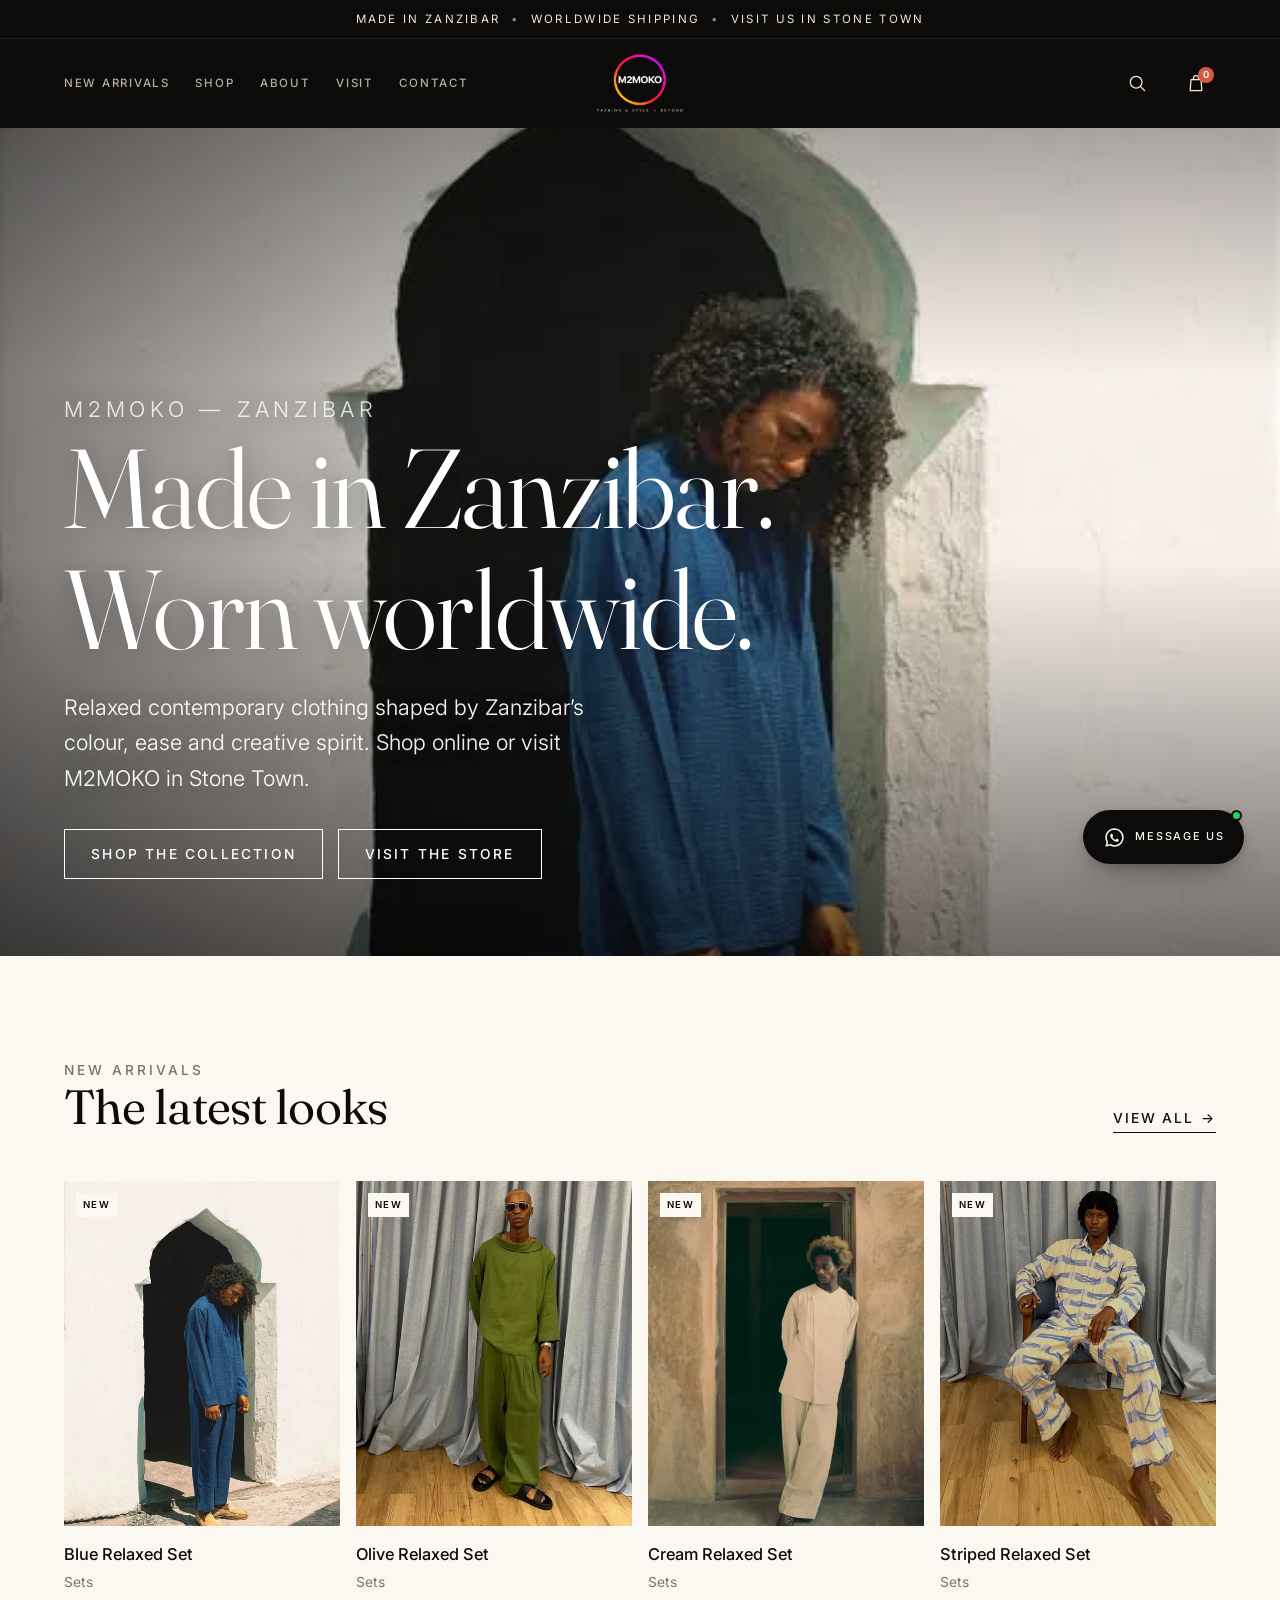
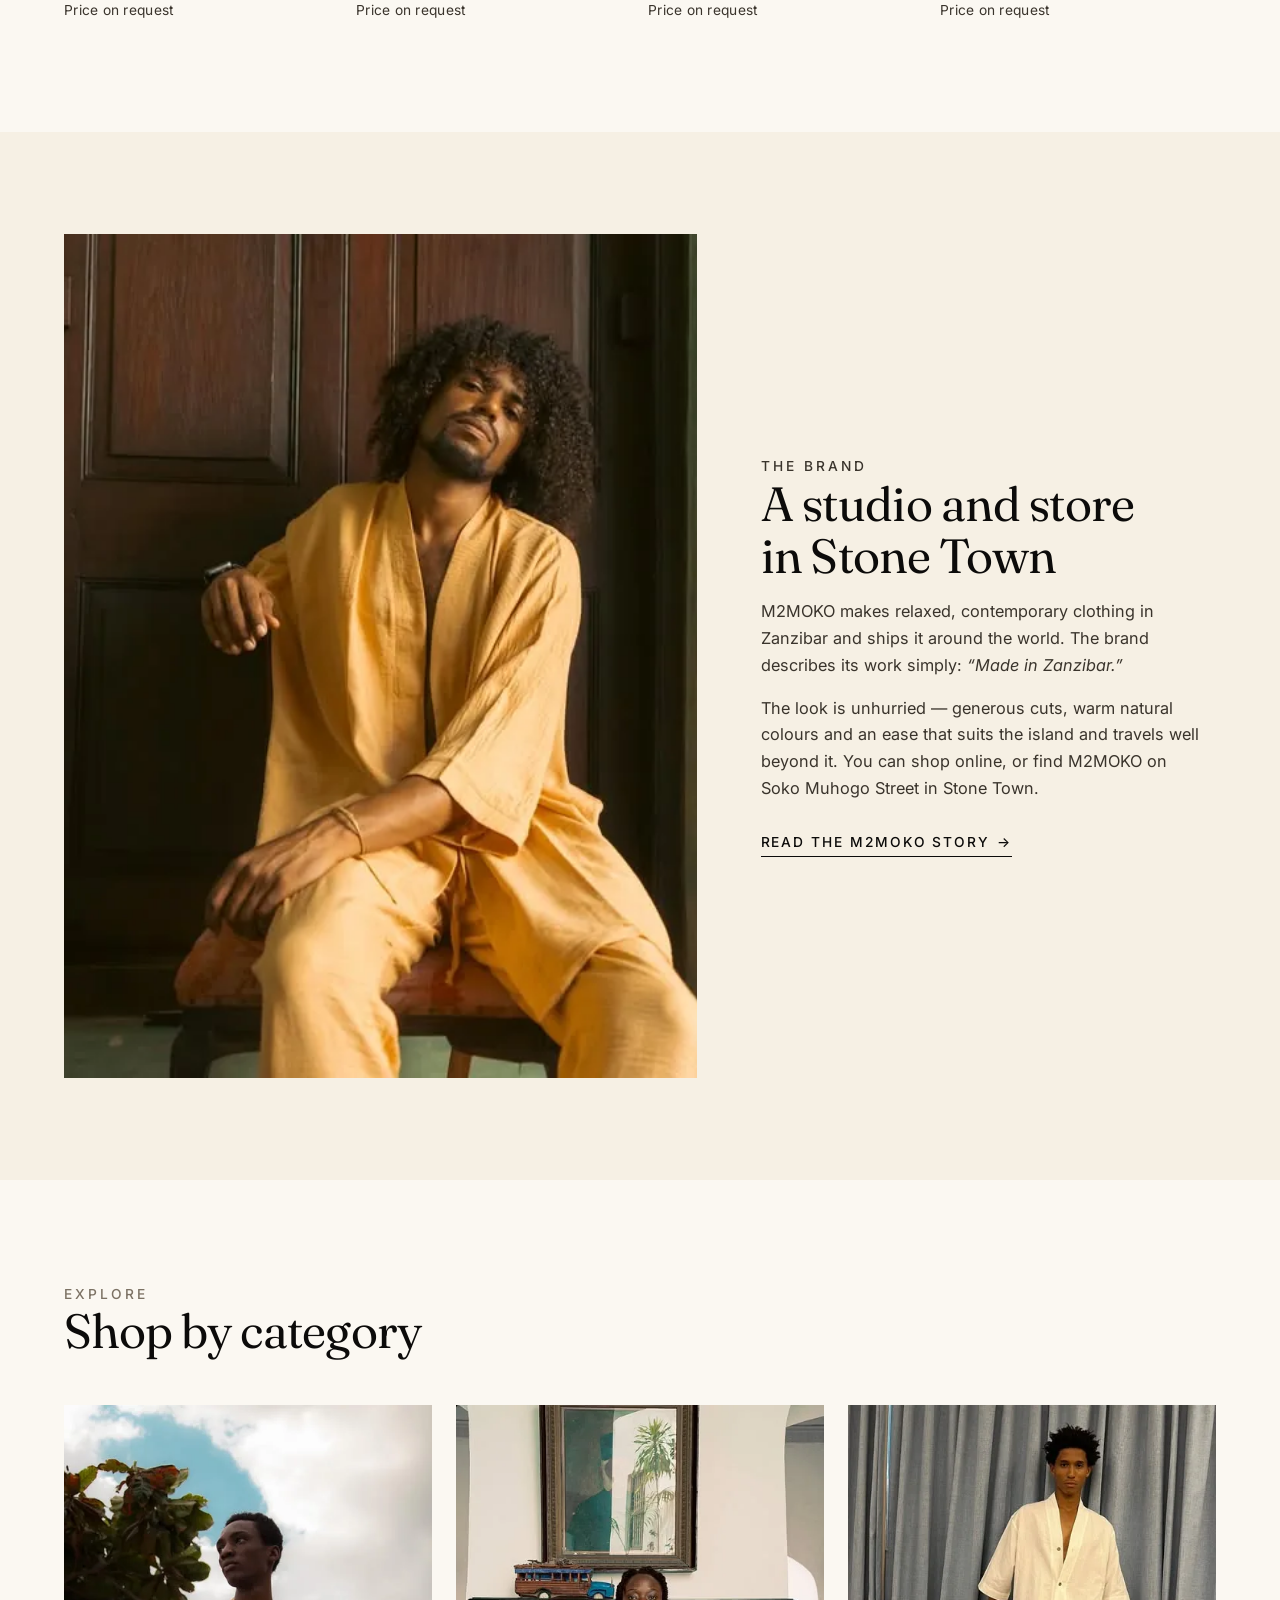
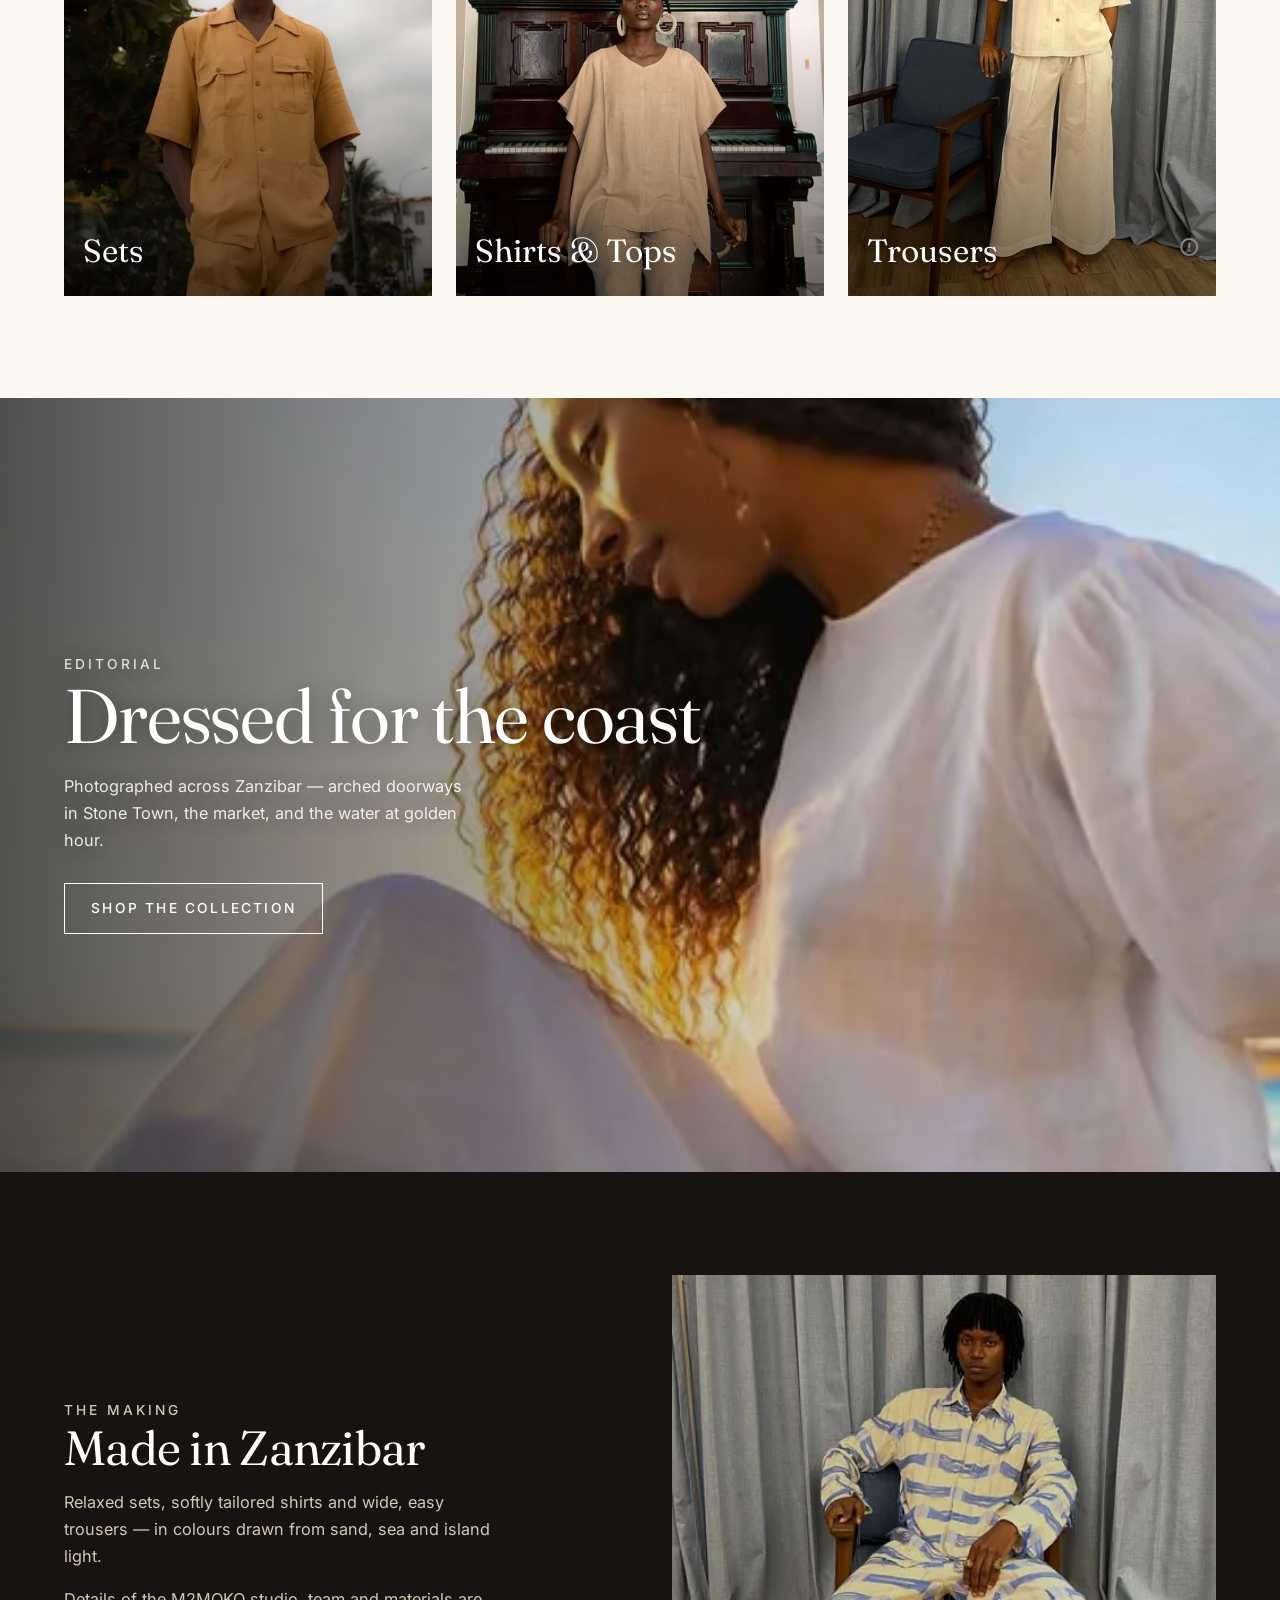
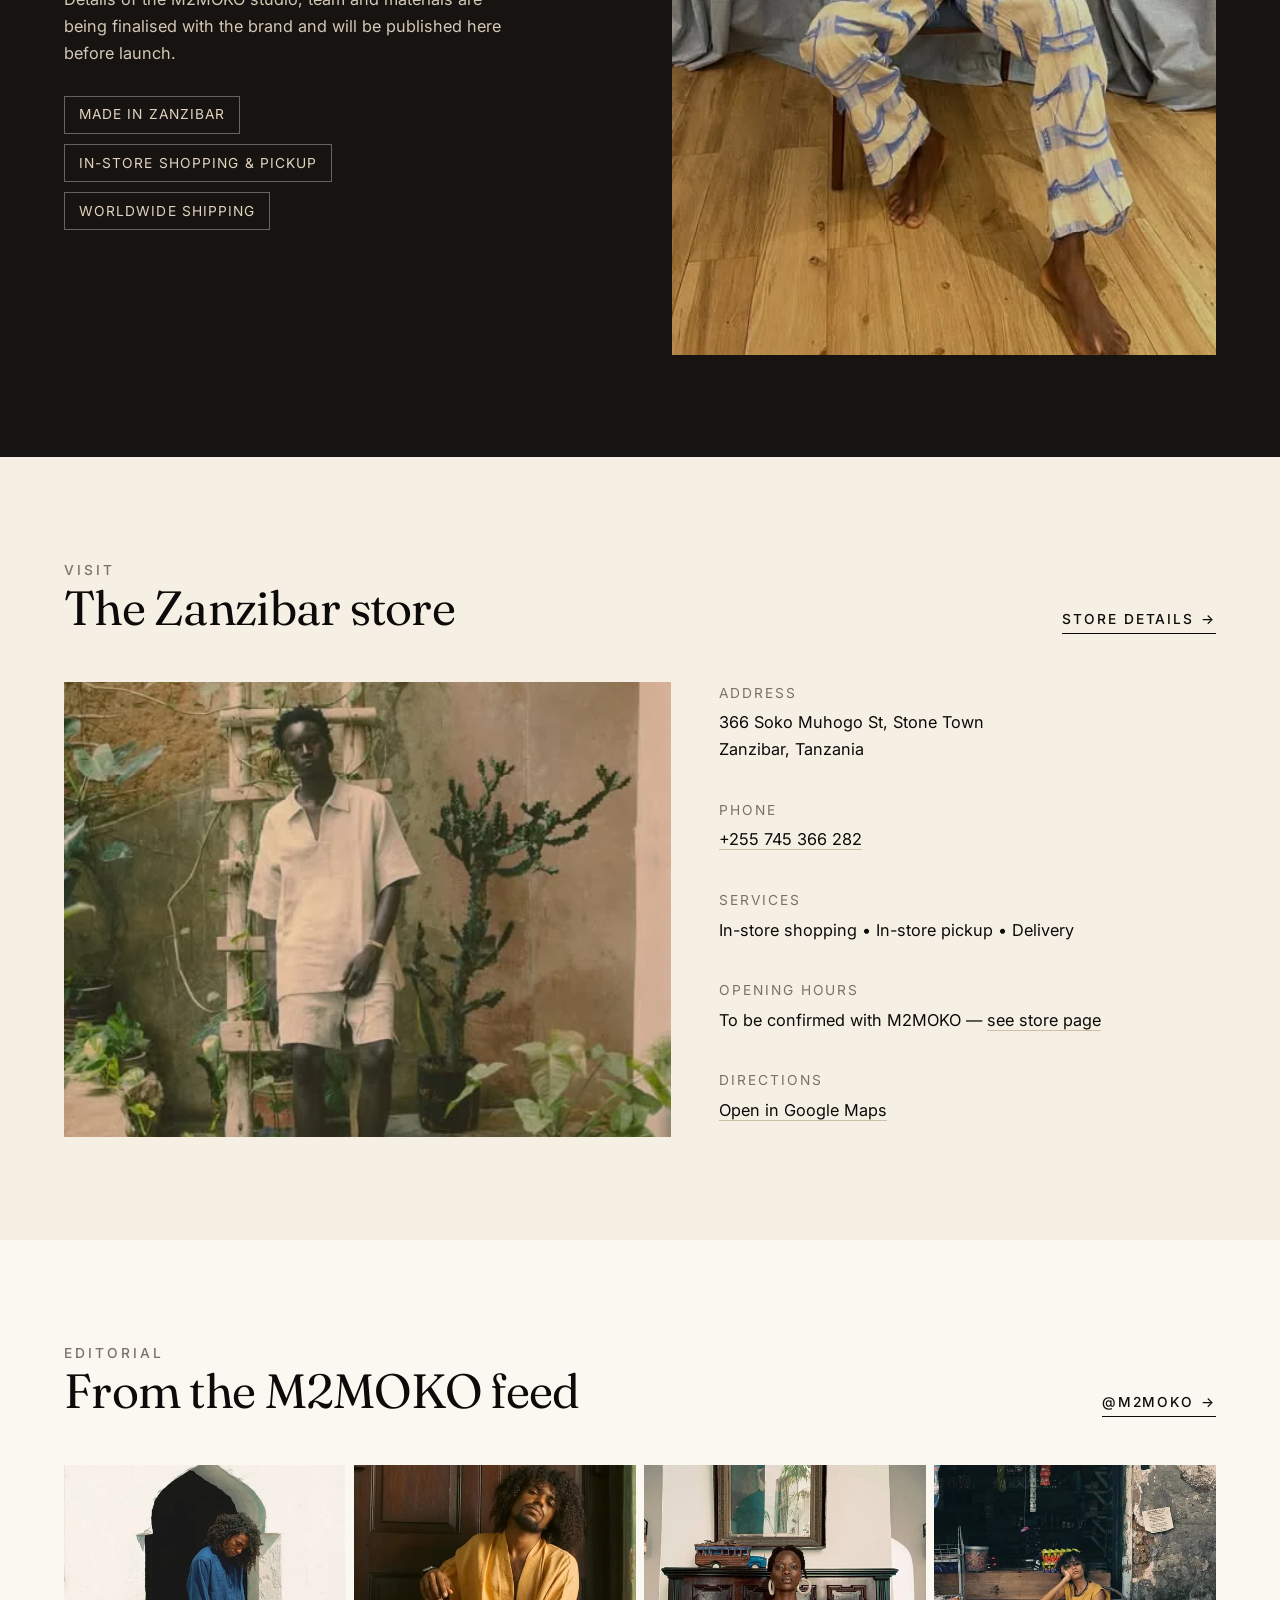
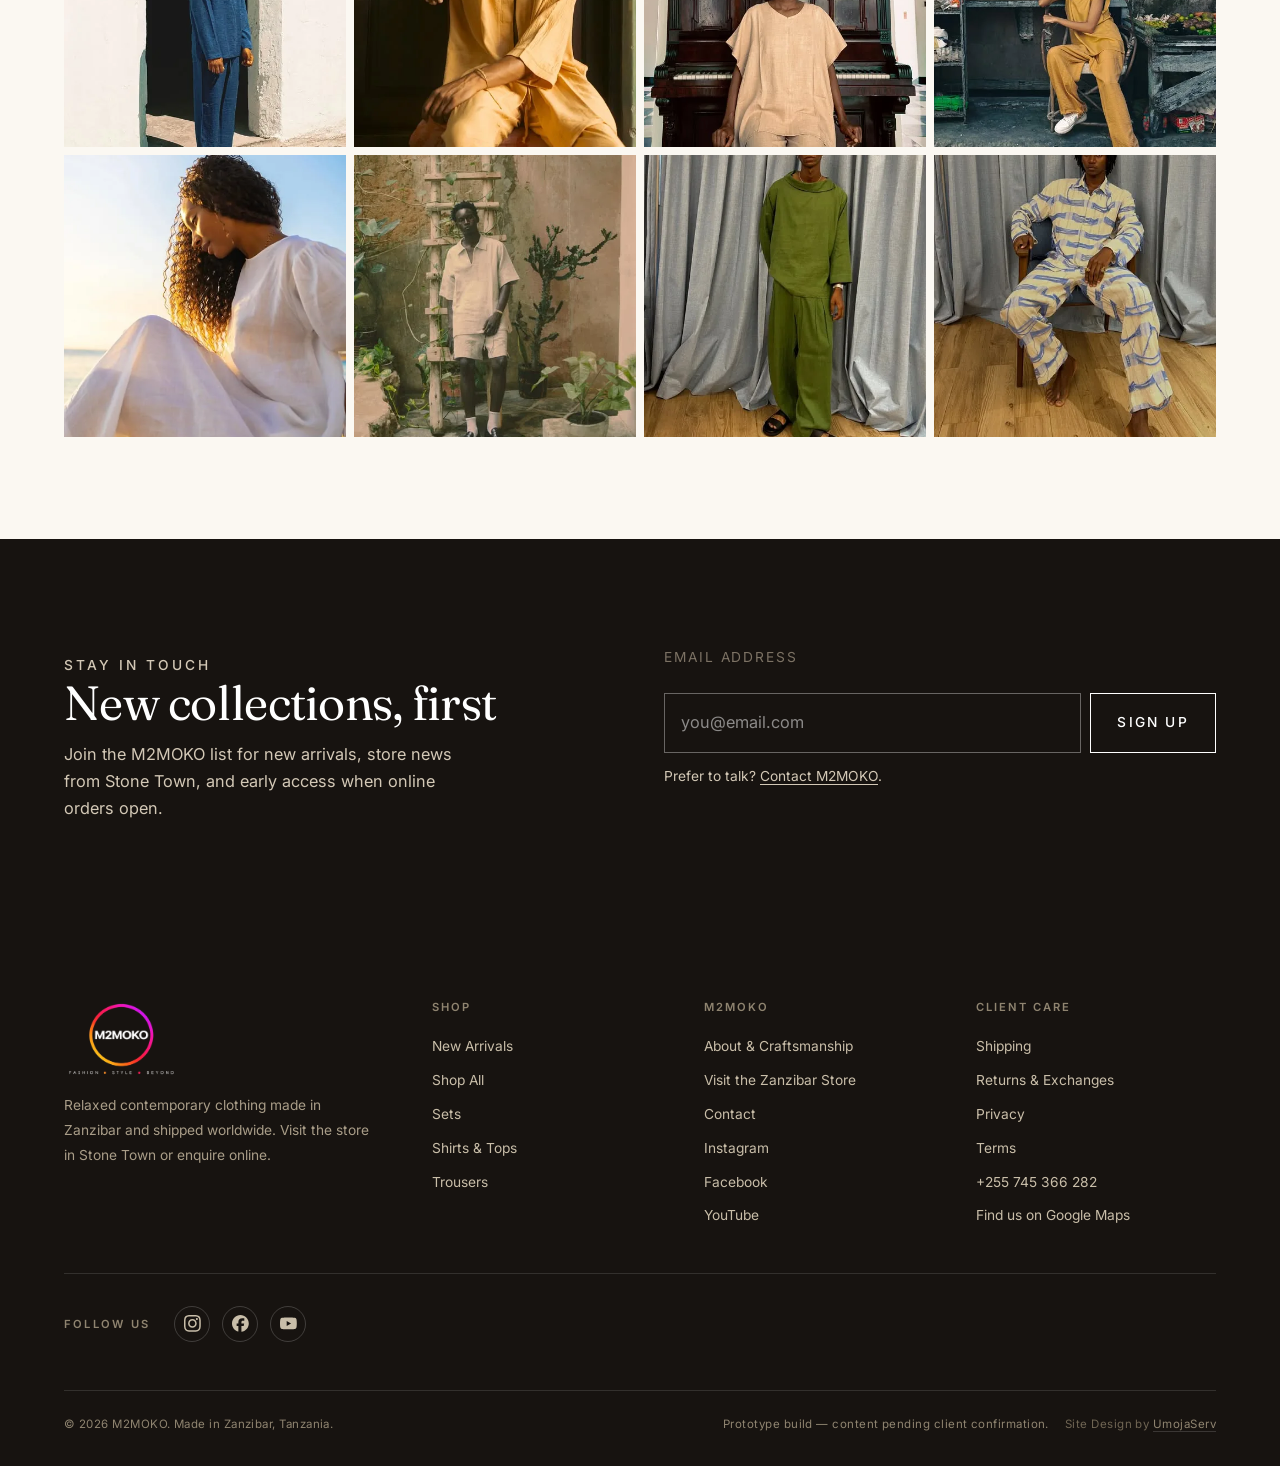
<file: index.html>
<!doctype html>
<html lang="en">
<head>
<meta charset="utf-8">
<meta name="viewport" content="width=device-width, initial-scale=1">
<title>M2MOKO — Made in Zanzibar. Worn worldwide.</title>
<meta name="description" content="M2MOKO is a clothing studio and store in Stone Town, Zanzibar. Relaxed contemporary sets, shirts and trousers — shop online or visit the store. Prototype site.">
<meta name="robots" content="noindex">
<meta property="og:title" content="M2MOKO — Made in Zanzibar. Worn worldwide.">
<meta property="og:description" content="Relaxed contemporary clothing made in Zanzibar and shipped worldwide.">
<meta property="og:type" content="website">
<meta property="og:image" content="assets/image/hero-blue-set.webp">
<link rel="preconnect" href="https://fonts.googleapis.com">
<link rel="preconnect" href="https://fonts.gstatic.com" crossorigin>
<link href="https://fonts.googleapis.com/css2?family=Fraunces:opsz,wght@9..144,300;9..144,400;9..144,500&family=Inter:wght@400;500;600&display=swap" rel="stylesheet">
<link rel="stylesheet" href="assets/css/site.css?v=4">
</head>
<body data-page="home">
<a class="skip-link" href="#main">Skip to content</a>
<div id="site-header"></div>

<main id="main">

  <!-- Hero -->
  <section class="hero">
    <img src="assets/image/hero-blue-set.webp" alt="M2MOKO model in a blue relaxed set standing in an arched white doorway in Stone Town, Zanzibar" width="512" height="640" fetchpriority="high">
    <div class="hero-inner">
      <p class="eyebrow" style="color:rgba(255,255,255,.8)">M2MOKO — Zanzibar</p>
      <h1>Made in Zanzibar.<br>Worn worldwide.</h1>
      <p>Relaxed contemporary clothing shaped by Zanzibar&rsquo;s colour, ease and creative spirit. Shop online or visit M2MOKO in Stone Town.</p>
      <div class="hero-actions">
        <a class="btn btn--light" href="pages/shop.html">Shop the collection</a>
        <a class="btn btn--light" href="pages/visit.html">Visit the store</a>
      </div>
    </div>
  </section>

  <!-- New arrivals -->
  <section class="section" id="new">
    <div class="wrap">
      <div class="section-head" data-reveal>
        <div>
          <p class="eyebrow">New Arrivals</p>
          <h2>The latest looks</h2>
        </div>
        <a class="link-underline" href="pages/shop.html#new">View all <span class="arw" aria-hidden="true">&rarr;</span></a>
      </div>

      <div class="scroller">
        <a class="card" href="pages/product.html" data-reveal>
          <span class="card-media">
            <img src="assets/shopping/blue-relaxed-set.webp" alt="Model wearing the M2MOKO blue relaxed long-sleeve set in a Stone Town doorway" loading="lazy" width="512" height="640">
            <span class="card-tag">New</span>
            <span class="card-quick">View piece</span>
          </span>
          <span class="card-body">
            <span class="card-name">Blue Relaxed Set</span>
            <span class="card-cat">Sets</span>
            <span class="card-price">Price on request</span>
          </span>
        </a>
        <a class="card" href="pages/product.html" data-reveal>
          <span class="card-media">
            <img src="assets/shopping/olive-relaxed-set.webp" alt="Model wearing the M2MOKO olive green relaxed set with wide trousers" loading="lazy" width="480" height="640">
            <span class="card-tag">New</span>
            <span class="card-quick">View piece</span>
          </span>
          <span class="card-body">
            <span class="card-name">Olive Relaxed Set</span>
            <span class="card-cat">Sets</span>
            <span class="card-price">Price on request</span>
          </span>
        </a>
        <a class="card" href="pages/product.html" data-reveal>
          <span class="card-media">
            <img src="assets/shopping/cream-relaxed-set.webp" alt="Model wearing the M2MOKO cream relaxed set in a weathered Zanzibar doorway" loading="lazy" width="480" height="640">
            <span class="card-tag">New</span>
            <span class="card-quick">View piece</span>
          </span>
          <span class="card-body">
            <span class="card-name">Cream Relaxed Set</span>
            <span class="card-cat">Sets</span>
            <span class="card-price">Price on request</span>
          </span>
        </a>
        <a class="card" href="pages/product.html" data-reveal>
          <span class="card-media">
            <img src="assets/shopping/striped-relaxed-set.webp" alt="Model seated wearing the M2MOKO blue and cream brushstroke-striped set" loading="lazy" width="480" height="640">
            <span class="card-tag">New</span>
            <span class="card-quick">View piece</span>
          </span>
          <span class="card-body">
            <span class="card-name">Striped Relaxed Set</span>
            <span class="card-cat">Sets</span>
            <span class="card-price">Price on request</span>
          </span>
        </a>
      </div>
    </div>
  </section>

  <!-- Brand intro -->
  <section class="section section--cream">
    <div class="wrap">
      <div class="split split--wide-media">
        <div class="split-media split-media--tall" data-reveal>
          <img src="assets/shopping/mustard-relaxed-set.webp" alt="Model seated against a dark carved wooden door wearing a mustard yellow M2MOKO set" loading="lazy" width="512" height="640">
        </div>
        <div class="split-body" data-reveal>
          <p class="eyebrow">The brand</p>
          <h2>A studio and store in Stone Town</h2>
          <p>M2MOKO makes relaxed, contemporary clothing in Zanzibar and ships it around the world. The brand describes its work simply: <em>&ldquo;Made in Zanzibar.&rdquo;</em></p>
          <p>The look is unhurried &mdash; generous cuts, warm natural colours and an ease that suits the island and travels well beyond it. You can shop online, or find M2MOKO on Soko Muhogo Street in Stone Town.</p>
          <a class="link-underline" href="pages/about.html">Read the M2MOKO story <span class="arw" aria-hidden="true">&rarr;</span></a>
        </div>
      </div>
    </div>
  </section>

  <!-- Category tiles -->
  <section class="section">
    <div class="wrap">
      <div class="section-head" data-reveal>
        <div>
          <p class="eyebrow">Explore</p>
          <h2>Shop by category</h2>
        </div>
      </div>
      <div class="cat-tiles">
        <a class="cat-tile" href="pages/shop.html?c=sets" data-reveal>
          <img src="assets/shopping/tan-short-sleeve-set.webp" alt="Model outdoors in Stone Town wearing a tan short-sleeve M2MOKO set" loading="lazy" width="512" height="640">
          <span>Sets</span>
        </a>
        <a class="cat-tile" href="pages/shop.html?c=tops" data-reveal>
          <img src="assets/shopping/cream-piano-look.webp" alt="Model in front of an upright piano wearing a cream M2MOKO tunic top" loading="lazy" width="512" height="640">
          <span>Shirts &amp; Tops</span>
        </a>
        <a class="cat-tile" href="pages/shop.html?c=trousers" data-reveal>
          <img src="assets/shopping/white-tailored-set.webp" alt="Model wearing wide white M2MOKO trousers with a matching short-sleeve shirt" loading="lazy" width="480" height="640">
          <span>Trousers</span>
        </a>
      </div>
    </div>
  </section>

  <!-- Campaign -->
  <section class="campaign">
    <img src="assets/shopping/white-editorial-look.webp" alt="Model in a flowing white M2MOKO piece sitting by the sea at sunset in Zanzibar" loading="lazy" width="512" height="640">
    <div class="campaign-inner" data-reveal>
      <p class="eyebrow" style="color:rgba(255,255,255,.8)">Editorial</p>
      <h2>Dressed for the coast</h2>
      <p>Photographed across Zanzibar &mdash; arched doorways in Stone Town, the market, and the water at golden hour.</p>
      <a class="btn btn--light" href="pages/shop.html">Shop the collection</a>
    </div>
  </section>

  <!-- The look / making -->
  <section class="section section--dark">
    <div class="wrap">
      <div class="split split--reverse">
        <div class="split-media" data-reveal>
          <img src="assets/shopping/striped-relaxed-set.webp" alt="Model wearing the M2MOKO brushstroke-striped shirt and trouser set" loading="lazy" width="480" height="640">
        </div>
        <div class="split-body" data-reveal>
          <p class="eyebrow">The making</p>
          <h2>Made in Zanzibar</h2>
          <p>Relaxed sets, softly tailored shirts and wide, easy trousers &mdash; in colours drawn from sand, sea and island light.</p>
          <p>Details of the M2MOKO studio, team and materials are being finalised with the brand and will be published here before launch.</p>
          <div class="pill-row" style="margin-top:1.8rem">
            <span class="pill">Made in Zanzibar</span>
            <span class="pill">In-store shopping &amp; pickup</span>
            <span class="pill">Worldwide shipping</span>
          </div>
        </div>
      </div>
    </div>
  </section>

  <!-- Visit -->
  <section class="section section--cream">
    <div class="wrap">
      <div class="section-head" data-reveal>
        <div>
          <p class="eyebrow">Visit</p>
          <h2>The Zanzibar store</h2>
        </div>
        <a class="link-underline" href="pages/visit.html">Store details <span class="arw" aria-hidden="true">&rarr;</span></a>
      </div>
      <div class="info-grid">
        <div data-reveal>
          <img src="assets/shopping/pink-short-sleeve-look.webp" alt="Model in a plant-filled Zanzibar courtyard wearing a pale short-sleeve M2MOKO set" loading="lazy" width="488" height="640" style="width:100%;aspect-ratio:4/3;object-fit:cover;background:var(--paper-2)">
        </div>
        <dl class="info-list" data-reveal>
          <div>
            <dt>Address</dt>
            <dd>366 Soko Muhogo St, Stone Town<br>Zanzibar, Tanzania</dd>
          </div>
          <div>
            <dt>Phone</dt>
            <dd><a href="tel:+255745366282">+255 745 366 282</a></dd>
          </div>
          <div>
            <dt>Services</dt>
            <dd>In-store shopping &bull; In-store pickup &bull; Delivery</dd>
          </div>
          <div>
            <dt>Opening hours</dt>
            <dd>To be confirmed with M2MOKO &mdash; <a href="pages/visit.html">see store page</a></dd>
          </div>
          <div>
            <dt>Directions</dt>
            <dd><a href="https://maps.app.goo.gl/atzRvAVsEML9krUZ9" target="_blank" rel="noopener">Open in Google Maps</a></dd>
          </div>
        </dl>
      </div>
    </div>
  </section>

  <!-- Gallery -->
  <section class="section">
    <div class="wrap">
      <div class="section-head" data-reveal>
        <div>
          <p class="eyebrow">Editorial</p>
          <h2>From the M2MOKO feed</h2>
        </div>
        <a class="link-underline" href="https://www.instagram.com/m2moko/" target="_blank" rel="noopener">@m2moko <span class="arw" aria-hidden="true">&rarr;</span></a>
      </div>
      <div class="gallery" data-reveal>
        <a href="https://www.instagram.com/m2moko/" target="_blank" rel="noopener"><img src="assets/gallery/c0c5854d5dc2de68.webp" alt="M2MOKO blue set in a Stone Town doorway" loading="lazy" width="512" height="640"></a>
        <a href="https://www.instagram.com/m2moko/" target="_blank" rel="noopener"><img src="assets/gallery/5ec6c55eff82c57d.webp" alt="M2MOKO mustard set against a carved wooden door" loading="lazy" width="512" height="640"></a>
        <a href="https://www.instagram.com/m2moko/" target="_blank" rel="noopener"><img src="assets/gallery/a09516210360cf50.webp" alt="M2MOKO cream tunic in front of a piano" loading="lazy" width="512" height="640"></a>
        <a href="https://www.instagram.com/m2moko/" target="_blank" rel="noopener"><img src="assets/gallery/650da2661c80d369.webp" alt="M2MOKO mustard look at a Zanzibar market stall" loading="lazy" width="512" height="640"></a>
        <a href="https://www.instagram.com/m2moko/" target="_blank" rel="noopener"><img src="assets/gallery/dcb5152af025d1f6.webp" alt="M2MOKO white editorial look by the sea" loading="lazy" width="512" height="640"></a>
        <a href="https://www.instagram.com/m2moko/" target="_blank" rel="noopener"><img src="assets/gallery/bca20491d9785168.webp" alt="M2MOKO pale set in a plant-filled courtyard" loading="lazy" width="488" height="640"></a>
        <a href="https://www.instagram.com/m2moko/" target="_blank" rel="noopener"><img src="assets/gallery/4f47346787d14be4.webp" alt="M2MOKO olive set with wide trousers" loading="lazy" width="480" height="640"></a>
        <a href="https://www.instagram.com/m2moko/" target="_blank" rel="noopener"><img src="assets/gallery/2140f780d733bbd8.webp" alt="M2MOKO brushstroke-striped set" loading="lazy" width="480" height="640"></a>
      </div>
    </div>
  </section>

  <!-- Newsletter -->
  <section class="section section--dark">
    <div class="wrap">
      <div class="callout">
        <div data-reveal>
          <p class="eyebrow">Stay in touch</p>
          <h2>New collections, first</h2>
          <p>Join the M2MOKO list for new arrivals, store news from Stone Town, and early access when online orders open.</p>
        </div>
        <form data-proto data-reveal aria-label="Newsletter sign-up">
          <label class="field-label" for="nl-email">Email address</label>
          <div class="form-row">
            <input class="input" type="email" id="nl-email" name="email" placeholder="you@email.com" required>
            <button class="btn btn--light" type="submit">Sign up</button>
          </div>
          <p class="form-note">Prefer to talk? <a href="pages/contact.html" style="border-bottom:1px solid currentColor">Contact M2MOKO</a>.</p>
          <p class="form-status" role="status" aria-live="polite"></p>
        </form>
      </div>
    </div>
  </section>

</main>

<div id="site-footer"></div>
<script src="assets/js/site.js?v=4"></script>
</body>
</html>
</file>
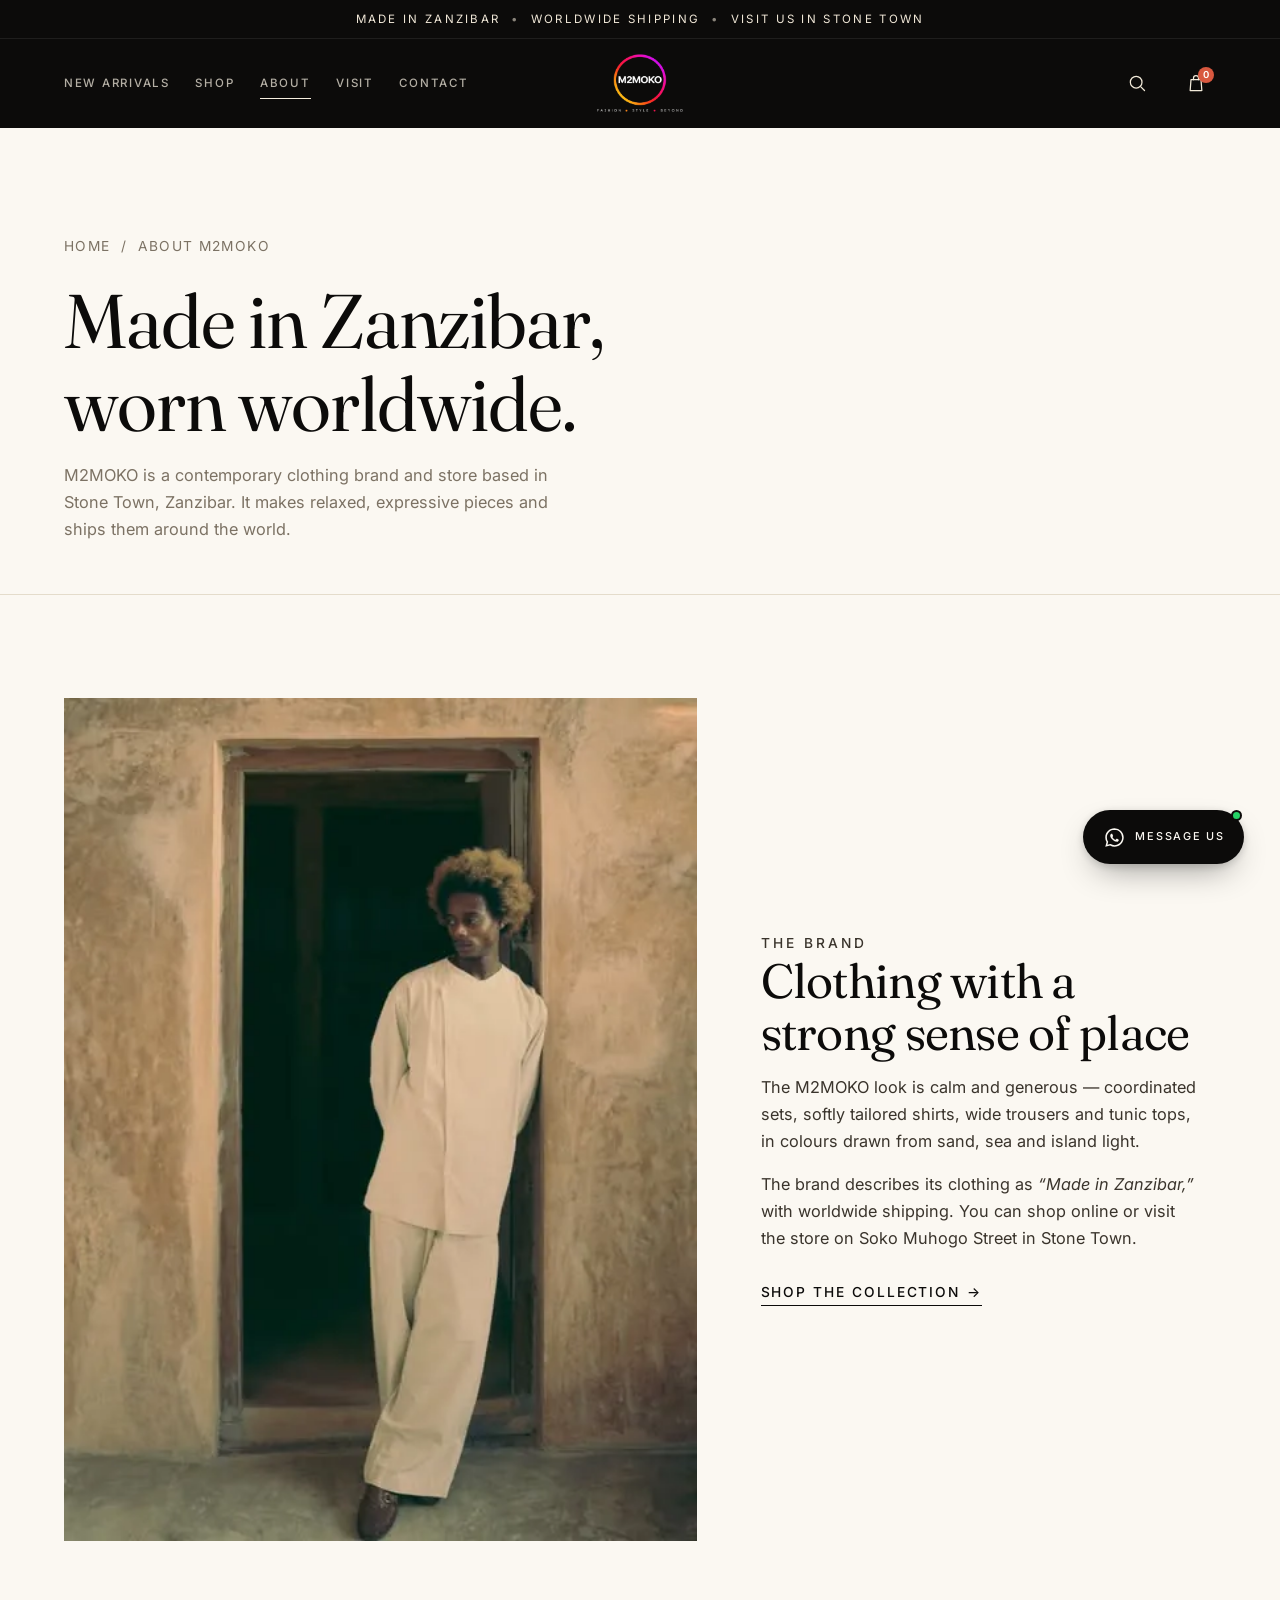
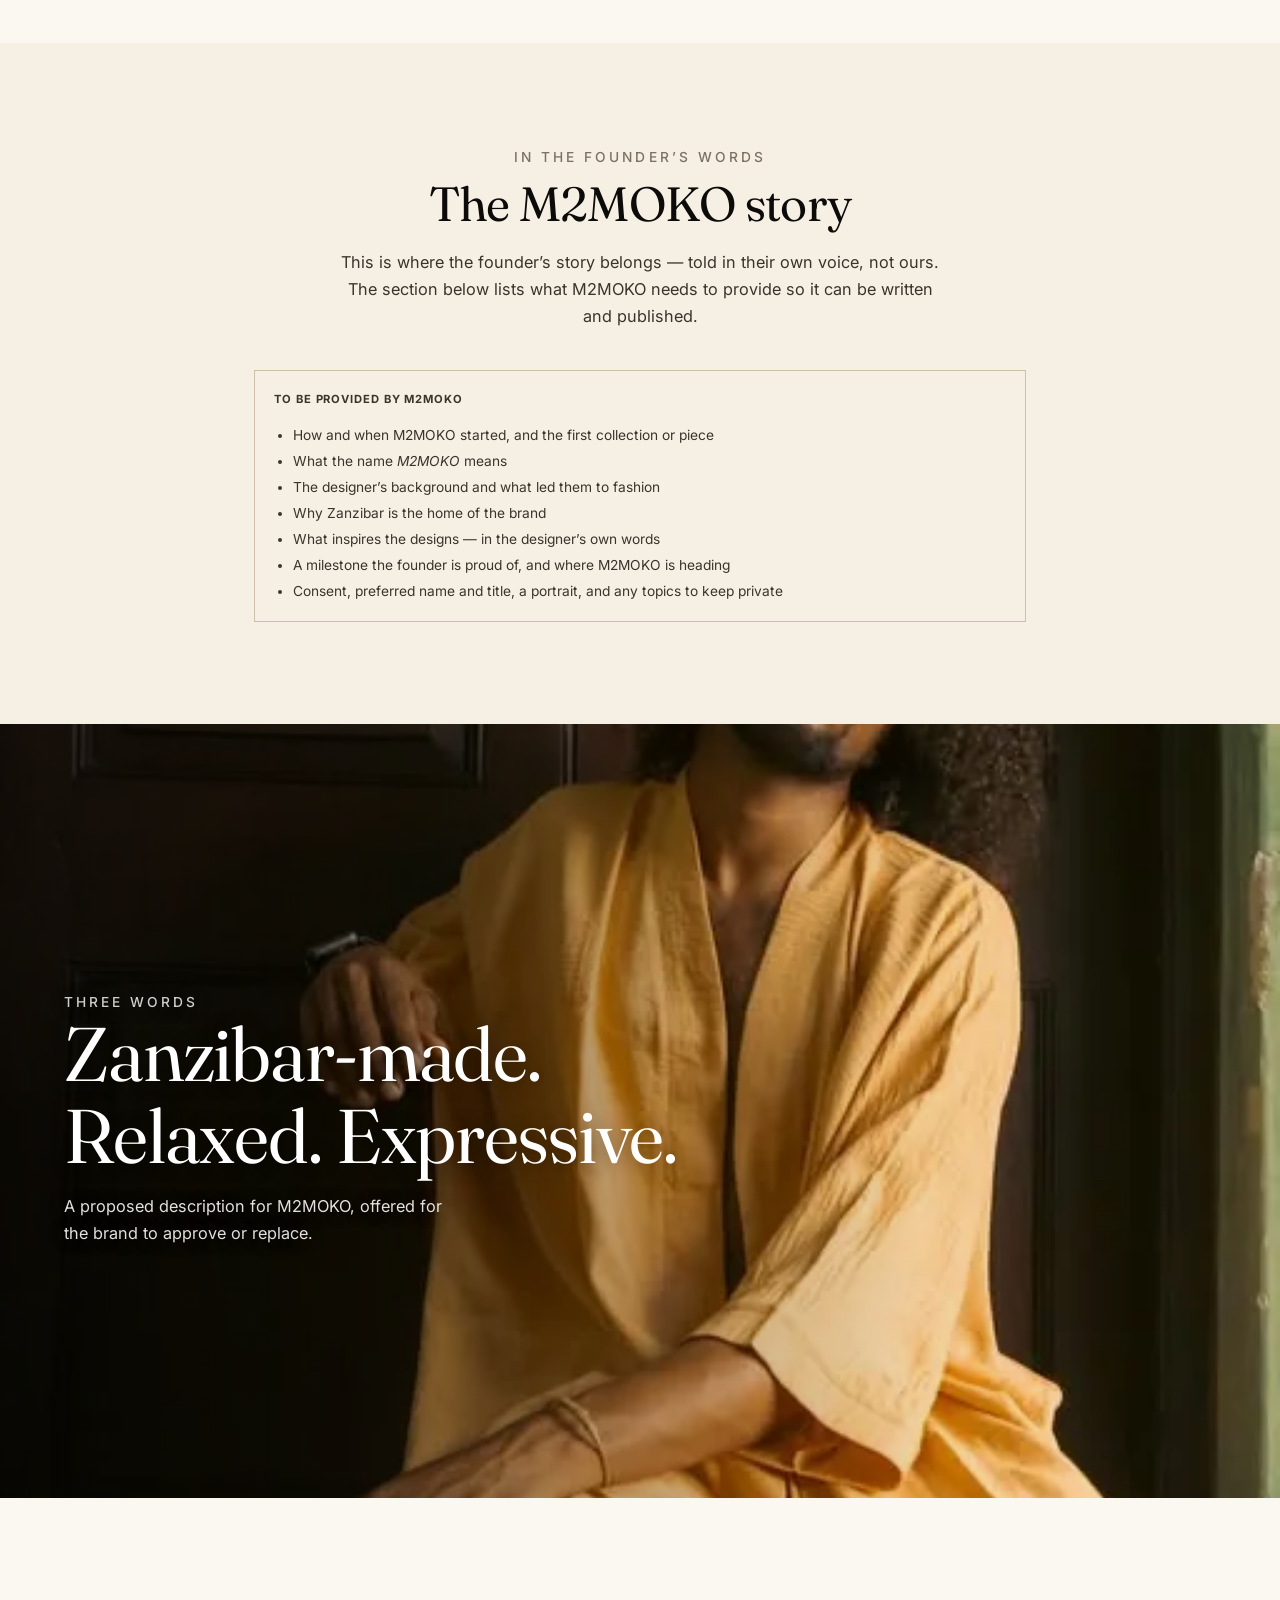
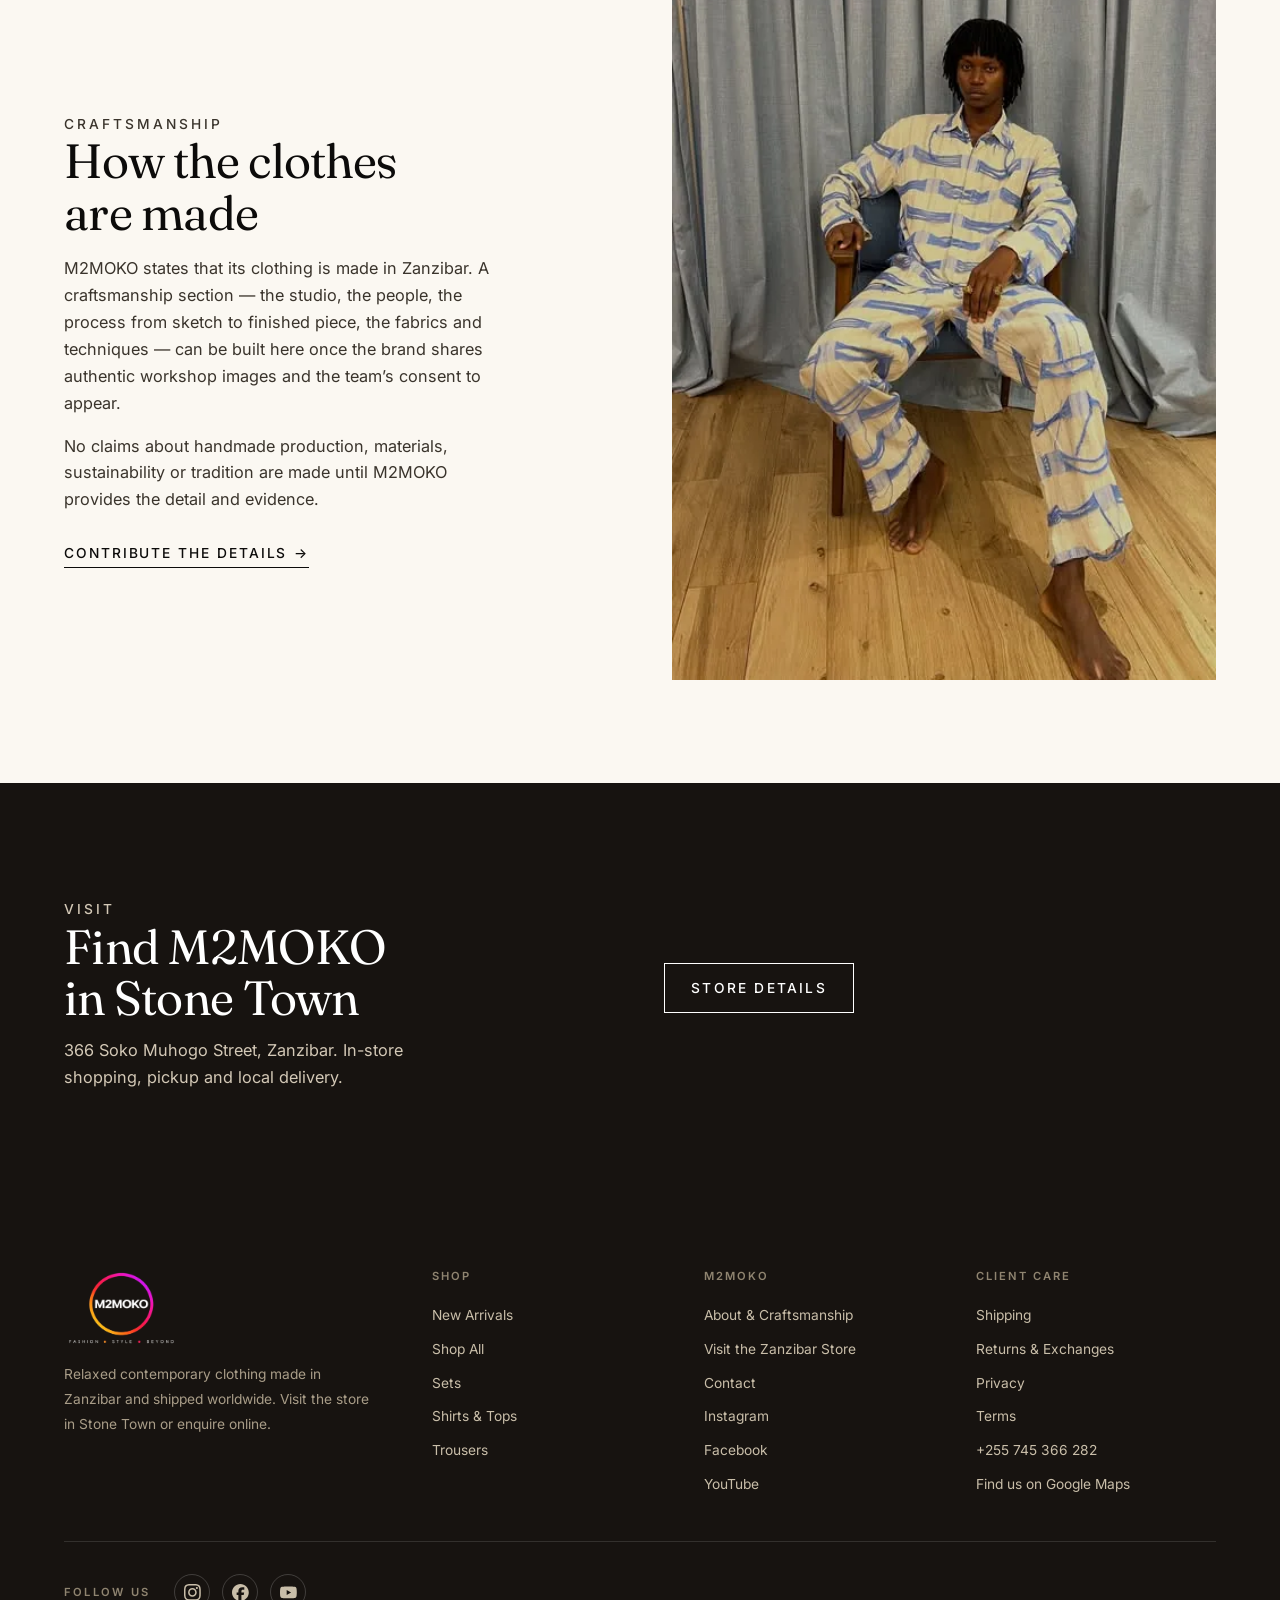
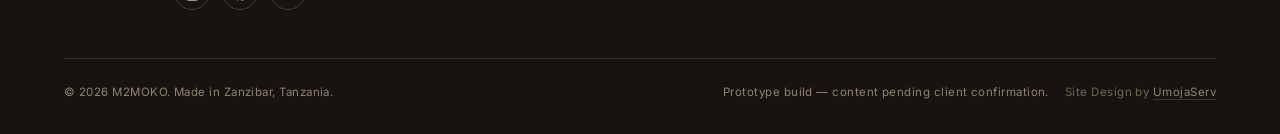
<file: pages/about.html>
<!doctype html>
<html lang="en">
<head>
<meta charset="utf-8">
<meta name="viewport" content="width=device-width, initial-scale=1">
<title>About M2MOKO — Made in Zanzibar</title>
<meta name="description" content="M2MOKO is a contemporary clothing brand and store in Stone Town, Zanzibar. The founder's story and craftsmanship details are being finalised with the brand.">
<meta name="robots" content="noindex">
<link rel="preconnect" href="https://fonts.googleapis.com">
<link rel="preconnect" href="https://fonts.gstatic.com" crossorigin>
<link href="https://fonts.googleapis.com/css2?family=Fraunces:opsz,wght@9..144,300;9..144,400;9..144,500&family=Inter:wght@400;500;600&display=swap" rel="stylesheet">
<link rel="stylesheet" href="../assets/css/site.css?v=4">
</head>
<body data-page="about">
<a class="skip-link" href="#main">Skip to content</a>
<div id="site-header"></div>

<main id="main">

  <section class="page-hero">
    <div class="wrap">
      <p class="crumbs"><a href="../index.html">Home</a> &nbsp;/&nbsp; About M2MOKO</p>
      <h1>Made in Zanzibar,<br>worn worldwide.</h1>
      <p>M2MOKO is a contemporary clothing brand and store based in Stone Town, Zanzibar. It makes relaxed, expressive pieces and ships them around the world.</p>
    </div>
  </section>

  <section class="section">
    <div class="wrap">
      <div class="split split--wide-media">
        <div class="split-media split-media--tall" data-reveal>
          <img src="../assets/shopping/cream-relaxed-set.webp" alt="M2MOKO cream relaxed set worn in a weathered doorway in Zanzibar" loading="lazy" width="480" height="640">
        </div>
        <div class="split-body" data-reveal>
          <p class="eyebrow">The brand</p>
          <h2>Clothing with a strong sense of place</h2>
          <p>The M2MOKO look is calm and generous &mdash; coordinated sets, softly tailored shirts, wide trousers and tunic tops, in colours drawn from sand, sea and island light.</p>
          <p>The brand describes its clothing as <em>&ldquo;Made in Zanzibar,&rdquo;</em> with worldwide shipping. You can shop online or visit the store on Soko Muhogo Street in Stone Town.</p>
          <a class="link-underline" href="shop.html">Shop the collection <span class="arw" aria-hidden="true">&rarr;</span></a>
        </div>
      </div>
    </div>
  </section>

  <section class="section section--cream">
    <div class="wrap wrap--narrow">
      <div data-reveal>
        <p class="eyebrow center">In the founder&rsquo;s words</p>
        <h2 class="center" style="font-size:var(--step-3);margin-top:.6rem">The M2MOKO story</h2>
        <p class="center measure" style="margin:1.2rem auto 0;color:var(--ink-soft)">
          This is where the founder&rsquo;s story belongs &mdash; told in their own voice, not ours. The section below lists what M2MOKO needs to provide so it can be written and published.
        </p>
      </div>

      <div class="note-box" data-reveal style="margin-top:2.5rem">
        <strong>To be provided by M2MOKO</strong>
        <ul style="margin:.8rem 0 0;padding-left:1.2rem;line-height:1.9">
          <li>How and when M2MOKO started, and the first collection or piece</li>
          <li>What the name <em>M2MOKO</em> means</li>
          <li>The designer&rsquo;s background and what led them to fashion</li>
          <li>Why Zanzibar is the home of the brand</li>
          <li>What inspires the designs &mdash; in the designer&rsquo;s own words</li>
          <li>A milestone the founder is proud of, and where M2MOKO is heading</li>
          <li>Consent, preferred name and title, a portrait, and any topics to keep private</li>
        </ul>
      </div>
    </div>
  </section>

  <section class="campaign">
    <img src="../assets/shopping/mustard-relaxed-set.webp" alt="M2MOKO mustard set photographed against a carved wooden door in Zanzibar" loading="lazy" width="512" height="640">
    <div class="campaign-inner" data-reveal>
      <p class="eyebrow" style="color:rgba(255,255,255,.8)">Three words</p>
      <h2>Zanzibar-made.<br>Relaxed. Expressive.</h2>
      <p>A proposed description for M2MOKO, offered for the brand to approve or replace.</p>
    </div>
  </section>

  <section class="section">
    <div class="wrap">
      <div class="split split--reverse">
        <div class="split-media" data-reveal>
          <img src="../assets/shopping/striped-relaxed-set.webp" alt="M2MOKO brushstroke-striped set" loading="lazy" width="480" height="640">
        </div>
        <div class="split-body" data-reveal>
          <p class="eyebrow">Craftsmanship</p>
          <h2>How the clothes are made</h2>
          <p>M2MOKO states that its clothing is made in Zanzibar. A craftsmanship section &mdash; the studio, the people, the process from sketch to finished piece, the fabrics and techniques &mdash; can be built here once the brand shares authentic workshop images and the team&rsquo;s consent to appear.</p>
          <p>No claims about handmade production, materials, sustainability or tradition are made until M2MOKO provides the detail and evidence.</p>
          <a class="link-underline" href="contact.html">Contribute the details <span class="arw" aria-hidden="true">&rarr;</span></a>
        </div>
      </div>
    </div>
  </section>

  <section class="section section--dark">
    <div class="wrap">
      <div class="callout">
        <div data-reveal>
          <p class="eyebrow">Visit</p>
          <h2>Find M2MOKO in Stone Town</h2>
          <p>366 Soko Muhogo Street, Zanzibar. In-store shopping, pickup and local delivery.</p>
        </div>
        <div data-reveal>
          <a class="btn btn--light" href="visit.html">Store details</a>
        </div>
      </div>
    </div>
  </section>

</main>

<div id="site-footer"></div>
<script src="../assets/js/site.js?v=4"></script>
</body>
</html>
</file>
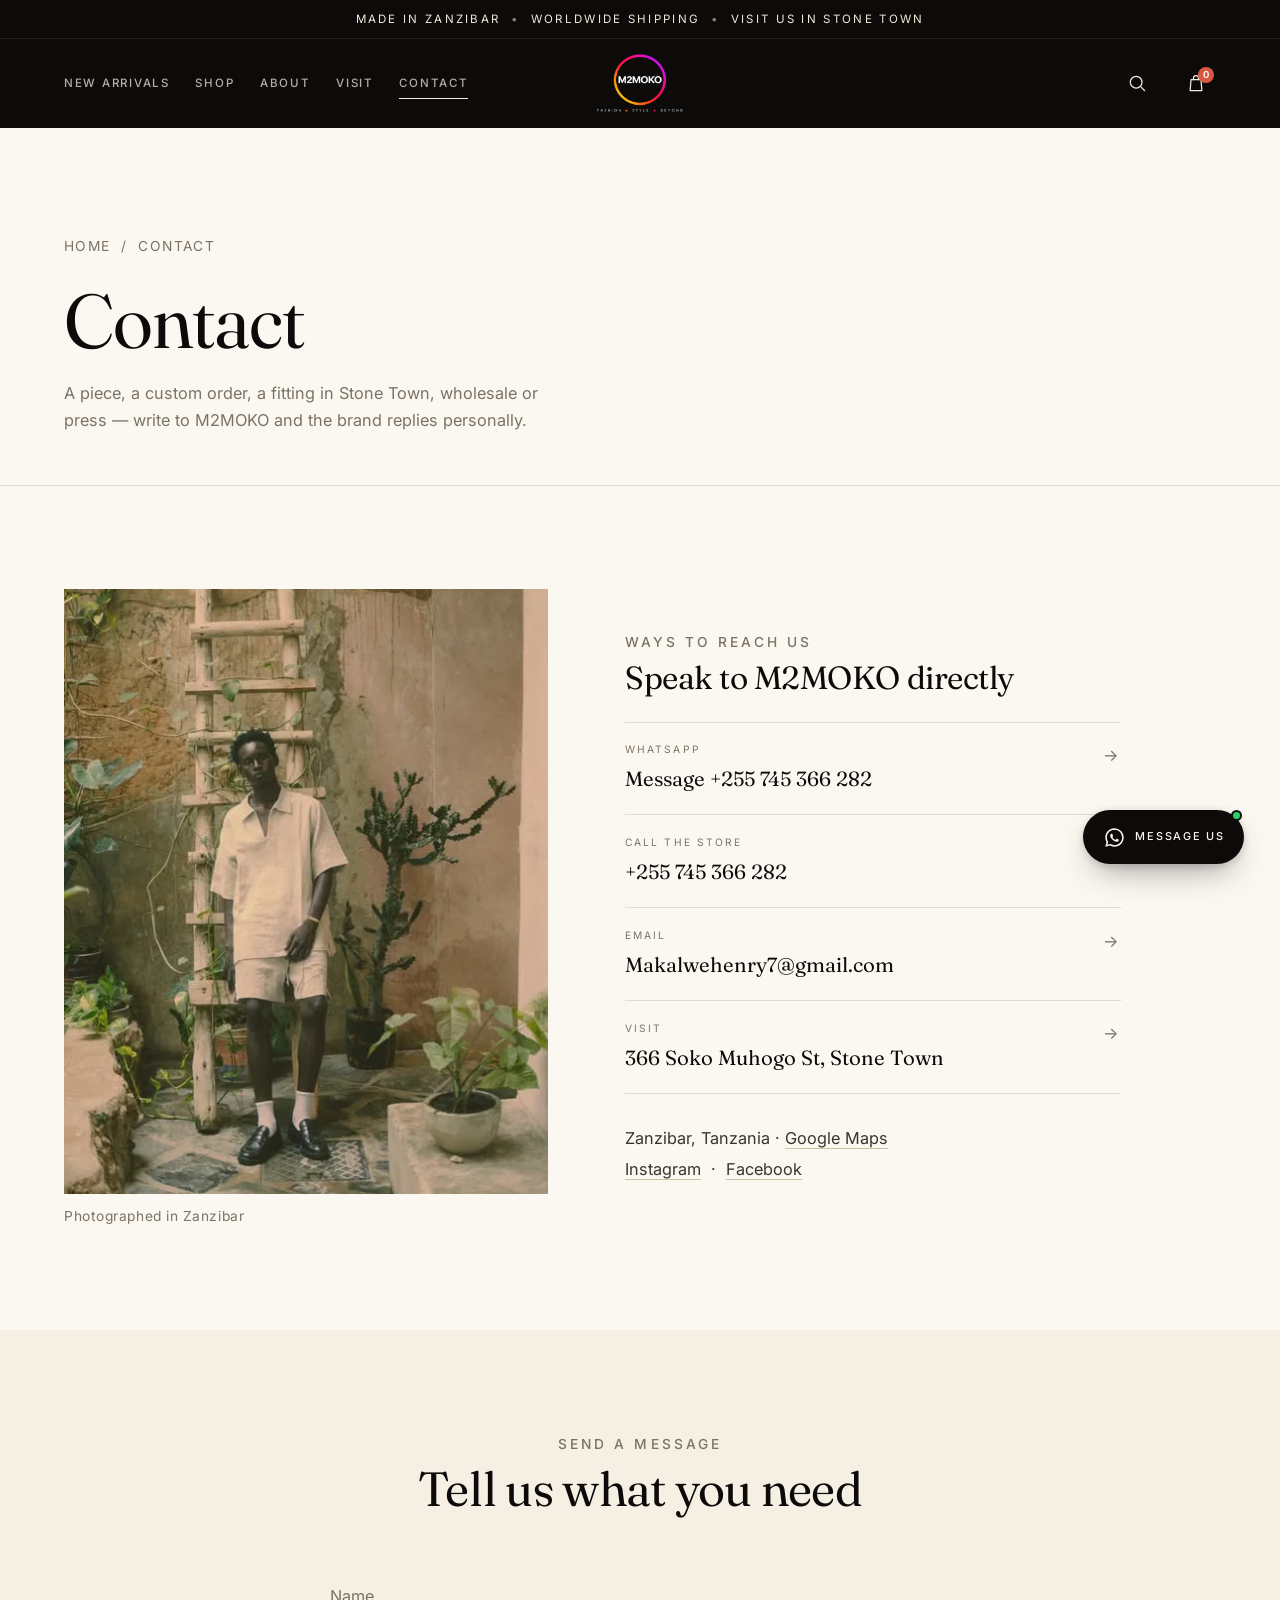
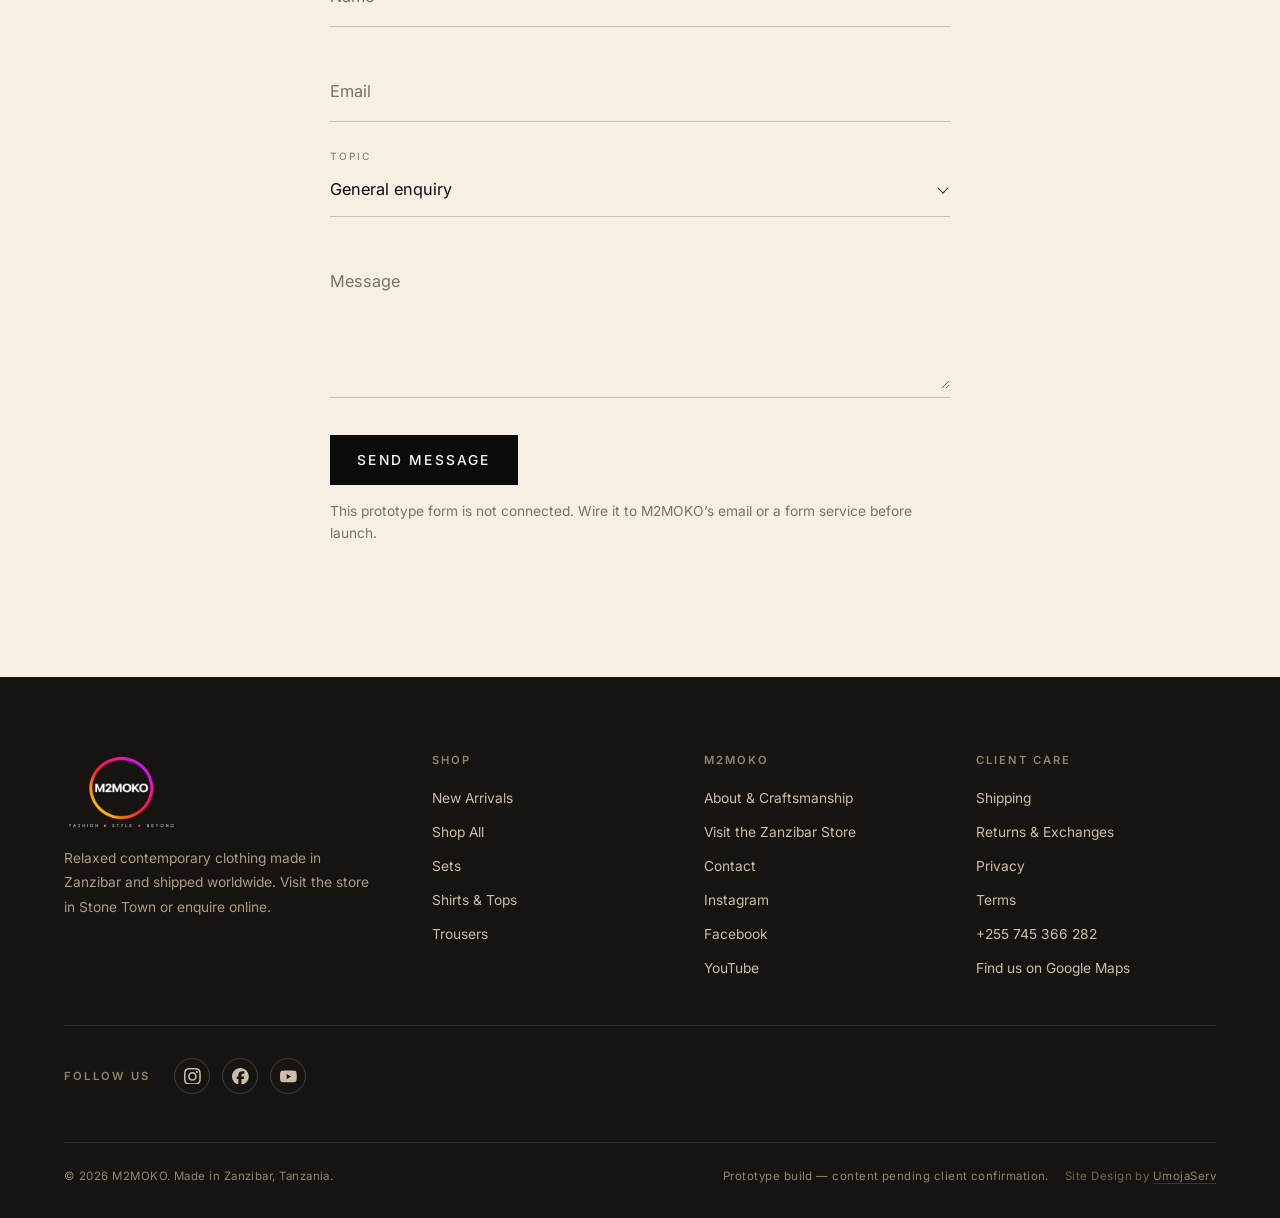
<file: pages/contact.html>
<!doctype html>
<html lang="en">
<head>
<meta charset="utf-8">
<meta name="viewport" content="width=device-width, initial-scale=1">
<title>Contact — M2MOKO</title>
<meta name="description" content="Contact M2MOKO about a piece, a custom order, a fitting or wholesale. Zanzibar store on Soko Muhogo Street. Prototype contact form.">
<meta name="robots" content="noindex">
<link rel="preconnect" href="https://fonts.googleapis.com">
<link rel="preconnect" href="https://fonts.gstatic.com" crossorigin>
<link href="https://fonts.googleapis.com/css2?family=Fraunces:ital,opsz,wght@0,9..144,300;0,9..144,400;0,9..144,500;1,9..144,300;1,9..144,400&family=Inter:wght@400;500;600&display=swap" rel="stylesheet">
<link rel="stylesheet" href="../assets/css/site.css?v=4">
</head>
<body data-page="contact">
<a class="skip-link" href="#main">Skip to content</a>
<div id="site-header"></div>

<main id="main">

  <section class="page-hero">
    <div class="wrap">
      <p class="crumbs"><a href="../index.html">Home</a> &nbsp;/&nbsp; Contact</p>
      <h1>Contact</h1>
      <p>A piece, a custom order, a fitting in Stone Town, wholesale or press &mdash; write to M2MOKO and the brand replies personally.</p>
    </div>
  </section>

  <section class="section">
    <div class="wrap">
      <div class="contact-split">

        <figure class="contact-figure" data-reveal>
          <img src="../assets/shopping/pink-short-sleeve-look.webp" alt="A calm plant-filled Zanzibar courtyard with a model in a pale M2MOKO set" width="488" height="640" loading="lazy">
          <figcaption>Photographed in Zanzibar</figcaption>
        </figure>

        <div class="contact-direct" data-reveal>
          <p class="eyebrow">Ways to reach us</p>
          <h2>Speak to M2MOKO directly</h2>

          <div class="channel-list">
            <a class="channel" href="https://wa.me/255745366282?text=Hello%20M2MOKO%2C%0A%0A%E2%80%94%20sent%20from%20the%20M2MOKO%20website" target="_blank" rel="noopener">
              <span class="channel-k">WhatsApp</span>
              <span class="channel-v">Message +255&nbsp;745&nbsp;366&nbsp;282</span>
              <span class="channel-arw" aria-hidden="true">&rarr;</span>
            </a>
            <a class="channel" href="tel:+255745366282">
              <span class="channel-k">Call the store</span>
              <span class="channel-v">+255&nbsp;745&nbsp;366&nbsp;282</span>
              <span class="channel-arw" aria-hidden="true">&rarr;</span>
            </a>
            <a class="channel" href="mailto:Makalwehenry7@gmail.com">
              <span class="channel-k">Email</span>
              <span class="channel-v">Makalwehenry7@gmail.com</span>
              <span class="channel-arw" aria-hidden="true">&rarr;</span>
            </a>
            <a class="channel" href="visit.html">
              <span class="channel-k">Visit</span>
              <span class="channel-v">366 Soko Muhogo St, Stone Town</span>
              <span class="channel-arw" aria-hidden="true">&rarr;</span>
            </a>
          </div>

          <p class="contact-addr">
            Zanzibar, Tanzania &middot;
            <a href="https://maps.app.goo.gl/atzRvAVsEML9krUZ9" target="_blank" rel="noopener">Google&nbsp;Maps</a><br>
            <a href="https://www.instagram.com/m2moko/" target="_blank" rel="noopener">Instagram</a> &nbsp;&middot;&nbsp;
            <a href="https://www.facebook.com/people/M2moko/100067398135092/" target="_blank" rel="noopener">Facebook</a>
          </p>
        </div>

      </div>
    </div>
  </section>

  <section class="section section--cream">
    <div class="wrap">
      <form class="contact-form" data-proto data-reveal aria-labelledby="cf-heading">
        <p class="eyebrow center">Send a message</p>
        <h2 id="cf-heading" class="contact-form-title">Tell us what you need</h2>

        <div class="field">
          <input type="text" id="cf-name" name="name" autocomplete="name" placeholder=" " required>
          <label for="cf-name">Name</label>
        </div>

        <div class="field">
          <input type="email" id="cf-email" name="email" autocomplete="email" placeholder=" " required>
          <label for="cf-email">Email</label>
        </div>

        <div class="field field--always select-field">
          <select id="cf-topic" name="topic">
            <option>General enquiry</option>
            <option>A specific piece</option>
            <option>Custom order</option>
            <option>Fitting in Zanzibar</option>
            <option>Wholesale</option>
            <option>Press</option>
          </select>
          <label for="cf-topic">Topic</label>
        </div>

        <div class="field">
          <textarea id="cf-msg" name="message" rows="4" placeholder=" " required></textarea>
          <label for="cf-msg">Message</label>
        </div>

        <div class="form-actions">
          <button class="btn btn--solid" type="submit">Send message</button>
          <p class="form-note">This prototype form is not connected. Wire it to M2MOKO&rsquo;s email or a form service before launch.</p>
          <p class="form-status" role="status" aria-live="polite"></p>
        </div>
      </form>
    </div>
  </section>

</main>

<div id="site-footer"></div>
<script src="../assets/js/site.js?v=4"></script>
</body>
</html>
</file>
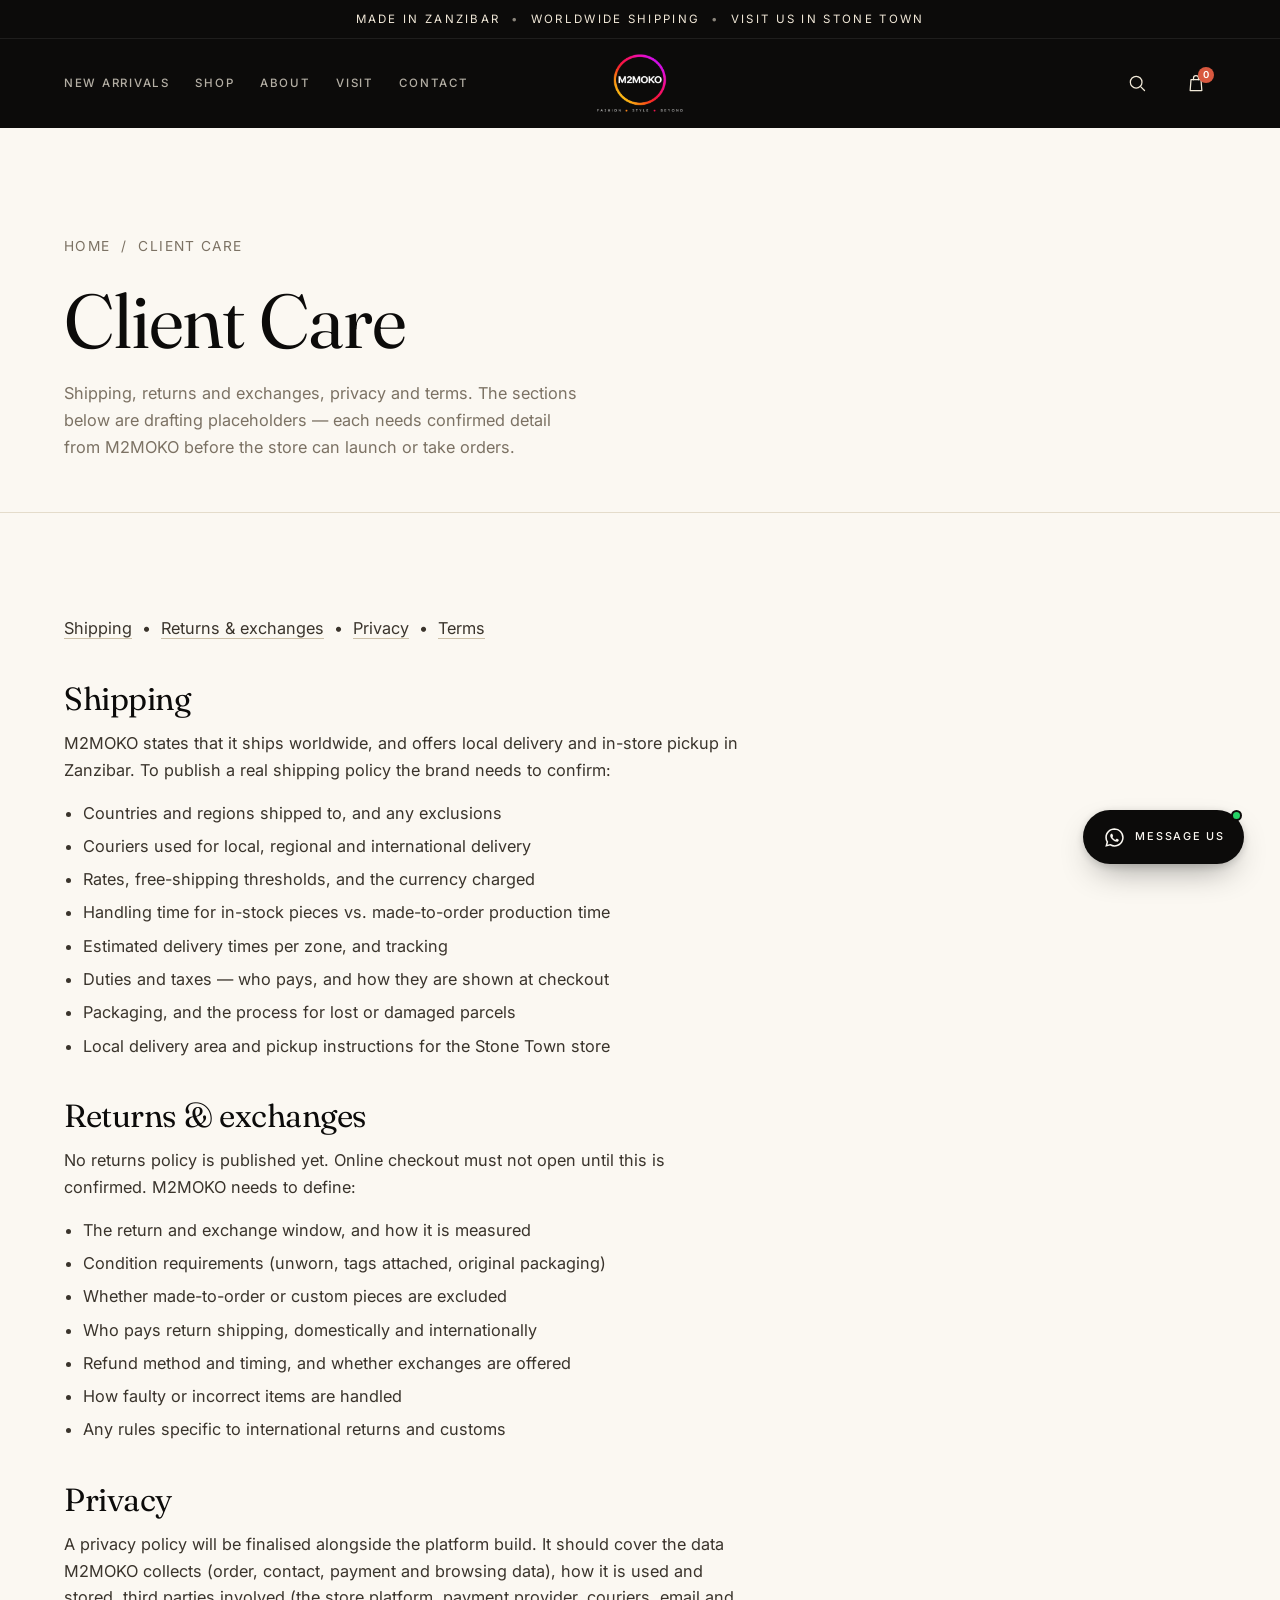
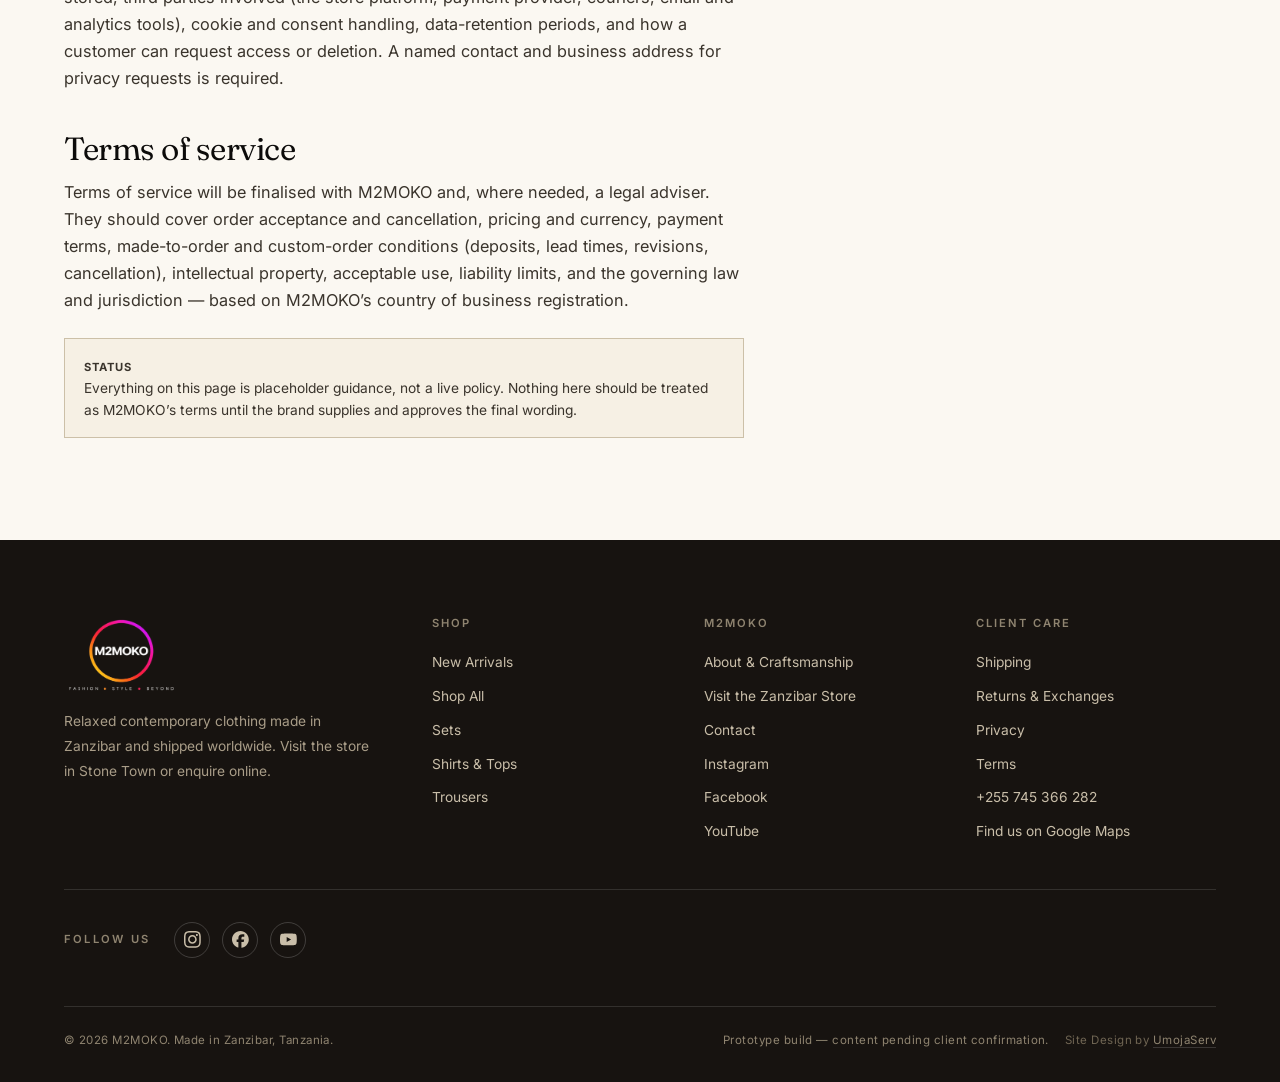
<file: pages/policies.html>
<!doctype html>
<html lang="en">
<head>
<meta charset="utf-8">
<meta name="viewport" content="width=device-width, initial-scale=1">
<title>Client Care — Shipping, Returns, Privacy &amp; Terms — M2MOKO</title>
<meta name="description" content="M2MOKO client care: shipping, returns and exchanges, privacy and terms. Draft placeholders pending confirmation from the brand.">
<meta name="robots" content="noindex">
<link rel="preconnect" href="https://fonts.googleapis.com">
<link rel="preconnect" href="https://fonts.gstatic.com" crossorigin>
<link href="https://fonts.googleapis.com/css2?family=Fraunces:opsz,wght@9..144,300;9..144,400;9..144,500&family=Inter:wght@400;500;600&display=swap" rel="stylesheet">
<link rel="stylesheet" href="../assets/css/site.css?v=4">
</head>
<body data-page="policies">
<a class="skip-link" href="#main">Skip to content</a>
<div id="site-header"></div>

<main id="main">

  <section class="page-hero">
    <div class="wrap">
      <p class="crumbs"><a href="../index.html">Home</a> &nbsp;/&nbsp; Client Care</p>
      <h1>Client Care</h1>
      <p>Shipping, returns and exchanges, privacy and terms. The sections below are drafting placeholders &mdash; each needs confirmed detail from M2MOKO before the store can launch or take orders.</p>
    </div>
  </section>

  <section class="section">
    <div class="wrap">
      <div class="prose">

        <p><a href="#shipping">Shipping</a> &nbsp;&bull;&nbsp; <a href="#returns">Returns &amp; exchanges</a> &nbsp;&bull;&nbsp; <a href="#privacy">Privacy</a> &nbsp;&bull;&nbsp; <a href="#terms">Terms</a></p>

        <h2 id="shipping">Shipping</h2>
        <p>M2MOKO states that it ships worldwide, and offers local delivery and in-store pickup in Zanzibar. To publish a real shipping policy the brand needs to confirm:</p>
        <ul>
          <li>Countries and regions shipped to, and any exclusions</li>
          <li>Couriers used for local, regional and international delivery</li>
          <li>Rates, free-shipping thresholds, and the currency charged</li>
          <li>Handling time for in-stock pieces vs. made-to-order production time</li>
          <li>Estimated delivery times per zone, and tracking</li>
          <li>Duties and taxes &mdash; who pays, and how they are shown at checkout</li>
          <li>Packaging, and the process for lost or damaged parcels</li>
          <li>Local delivery area and pickup instructions for the Stone Town store</li>
        </ul>

        <h2 id="returns">Returns &amp; exchanges</h2>
        <p>No returns policy is published yet. Online checkout must not open until this is confirmed. M2MOKO needs to define:</p>
        <ul>
          <li>The return and exchange window, and how it is measured</li>
          <li>Condition requirements (unworn, tags attached, original packaging)</li>
          <li>Whether made-to-order or custom pieces are excluded</li>
          <li>Who pays return shipping, domestically and internationally</li>
          <li>Refund method and timing, and whether exchanges are offered</li>
          <li>How faulty or incorrect items are handled</li>
          <li>Any rules specific to international returns and customs</li>
        </ul>

        <h2 id="privacy">Privacy</h2>
        <p>A privacy policy will be finalised alongside the platform build. It should cover the data M2MOKO collects (order, contact, payment and browsing data), how it is used and stored, third parties involved (the store platform, payment provider, couriers, email and analytics tools), cookie and consent handling, data-retention periods, and how a customer can request access or deletion. A named contact and business address for privacy requests is required.</p>

        <h2 id="terms">Terms of service</h2>
        <p>Terms of service will be finalised with M2MOKO and, where needed, a legal adviser. They should cover order acceptance and cancellation, pricing and currency, payment terms, made-to-order and custom-order conditions (deposits, lead times, revisions, cancellation), intellectual property, acceptable use, liability limits, and the governing law and jurisdiction &mdash; based on M2MOKO&rsquo;s country of business registration.</p>

        <div class="note-box">
          <strong>Status</strong><br>
          Everything on this page is placeholder guidance, not a live policy. Nothing here should be treated as M2MOKO&rsquo;s terms until the brand supplies and approves the final wording.
        </div>

      </div>
    </div>
  </section>

</main>

<div id="site-footer"></div>
<script src="../assets/js/site.js?v=4"></script>
</body>
</html>
</file>
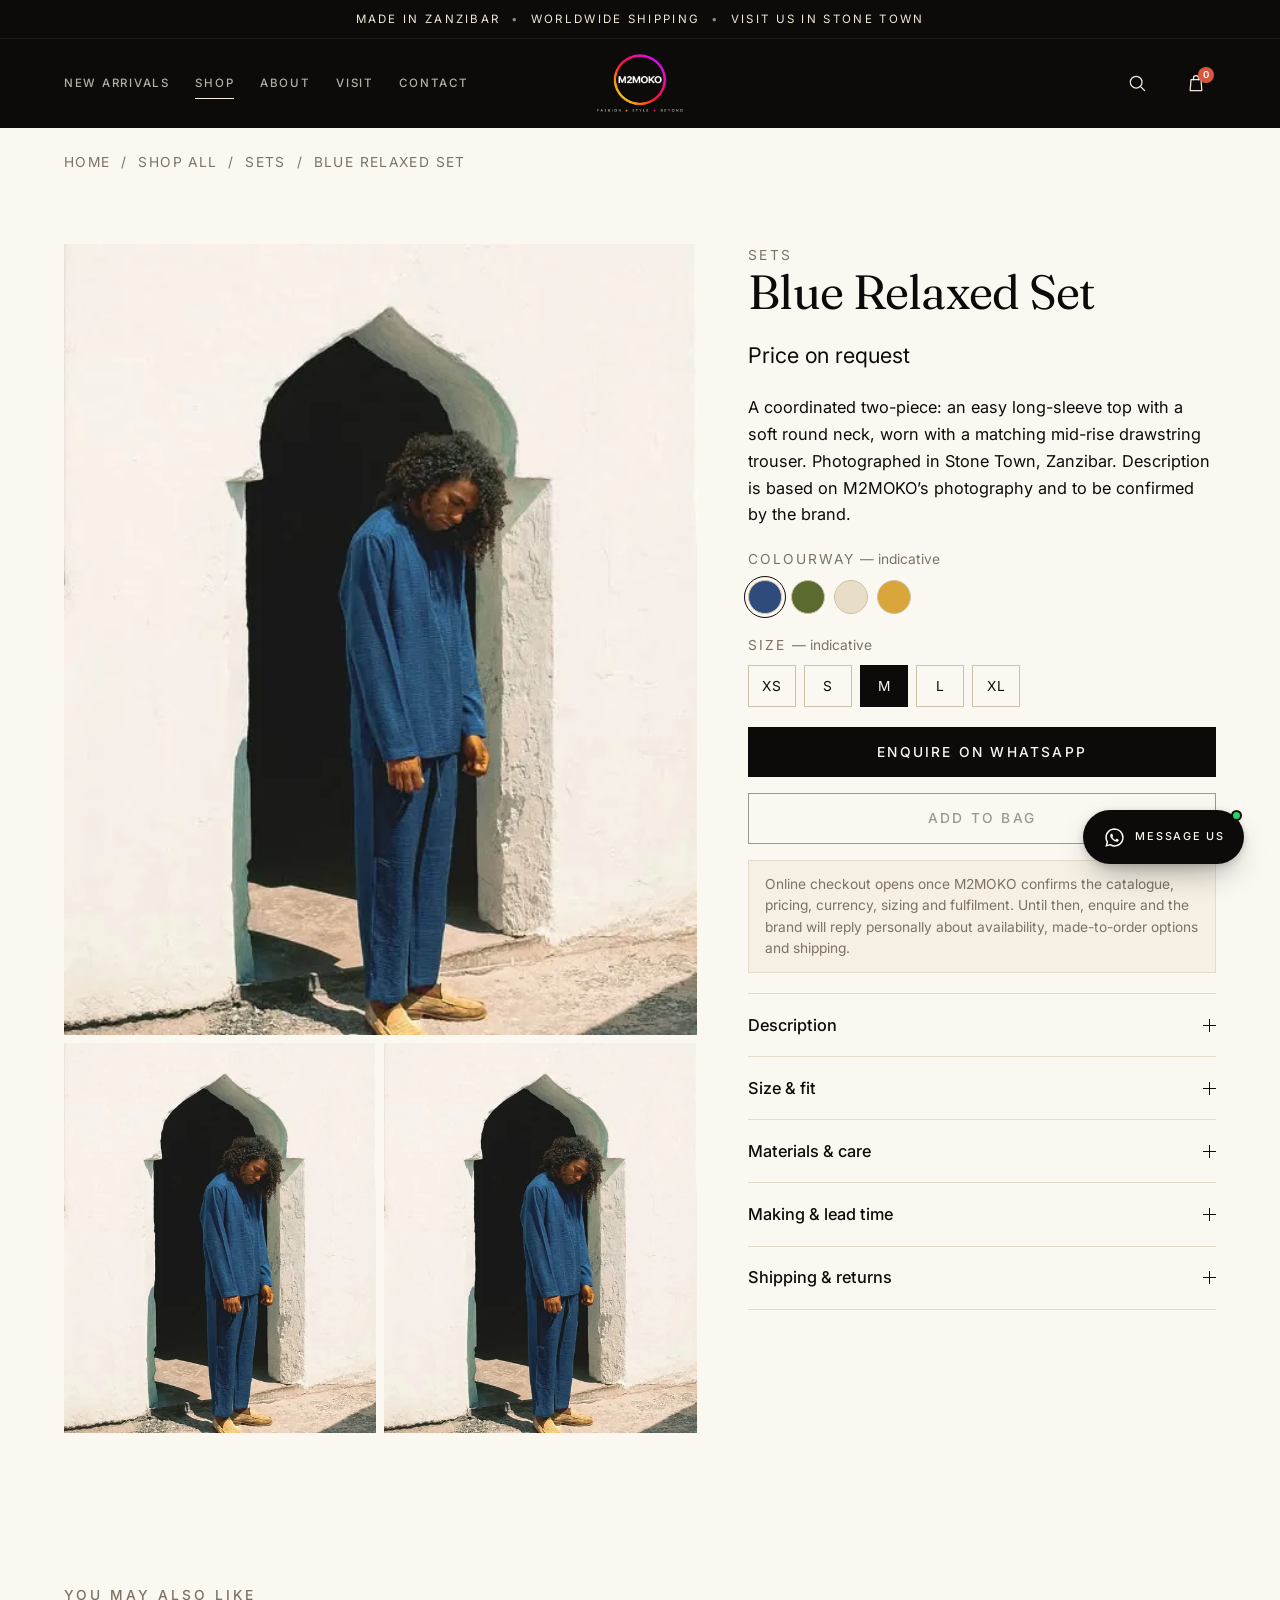
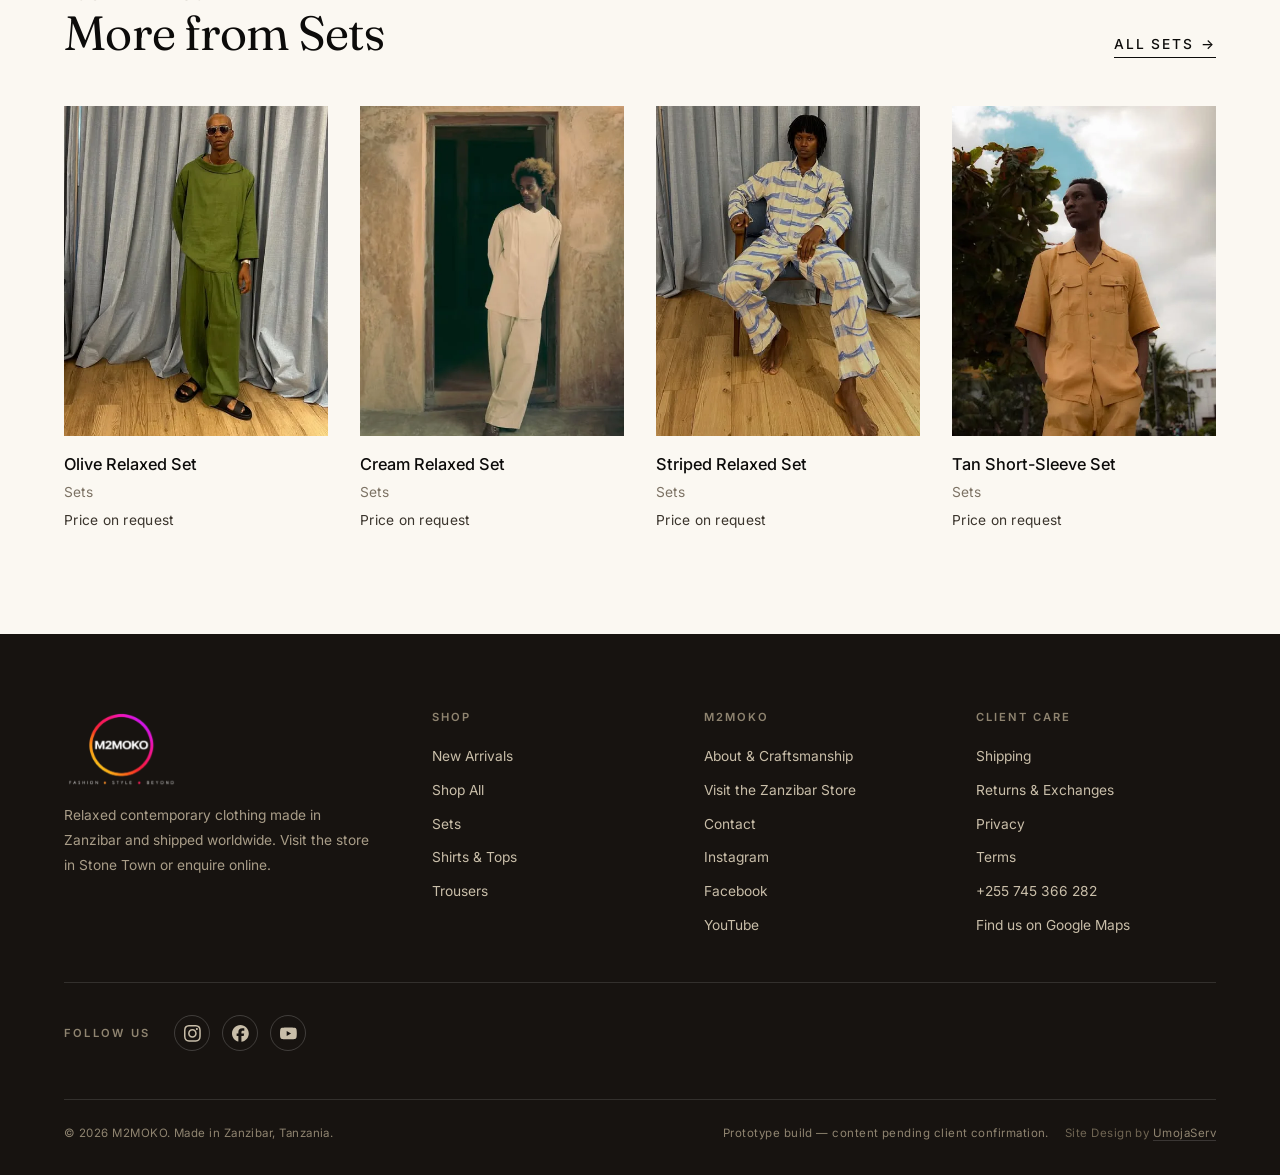
<file: pages/product.html>
<!doctype html>
<html lang="en">
<head>
<meta charset="utf-8">
<meta name="viewport" content="width=device-width, initial-scale=1">
<title>Blue Relaxed Set — M2MOKO</title>
<meta name="description" content="The M2MOKO Blue Relaxed Set — a coordinated long-sleeve top and drawstring trouser, made in Zanzibar. Prototype product page.">
<meta name="robots" content="noindex">
<link rel="preconnect" href="https://fonts.googleapis.com">
<link rel="preconnect" href="https://fonts.gstatic.com" crossorigin>
<link href="https://fonts.googleapis.com/css2?family=Fraunces:opsz,wght@9..144,300;9..144,400;9..144,500&family=Inter:wght@400;500;600&display=swap" rel="stylesheet">
<link rel="stylesheet" href="../assets/css/site.css?v=4">
</head>
<body data-page="shop" class="has-pdp-sticky">
<a class="skip-link" href="#main">Skip to content</a>
<div id="site-header"></div>

<main id="main">
  <div class="wrap">
    <p class="crumbs" style="padding-top:1.4rem"><a href="../index.html">Home</a> &nbsp;/&nbsp; <a href="shop.html">Shop All</a> &nbsp;/&nbsp; <a href="shop.html?c=sets">Sets</a> &nbsp;/&nbsp; Blue Relaxed Set</p>

    <div class="pdp">
      <div class="pdp-gallery">
        <img src="../assets/shopping/blue-relaxed-set.webp" alt="Full-length view of the M2MOKO Blue Relaxed Set worn in an arched Stone Town doorway" width="512" height="640">
        <img src="../assets/gallery/c0c5854d5dc2de68.webp" alt="Side view of the M2MOKO Blue Relaxed Set in bright daylight" loading="lazy" width="512" height="640" style="object-position:center 20%">
        <img src="../assets/image/hero-blue-set.webp" alt="The M2MOKO Blue Relaxed Set photographed against a white Zanzibar wall" loading="lazy" width="512" height="640" style="object-position:center 60%">
      </div>

      <div class="pdp-panel">
        <div>
          <p class="pdp-cat">Sets</p>
          <h1>Blue Relaxed Set</h1>
        </div>
        <p class="pdp-price">Price on request</p>
        <p>A coordinated two-piece: an easy long-sleeve top with a soft round neck, worn with a matching mid-rise drawstring trouser. Photographed in Stone Town, Zanzibar. Description is based on M2MOKO&rsquo;s photography and to be confirmed by the brand.</p>

        <div data-picker>
          <span class="field-label">Colourway <span style="text-transform:none;letter-spacing:0;color:var(--muted)">&mdash; indicative</span></span>
          <div class="swatches">
            <button class="swatch" type="button" aria-label="Blue" aria-pressed="true" style="background:#2f4b7c"></button>
            <button class="swatch" type="button" aria-label="Olive" aria-pressed="false" style="background:#5b6a2f"></button>
            <button class="swatch" type="button" aria-label="Cream" aria-pressed="false" style="background:#e8ddc6"></button>
            <button class="swatch" type="button" aria-label="Mustard" aria-pressed="false" style="background:#d9a63c"></button>
          </div>
        </div>

        <div data-picker>
          <span class="field-label">Size <span style="text-transform:none;letter-spacing:0;color:var(--muted)">&mdash; indicative</span></span>
          <div class="size-row">
            <button class="size-btn" type="button" aria-pressed="false">XS</button>
            <button class="size-btn" type="button" aria-pressed="false">S</button>
            <button class="size-btn" type="button" aria-pressed="true">M</button>
            <button class="size-btn" type="button" aria-pressed="false">L</button>
            <button class="size-btn" type="button" aria-pressed="false">XL</button>
          </div>
        </div>

        <div class="stack">
          <a class="btn btn--solid btn--block" href="https://wa.me/255745366282?text=Hello%20M2MOKO%2C%0A%0AI%20would%20like%20to%20ask%20about%20the%20Blue%20Relaxed%20Set%20%28Sets%29%20on%20your%20website.%0A%0A%E2%80%94%20sent%20from%20the%20M2MOKO%20website" target="_blank" rel="noopener">Enquire on WhatsApp</a>
          <button class="btn btn--block" type="button" disabled>Add to bag</button>
          <p class="pdp-note">Online checkout opens once M2MOKO confirms the catalogue, pricing, currency, sizing and fulfilment. Until then, enquire and the brand will reply personally about availability, made-to-order options and shipping.</p>
        </div>

        <div class="acc">
          <div class="acc-item">
            <button class="acc-trigger" type="button" aria-expanded="false"><span>Description</span><span class="pm" aria-hidden="true"></span></button>
            <div class="acc-panel"><div><div class="acc-panel-inner">
              Relaxed coordinated set in a solid mid-blue. Long-sleeve top with a plain round neckline and a straight hem; full-length trouser with a drawstring waist and a relaxed leg. Styling and construction notes to be supplied by M2MOKO.
            </div></div></div>
          </div>
          <div class="acc-item">
            <button class="acc-trigger" type="button" aria-expanded="false"><span>Size &amp; fit</span><span class="pm" aria-hidden="true"></span></button>
            <div class="acc-panel"><div><div class="acc-panel-inner">
              Designed to sit loose through the body and leg. The size range, garment measurements, model measurements and fit guidance are being finalised with M2MOKO and will appear here before launch.
            </div></div></div>
          </div>
          <div class="acc-item">
            <button class="acc-trigger" type="button" aria-expanded="false"><span>Materials &amp; care</span><span class="pm" aria-hidden="true"></span></button>
            <div class="acc-panel"><div><div class="acc-panel-inner">
              Fibre composition, fabric origin and care instructions to be confirmed by M2MOKO. No material claims are made until the brand provides them.
            </div></div></div>
          </div>
          <div class="acc-item">
            <button class="acc-trigger" type="button" aria-expanded="false"><span>Making &amp; lead time</span><span class="pm" aria-hidden="true"></span></button>
            <div class="acc-panel"><div><div class="acc-panel-inner">
              M2MOKO describes its clothing as made in Zanzibar. Whether this piece is ready-to-wear, made-to-order, or both &mdash; and the preparation time for each &mdash; is to be confirmed.
            </div></div></div>
          </div>
          <div class="acc-item">
            <button class="acc-trigger" type="button" aria-expanded="false"><span>Shipping &amp; returns</span><span class="pm" aria-hidden="true"></span></button>
            <div class="acc-panel"><div><div class="acc-panel-inner">
              M2MOKO states it ships worldwide and offers local delivery and in-store pickup in Zanzibar. Couriers, rates, delivery times, duties and the returns/exchange policy are to be confirmed &mdash; see <a href="policies.html" style="border-bottom:1px solid currentColor">Client Care</a>.
            </div></div></div>
          </div>
        </div>
      </div>
    </div>
  </div>

  <div class="pdp-sticky">
    <span class="pdp-sticky-name">Blue Relaxed Set &mdash; <span>Price on request</span></span>
    <a class="btn btn--solid" href="https://wa.me/255745366282?text=Hello%20M2MOKO%2C%0A%0AI%20would%20like%20to%20ask%20about%20the%20Blue%20Relaxed%20Set%20%28Sets%29%20on%20your%20website.%0A%0A%E2%80%94%20sent%20from%20the%20M2MOKO%20website" target="_blank" rel="noopener">Enquire</a>
  </div>

  <section class="section">
    <div class="wrap">
      <div class="section-head" data-reveal>
        <div><p class="eyebrow">You may also like</p><h2>More from Sets</h2></div>
        <a class="link-underline" href="shop.html?c=sets">All sets <span class="arw" aria-hidden="true">&rarr;</span></a>
      </div>
      <div class="product-grid product-grid--4">
        <a class="card" href="product.html" data-reveal>
          <span class="card-media"><img src="../assets/shopping/olive-relaxed-set.webp" alt="M2MOKO olive relaxed set" loading="lazy" width="480" height="640"><span class="card-quick">View piece</span></span>
          <span class="card-body"><span class="card-name">Olive Relaxed Set</span><span class="card-cat">Sets</span><span class="card-price">Price on request</span></span>
        </a>
        <a class="card" href="product.html" data-reveal>
          <span class="card-media"><img src="../assets/shopping/cream-relaxed-set.webp" alt="M2MOKO cream relaxed set" loading="lazy" width="480" height="640"><span class="card-quick">View piece</span></span>
          <span class="card-body"><span class="card-name">Cream Relaxed Set</span><span class="card-cat">Sets</span><span class="card-price">Price on request</span></span>
        </a>
        <a class="card" href="product.html" data-reveal>
          <span class="card-media"><img src="../assets/shopping/striped-relaxed-set.webp" alt="M2MOKO striped relaxed set" loading="lazy" width="480" height="640"><span class="card-quick">View piece</span></span>
          <span class="card-body"><span class="card-name">Striped Relaxed Set</span><span class="card-cat">Sets</span><span class="card-price">Price on request</span></span>
        </a>
        <a class="card" href="product.html" data-reveal>
          <span class="card-media"><img src="../assets/shopping/tan-short-sleeve-set.webp" alt="M2MOKO tan short-sleeve set" loading="lazy" width="512" height="640"><span class="card-quick">View piece</span></span>
          <span class="card-body"><span class="card-name">Tan Short-Sleeve Set</span><span class="card-cat">Sets</span><span class="card-price">Price on request</span></span>
        </a>
      </div>
    </div>
  </section>
</main>

<div id="site-footer"></div>
<script src="../assets/js/site.js?v=4"></script>
</body>
</html>
</file>
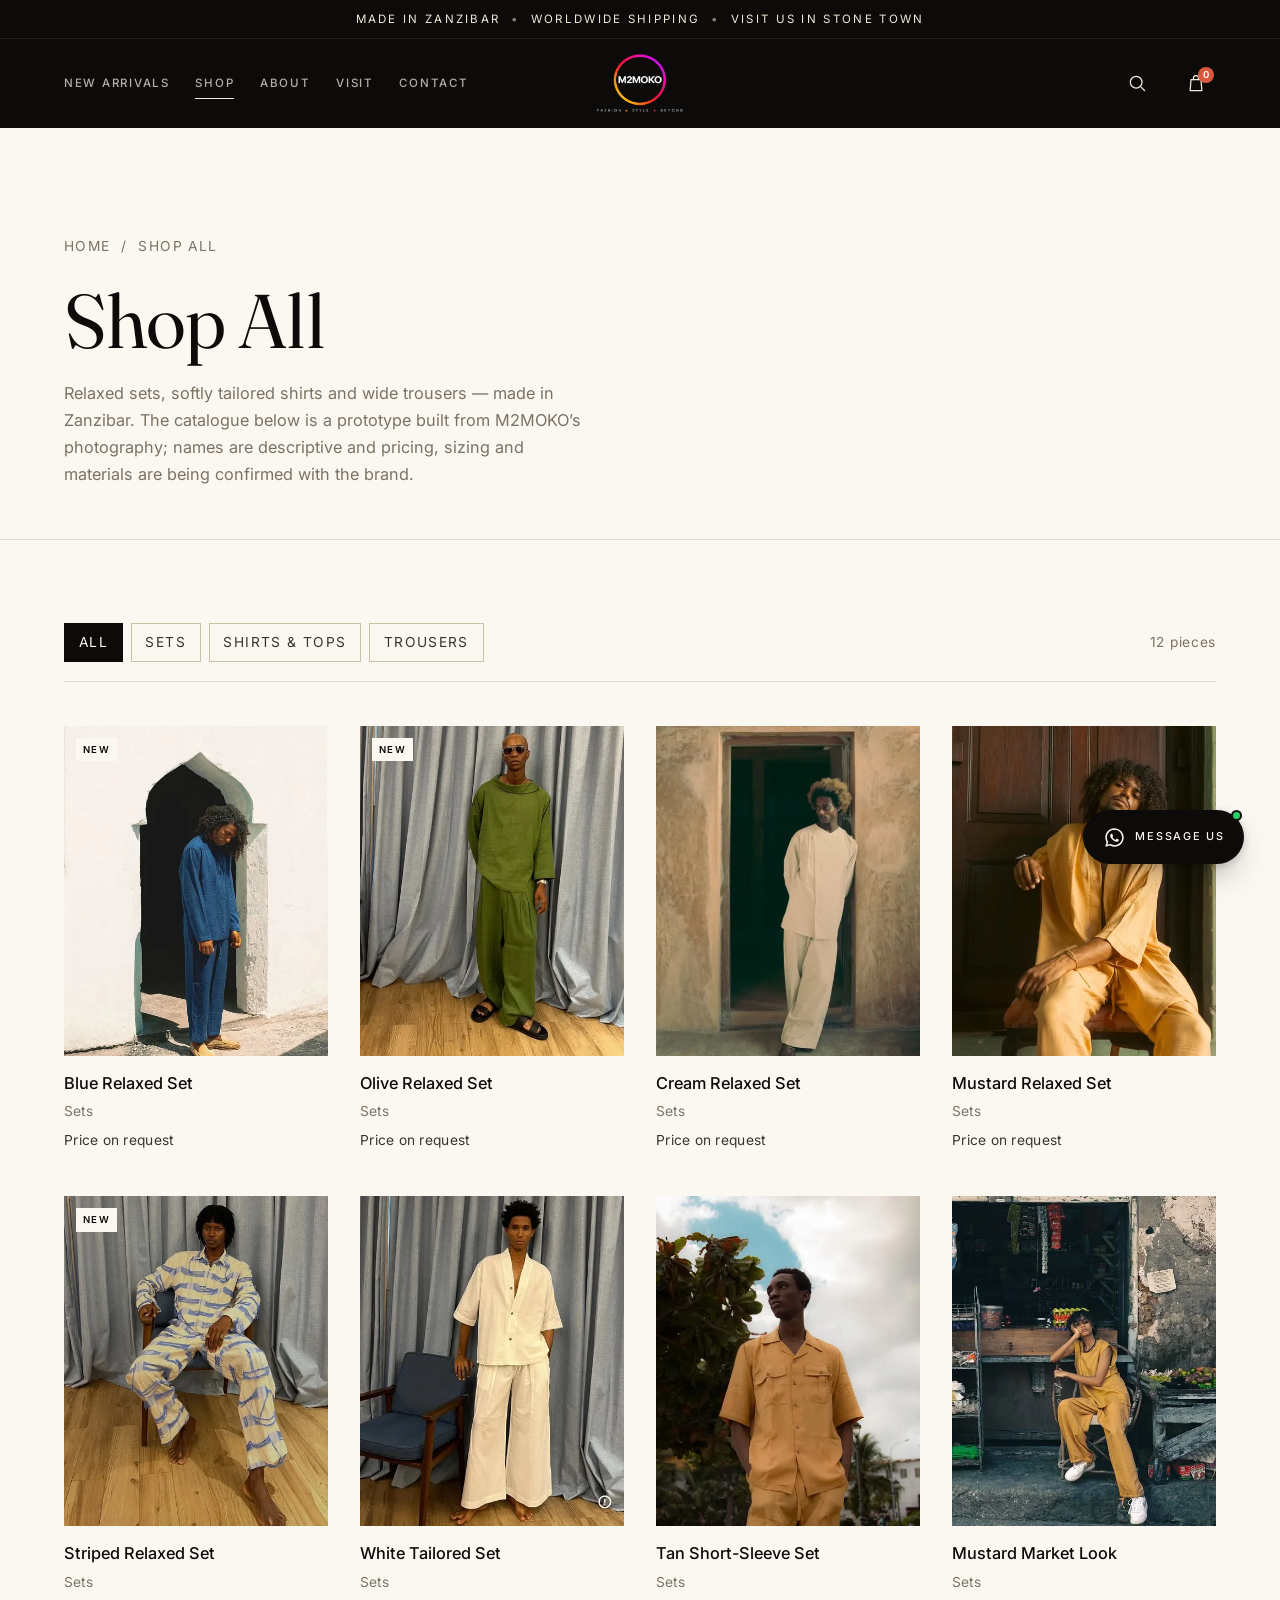
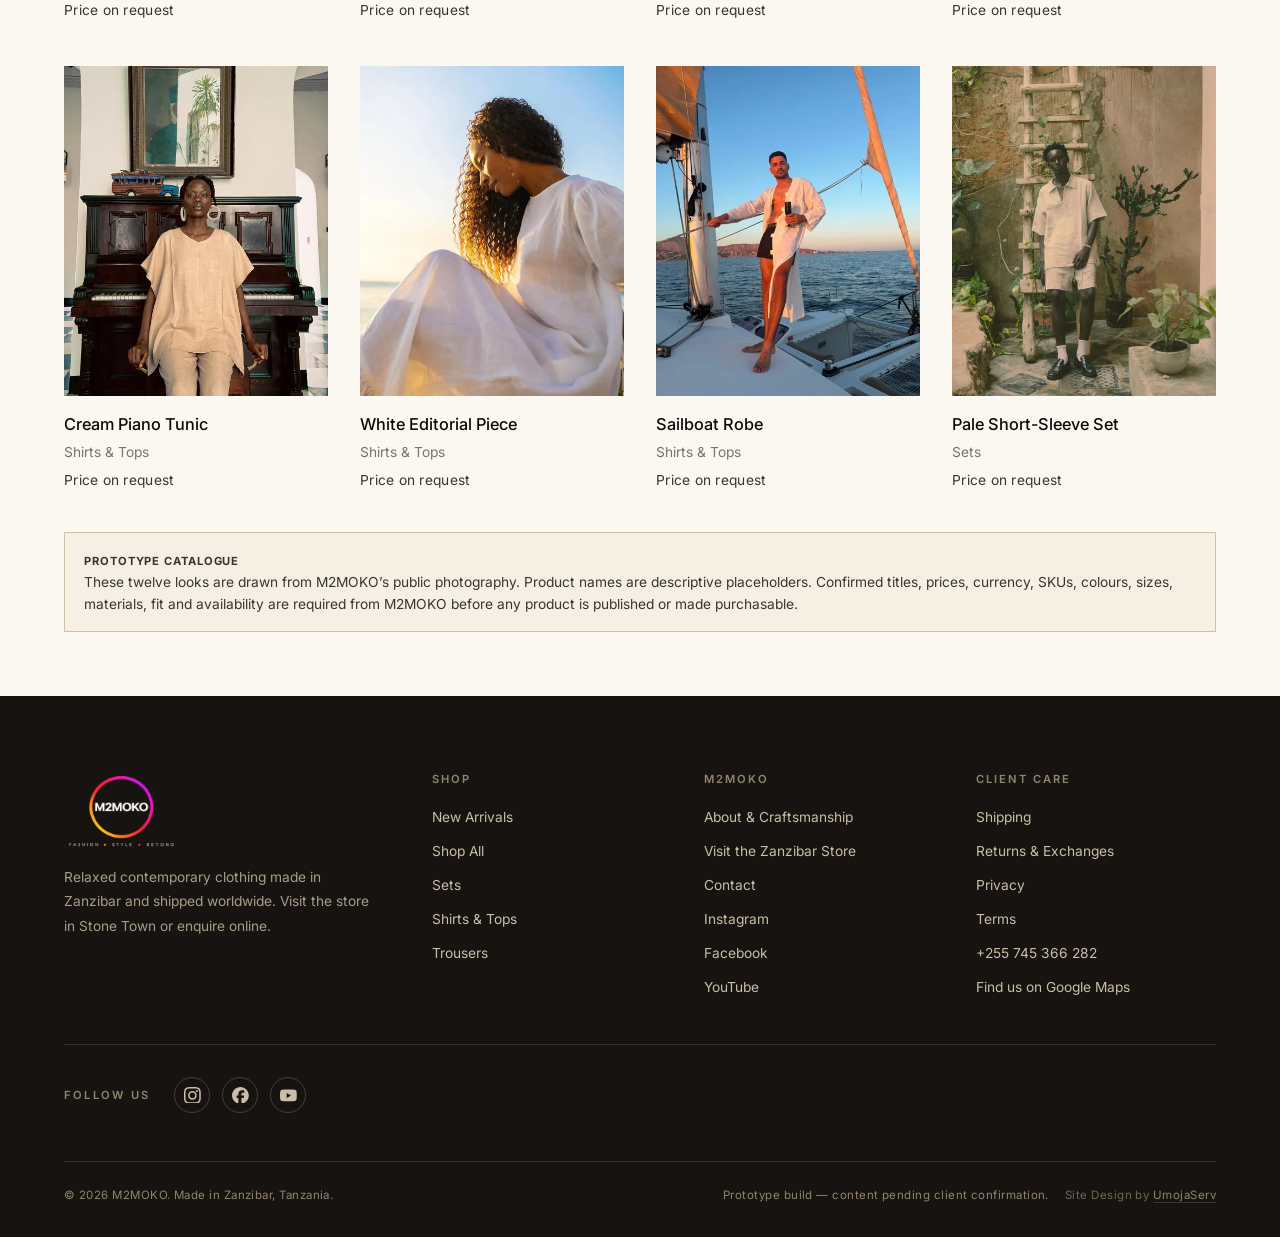
<file: pages/shop.html>
<!doctype html>
<html lang="en">
<head>
<meta charset="utf-8">
<meta name="viewport" content="width=device-width, initial-scale=1">
<title>Shop All — M2MOKO</title>
<meta name="description" content="Browse M2MOKO relaxed sets, shirts, tops and trousers. Made in Zanzibar, shipped worldwide. Prototype catalogue — pricing and details pending confirmation.">
<meta name="robots" content="noindex">
<link rel="preconnect" href="https://fonts.googleapis.com">
<link rel="preconnect" href="https://fonts.gstatic.com" crossorigin>
<link href="https://fonts.googleapis.com/css2?family=Fraunces:opsz,wght@9..144,300;9..144,400;9..144,500&family=Inter:wght@400;500;600&display=swap" rel="stylesheet">
<link rel="stylesheet" href="../assets/css/site.css?v=4">
</head>
<body data-page="shop">
<a class="skip-link" href="#main">Skip to content</a>
<div id="site-header"></div>

<main id="main">

  <section class="page-hero" id="new">
    <div class="wrap">
      <p class="crumbs"><a href="../index.html">Home</a> &nbsp;/&nbsp; Shop All</p>
      <h1>Shop All</h1>
      <p>Relaxed sets, softly tailored shirts and wide trousers &mdash; made in Zanzibar. The catalogue below is a prototype built from M2MOKO&rsquo;s photography; names are descriptive and pricing, sizing and materials are being confirmed with the brand.</p>
    </div>
  </section>

  <section class="section section--tight">
    <div class="wrap">
      <div class="shop-toolbar">
        <div class="filter-chips" role="group" aria-label="Filter by category">
          <button class="chip" type="button" data-filter="all" aria-pressed="true">All</button>
          <button class="chip" type="button" data-filter="sets" aria-pressed="false">Sets</button>
          <button class="chip" type="button" data-filter="tops" aria-pressed="false">Shirts &amp; Tops</button>
          <button class="chip" type="button" data-filter="trousers" aria-pressed="false">Trousers</button>
        </div>
        <span class="shop-count" data-shop-count aria-live="polite">12 pieces</span>
      </div>

      <div class="product-grid product-grid--4">

        <a class="card" href="product.html" data-cat="sets trousers" data-reveal>
          <span class="card-media">
            <img src="../assets/shopping/blue-relaxed-set.webp" alt="Model wearing the M2MOKO blue relaxed long-sleeve set in a Stone Town doorway" loading="lazy" width="512" height="640">
            <span class="card-tag">New</span>
            <span class="card-quick">View piece</span>
          </span>
          <span class="card-body">
            <span class="card-name">Blue Relaxed Set</span>
            <span class="card-cat">Sets</span>
            <span class="card-price">Price on request</span>
          </span>
        </a>

        <a class="card" href="product.html" data-cat="sets trousers" data-reveal>
          <span class="card-media">
            <img src="../assets/shopping/olive-relaxed-set.webp" alt="Model wearing the M2MOKO olive green relaxed set with wide trousers" loading="lazy" width="480" height="640">
            <span class="card-tag">New</span>
            <span class="card-quick">View piece</span>
          </span>
          <span class="card-body">
            <span class="card-name">Olive Relaxed Set</span>
            <span class="card-cat">Sets</span>
            <span class="card-price">Price on request</span>
          </span>
        </a>

        <a class="card" href="product.html" data-cat="sets trousers" data-reveal>
          <span class="card-media">
            <img src="../assets/shopping/cream-relaxed-set.webp" alt="Model wearing the M2MOKO cream relaxed set in a weathered Zanzibar doorway" loading="lazy" width="480" height="640">
            <span class="card-quick">View piece</span>
          </span>
          <span class="card-body">
            <span class="card-name">Cream Relaxed Set</span>
            <span class="card-cat">Sets</span>
            <span class="card-price">Price on request</span>
          </span>
        </a>

        <a class="card" href="product.html" data-cat="sets" data-reveal>
          <span class="card-media">
            <img src="../assets/shopping/mustard-relaxed-set.webp" alt="Model seated against a carved wooden door wearing a mustard yellow M2MOKO set" loading="lazy" width="512" height="640">
            <span class="card-quick">View piece</span>
          </span>
          <span class="card-body">
            <span class="card-name">Mustard Relaxed Set</span>
            <span class="card-cat">Sets</span>
            <span class="card-price">Price on request</span>
          </span>
        </a>

        <a class="card" href="product.html" data-cat="sets trousers" data-reveal>
          <span class="card-media">
            <img src="../assets/shopping/striped-relaxed-set.webp" alt="Model seated wearing the M2MOKO blue and cream brushstroke-striped set" loading="lazy" width="480" height="640">
            <span class="card-tag">New</span>
            <span class="card-quick">View piece</span>
          </span>
          <span class="card-body">
            <span class="card-name">Striped Relaxed Set</span>
            <span class="card-cat">Sets</span>
            <span class="card-price">Price on request</span>
          </span>
        </a>

        <a class="card" href="product.html" data-cat="sets tops trousers" data-reveal>
          <span class="card-media">
            <img src="../assets/shopping/white-tailored-set.webp" alt="Model wearing wide white M2MOKO trousers with a matching short-sleeve shirt" loading="lazy" width="480" height="640">
            <span class="card-quick">View piece</span>
          </span>
          <span class="card-body">
            <span class="card-name">White Tailored Set</span>
            <span class="card-cat">Sets</span>
            <span class="card-price">Price on request</span>
          </span>
        </a>

        <a class="card" href="product.html" data-cat="sets tops" data-reveal>
          <span class="card-media">
            <img src="../assets/shopping/tan-short-sleeve-set.webp" alt="Model outdoors in Stone Town wearing a tan short-sleeve M2MOKO set" loading="lazy" width="512" height="640">
            <span class="card-quick">View piece</span>
          </span>
          <span class="card-body">
            <span class="card-name">Tan Short-Sleeve Set</span>
            <span class="card-cat">Sets</span>
            <span class="card-price">Price on request</span>
          </span>
        </a>

        <a class="card" href="product.html" data-cat="sets" data-reveal>
          <span class="card-media">
            <img src="../assets/shopping/mustard-market-look.webp" alt="Model seated at a Zanzibar market stall wearing a mustard sleeveless M2MOKO look" loading="lazy" width="512" height="640">
            <span class="card-quick">View piece</span>
          </span>
          <span class="card-body">
            <span class="card-name">Mustard Market Look</span>
            <span class="card-cat">Sets</span>
            <span class="card-price">Price on request</span>
          </span>
        </a>

        <a class="card" href="product.html" data-cat="tops" data-reveal>
          <span class="card-media">
            <img src="../assets/shopping/cream-piano-look.webp" alt="Model in front of an upright piano wearing a cream M2MOKO tunic top" loading="lazy" width="512" height="640">
            <span class="card-quick">View piece</span>
          </span>
          <span class="card-body">
            <span class="card-name">Cream Piano Tunic</span>
            <span class="card-cat">Shirts &amp; Tops</span>
            <span class="card-price">Price on request</span>
          </span>
        </a>

        <a class="card" href="product.html" data-cat="tops" data-reveal>
          <span class="card-media">
            <img src="../assets/shopping/white-editorial-look.webp" alt="Model in a flowing white M2MOKO piece sitting by the sea at sunset" loading="lazy" width="512" height="640">
            <span class="card-quick">View piece</span>
          </span>
          <span class="card-body">
            <span class="card-name">White Editorial Piece</span>
            <span class="card-cat">Shirts &amp; Tops</span>
            <span class="card-price">Price on request</span>
          </span>
        </a>

        <a class="card" href="product.html" data-cat="tops" data-reveal>
          <span class="card-media">
            <img src="../assets/shopping/peach-sailboat-look.webp" alt="Model on a sailboat at sunset wearing a long white M2MOKO robe-style piece" loading="lazy" width="480" height="640">
            <span class="card-quick">View piece</span>
          </span>
          <span class="card-body">
            <span class="card-name">Sailboat Robe</span>
            <span class="card-cat">Shirts &amp; Tops</span>
            <span class="card-price">Price on request</span>
          </span>
        </a>

        <a class="card" href="product.html" data-cat="sets tops" data-reveal>
          <span class="card-media">
            <img src="../assets/shopping/pink-short-sleeve-look.webp" alt="Model in a plant-filled Zanzibar courtyard wearing a pale pink short-sleeve M2MOKO set" loading="lazy" width="488" height="640">
            <span class="card-quick">View piece</span>
          </span>
          <span class="card-body">
            <span class="card-name">Pale Short-Sleeve Set</span>
            <span class="card-cat">Sets</span>
            <span class="card-price">Price on request</span>
          </span>
        </a>

      </div>

      <div class="note-box" style="margin-top:2.5rem">
        <strong>Prototype catalogue</strong><br>
        These twelve looks are drawn from M2MOKO&rsquo;s public photography. Product names are descriptive placeholders. Confirmed titles, prices, currency, SKUs, colours, sizes, materials, fit and availability are required from M2MOKO before any product is published or made purchasable.
      </div>
    </div>
  </section>

</main>

<div id="site-footer"></div>
<script src="../assets/js/site.js?v=4"></script>
</body>
</html>
</file>
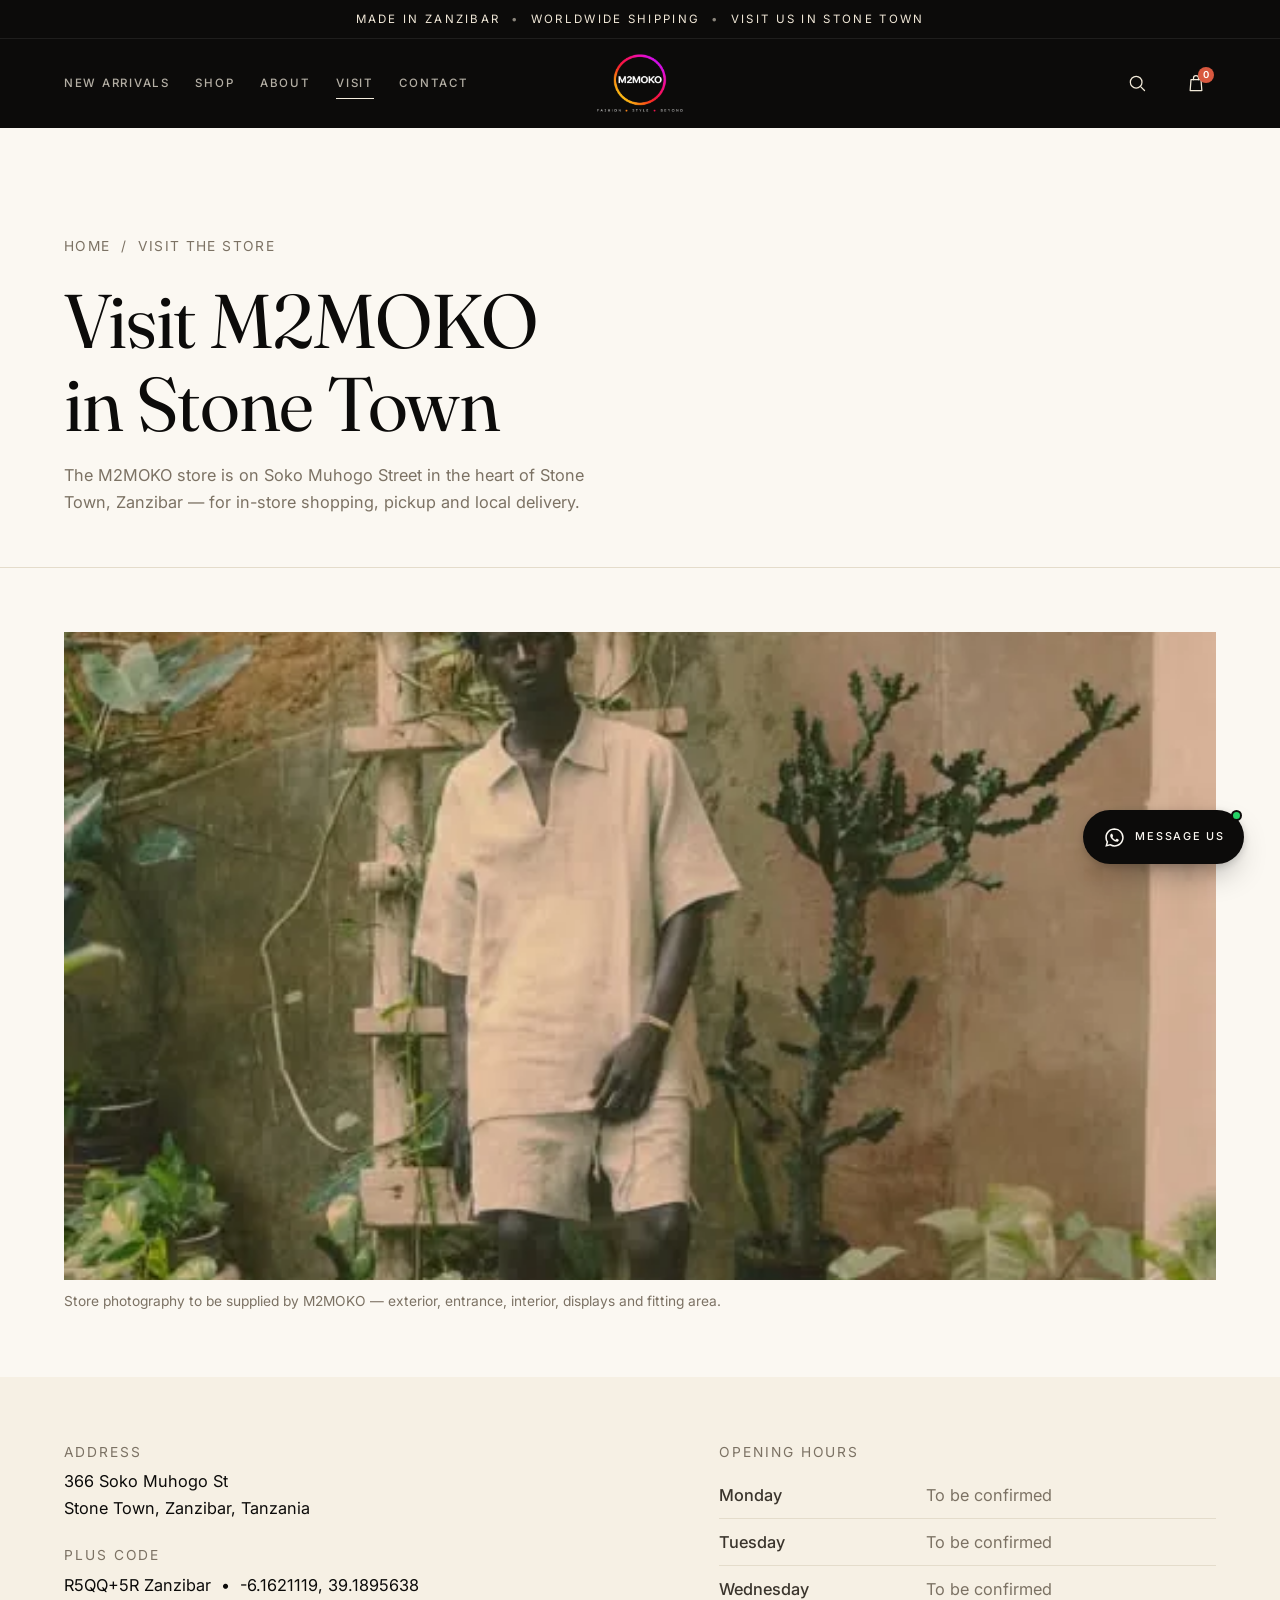
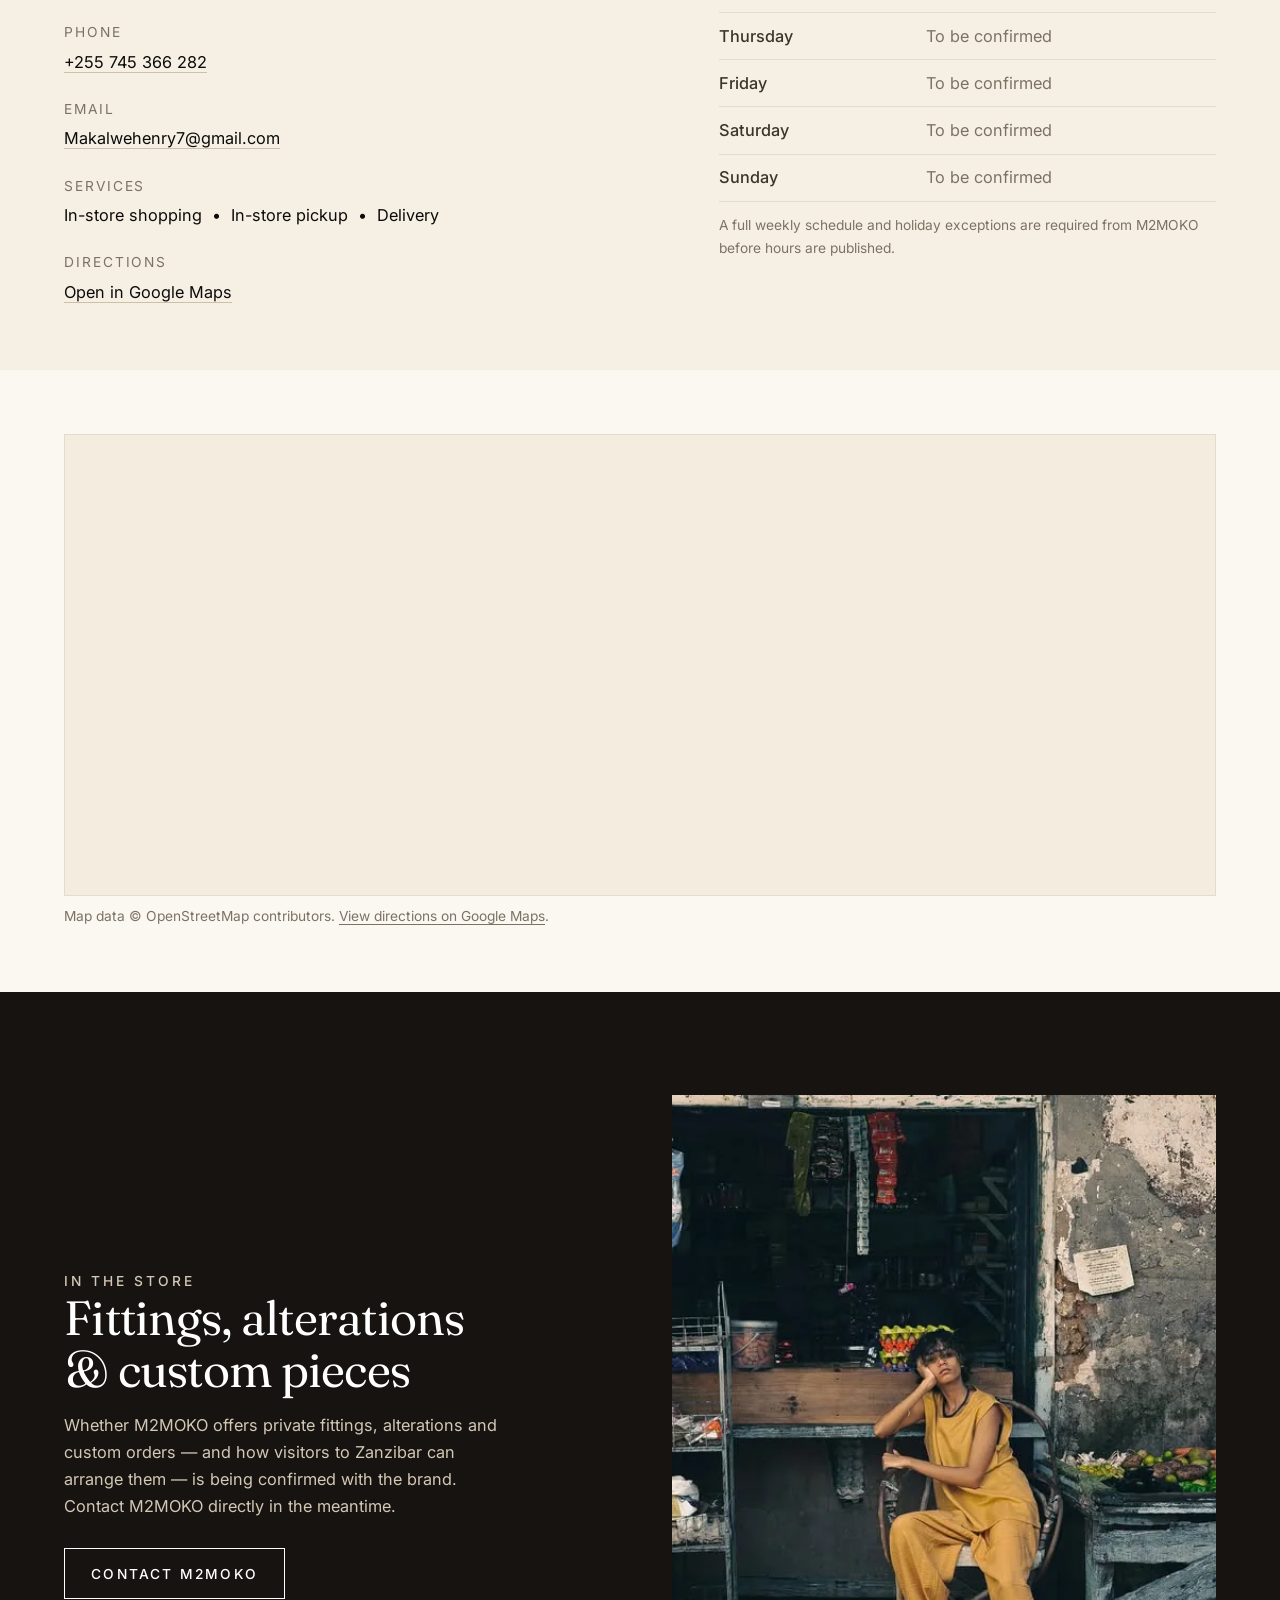
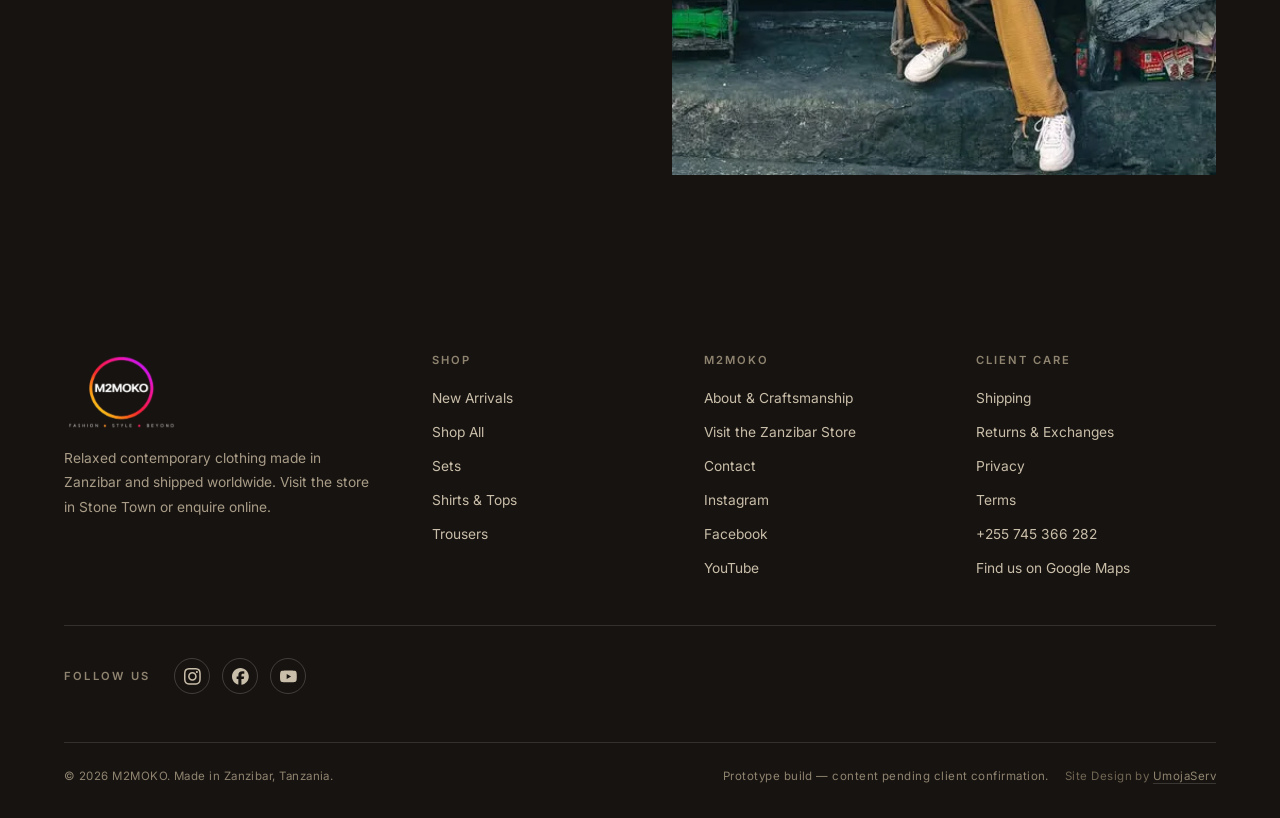
<file: pages/visit.html>
<!doctype html>
<html lang="en">
<head>
<meta charset="utf-8">
<meta name="viewport" content="width=device-width, initial-scale=1">
<title>Visit the Zanzibar Store — M2MOKO</title>
<meta name="description" content="Visit M2MOKO at 366 Soko Muhogo St, Stone Town, Zanzibar. In-store shopping, in-store pickup and delivery. Opening hours to be confirmed.">
<meta name="robots" content="noindex">
<link rel="preconnect" href="https://fonts.googleapis.com">
<link rel="preconnect" href="https://fonts.gstatic.com" crossorigin>
<link href="https://fonts.googleapis.com/css2?family=Fraunces:opsz,wght@9..144,300;9..144,400;9..144,500&family=Inter:wght@400;500;600&display=swap" rel="stylesheet">
<link rel="stylesheet" href="../assets/css/site.css?v=4">
</head>
<body data-page="visit">
<a class="skip-link" href="#main">Skip to content</a>
<div id="site-header"></div>

<main id="main">

  <section class="page-hero">
    <div class="wrap">
      <p class="crumbs"><a href="../index.html">Home</a> &nbsp;/&nbsp; Visit the Store</p>
      <h1>Visit M2MOKO<br>in Stone Town</h1>
      <p>The M2MOKO store is on Soko Muhogo Street in the heart of Stone Town, Zanzibar &mdash; for in-store shopping, pickup and local delivery.</p>
    </div>
  </section>

  <section class="section section--tight">
    <div class="wrap">
      <img src="../assets/shopping/pink-short-sleeve-look.webp" alt="A plant-filled Zanzibar courtyard with a model wearing a pale M2MOKO set" width="488" height="640" style="width:100%;aspect-ratio:16/9;object-fit:cover;background:var(--paper-2)" data-reveal>
      <p class="form-note" style="margin-top:.6rem">Store photography to be supplied by M2MOKO &mdash; exterior, entrance, interior, displays and fitting area.</p>
    </div>
  </section>

  <section class="section section--tight section--cream">
    <div class="wrap">
      <div class="info-grid">
        <dl class="info-list" data-reveal>
          <div>
            <dt>Address</dt>
            <dd>366 Soko Muhogo St<br>Stone Town, Zanzibar, Tanzania</dd>
          </div>
          <div>
            <dt>Plus code</dt>
            <dd>R5QQ+5R Zanzibar &nbsp;&bull;&nbsp; -6.1621119, 39.1895638</dd>
          </div>
          <div>
            <dt>Phone</dt>
            <dd><a href="tel:+255745366282">+255 745 366 282</a></dd>
          </div>
          <div>
            <dt>Email</dt>
            <dd><a href="mailto:Makalwehenry7@gmail.com">Makalwehenry7@gmail.com</a></dd>
          </div>
          <div>
            <dt>Services</dt>
            <dd>In-store shopping &nbsp;&bull;&nbsp; In-store pickup &nbsp;&bull;&nbsp; Delivery</dd>
          </div>
          <div>
            <dt>Directions</dt>
            <dd><a href="https://maps.app.goo.gl/atzRvAVsEML9krUZ9" target="_blank" rel="noopener">Open in Google Maps</a></dd>
          </div>
        </dl>

        <div data-reveal>
          <span class="field-label">Opening hours</span>
          <table class="hours-table">
            <tbody>
              <tr><th scope="row">Monday</th><td>To be confirmed</td></tr>
              <tr><th scope="row">Tuesday</th><td>To be confirmed</td></tr>
              <tr><th scope="row">Wednesday</th><td>To be confirmed</td></tr>
              <tr><th scope="row">Thursday</th><td>To be confirmed</td></tr>
              <tr><th scope="row">Friday</th><td>To be confirmed</td></tr>
              <tr><th scope="row">Saturday</th><td>To be confirmed</td></tr>
              <tr><th scope="row">Sunday</th><td>To be confirmed</td></tr>
            </tbody>
          </table>
          <p class="form-note" style="margin-top:.8rem">A full weekly schedule and holiday exceptions are required from M2MOKO before hours are published.</p>
        </div>
      </div>
    </div>
  </section>

  <section class="section section--tight">
    <div class="wrap">
      <div class="map-embed" style="border:1px solid var(--line);background:var(--paper-2)">
        <iframe
          title="Map showing M2MOKO on Soko Muhogo Street, Stone Town, Zanzibar"
          src="https://www.openstreetmap.org/export/embed.html?bbox=39.1830%2C-6.1665%2C39.1961%2C-6.1577&amp;layer=mapnik&amp;marker=-6.1621119%2C39.1895638"
          style="width:100%;height:clamp(280px,45vw,460px);border:0;display:block"
          loading="lazy" referrerpolicy="no-referrer-when-downgrade"></iframe>
      </div>
      <p class="form-note" style="margin-top:.6rem">
        Map data &copy; OpenStreetMap contributors.
        <a href="https://maps.app.goo.gl/atzRvAVsEML9krUZ9" target="_blank" rel="noopener" style="border-bottom:1px solid currentColor">View directions on Google Maps</a>.
      </p>
    </div>
  </section>

  <section class="section section--dark">
    <div class="wrap">
      <div class="split">
        <div class="split-body" data-reveal>
          <p class="eyebrow">In the store</p>
          <h2>Fittings, alterations &amp; custom pieces</h2>
          <p>Whether M2MOKO offers private fittings, alterations and custom orders &mdash; and how visitors to Zanzibar can arrange them &mdash; is being confirmed with the brand. Contact M2MOKO directly in the meantime.</p>
          <a class="btn btn--light" href="contact.html">Contact M2MOKO</a>
        </div>
        <div class="split-media" data-reveal>
          <img src="../assets/shopping/mustard-market-look.webp" alt="M2MOKO mustard look photographed at a Zanzibar market stall" loading="lazy" width="512" height="640">
        </div>
      </div>
    </div>
  </section>

</main>

<div id="site-footer"></div>
<script src="../assets/js/site.js?v=4"></script>
</body>
</html>
</file>
<file: assets/css/site.css>
/* =========================================================================
   M2MOKO — prototype storefront styles
   Design direction: The Row calm + Saint Laurent editorial confidence
   + NET-A-PORTER shopping clarity + Zanzibar warmth.
   Light, warm palette only. No pure-black page backgrounds.
   ========================================================================= */

/* ----- Brand tokens (provisional — see assets/css/brand.css) ------------- */
:root {
  --m2moko-black:  #050505;
  --m2moko-white:  #ffffff;
  --m2moko-coral:  #ff315c;
  --m2moko-orange: #ff7a1a;
  --m2moko-magenta:#cf148b;
  --m2moko-sand:   #d5aa72;
  --m2moko-olive:  #526126;

  /* Working palette */
  --paper:      #fbf8f2;
  --paper-2:    #f3ecdf;
  --cream:      #f6f0e4;
  --ink:        #0c0b0a;
  --ink-soft:   #3a342c;
  --muted:      #7c7264;
  --line:       #e4dccb;
  --line-strong:#ccc0a8;
  --dark:       #171310;   /* editorial dark sections, warm not pure black */
  --dark-2:     #211b16;

  --accent:     #d8583f;   /* sun-faded coral/terracotta, used sparingly */
  --focus:      #1f4fd8;

  /* Type */
  --font-display: "Fraunces", "Iowan Old Style", Georgia, "Times New Roman", serif;
  --font-sans: "Inter", -apple-system, BlinkMacSystemFont, "Segoe UI", Roboto, Helvetica, Arial, sans-serif;

  --step--1: clamp(0.78rem, 0.75rem + 0.15vw, 0.86rem);
  --step-0:  clamp(0.95rem, 0.92rem + 0.15vw, 1.02rem);
  --step-1:  clamp(1.1rem, 1rem + 0.5vw, 1.35rem);
  --step-2:  clamp(1.4rem, 1.15rem + 1.2vw, 2rem);
  --step-3:  clamp(1.9rem, 1.4rem + 2.4vw, 3rem);
  --step-4:  clamp(2.5rem, 1.6rem + 4.4vw, 4.75rem);
  --step-5:  clamp(3rem, 1.6rem + 7vw, 7rem);

  --wrap: 1480px;
  --wrap-narrow: 900px;
  --gutter: clamp(1.15rem, 5vw, 4.5rem);
  --section-y: clamp(3.5rem, 8vw, 8rem);

  --ease: cubic-bezier(0.22, 0.61, 0.36, 1);
}

/* ----- Reset / base ---------------------------------------------------- */
*, *::before, *::after { box-sizing: border-box; }
* { margin: 0; }

html {
  -webkit-text-size-adjust: 100%;
  scroll-behavior: smooth;
}
@media (prefers-reduced-motion: reduce) {
  html { scroll-behavior: auto; }
}

body {
  font-family: var(--font-sans);
  font-size: var(--step-0);
  line-height: 1.65;
  color: var(--ink);
  background: var(--paper);
  -webkit-font-smoothing: antialiased;
  text-rendering: optimizeLegibility;
  overflow-x: hidden;
}

img, picture, svg, video { display: block; max-width: 100%; height: auto; }

h1, h2, h3, h4 {
  font-family: var(--font-display);
  font-weight: 380;
  line-height: 1.08;
  letter-spacing: -0.015em;
  font-optical-sizing: auto;
  text-wrap: balance;
}

a { color: inherit; text-decoration: none; }

button { font: inherit; color: inherit; cursor: pointer; background: none; border: none; }

::selection { background: var(--ink); color: var(--paper); }

:focus-visible {
  outline: 2px solid var(--focus);
  outline-offset: 3px;
  border-radius: 1px;
}

/* ----- Layout helpers ------------------------------------------------- */
.wrap {
  width: 100%;
  max-width: var(--wrap);
  margin-inline: auto;
  padding-inline: var(--gutter);
}
.wrap--narrow { max-width: var(--wrap-narrow); }

.section { padding-block: var(--section-y); }
.section--tight { padding-block: clamp(2.5rem, 5vw, 4.5rem); }

.section--cream { background: var(--cream); }
.section--paper2 { background: var(--paper-2); }
.section--dark {
  background: var(--dark);
  color: #efe7d9;
}
.section--dark h1, .section--dark h2, .section--dark h3 { color: #fff; }

.eyebrow {
  font-family: var(--font-sans);
  font-size: var(--step--1);
  letter-spacing: 0.22em;
  text-transform: uppercase;
  font-weight: 500;
  color: var(--muted);
}
.section--dark .eyebrow { color: #b9ab95; }

.lede {
  font-size: var(--step-1);
  line-height: 1.5;
  color: var(--ink-soft);
  max-width: 46ch;
  font-weight: 350;
}
.section--dark .lede { color: #d8cdbb; }

.section-head {
  display: flex;
  align-items: flex-end;
  justify-content: space-between;
  gap: 1.5rem 2rem;
  flex-wrap: wrap;
  margin-bottom: clamp(1.75rem, 4vw, 3rem);
}
.section-head h2 { font-size: var(--step-3); }
.section-head p { color: var(--muted); max-width: 40ch; }

/* ----- Buttons / links --------------------------------------------------- */
.btn {
  display: inline-flex;
  align-items: center;
  justify-content: center;
  gap: 0.6em;
  padding: 0.95em 1.9em;
  font-family: var(--font-sans);
  font-size: var(--step--1);
  letter-spacing: 0.16em;
  text-transform: uppercase;
  font-weight: 500;
  border: 1px solid var(--ink);
  color: var(--ink);
  background: transparent;
  transition: background .35s var(--ease), color .35s var(--ease), border-color .35s var(--ease);
}
.btn:hover { background: var(--ink); color: var(--paper); }
.btn--solid { background: var(--ink); color: var(--paper); }
.btn--solid:hover { background: transparent; color: var(--ink); }
.btn--light { border-color: #fff; color: #fff; }
.btn--light:hover { background: #fff; color: var(--ink); }
.btn--wa { border-color: #1c8c4a; color: #14663a; }
.btn--wa:hover { background: #1c8c4a; color: #fff; }
.btn--block { width: 100%; }
.btn[disabled] { opacity: .4; cursor: not-allowed; }
.btn[disabled]:hover { background: transparent; color: var(--ink); }

.link-underline {
  display: inline-flex;
  align-items: center;
  gap: 0.5em;
  font-size: var(--step--1);
  letter-spacing: 0.14em;
  text-transform: uppercase;
  font-weight: 500;
  padding-bottom: 2px;
  border-bottom: 1px solid currentColor;
  transition: gap .3s var(--ease), opacity .3s var(--ease);
}
.link-underline:hover { gap: 0.9em; }
.link-underline .arw { transition: transform .3s var(--ease); }
.link-underline:hover .arw { transform: translateX(3px); }

/* ----- Announcement bar ------------------------------------------------- */
.announce {
  background: var(--ink);
  color: #f1e8d8;
  text-align: center;
  font-size: 0.72rem;
  letter-spacing: 0.2em;
  text-transform: uppercase;
  padding: 0.6rem 1rem;
  border-bottom: 1px solid rgba(255, 255, 255, 0.08);
}
.announce span { opacity: 0.55; margin-inline: 0.5em; }

/* ----- Header (dark chrome, seats the black-field logo) ------------- */
.site-header {
  position: sticky;
  top: 0;
  z-index: 90;
  background: #0c0b0a;
  border-bottom: 1px solid transparent;
  transition: border-color .3s var(--ease), background .3s var(--ease);
}
.site-header.is-stuck { border-bottom-color: rgba(255, 255, 255, 0.12); }

.site-header .icon-btn,
.nav-drawer .icon-btn { color: #f2ead9; }
.site-header .icon-btn:hover,
.nav-drawer .icon-btn:hover { background: rgba(255, 255, 255, 0.1); }

.header-inner {
  display: grid;
  grid-template-columns: minmax(0, 1fr) auto minmax(0, 1fr);
  align-items: center;
  gap: 1rem;
  min-height: 88px;
  padding-inline: var(--gutter);
  max-width: 1720px;
  margin-inline: auto;
}
.header-inner > :first-child { min-width: 0; }

.nav-primary { display: flex; gap: clamp(1rem, 2vw, 2.1rem); }
.nav-primary a {
  font-size: 0.72rem;
  letter-spacing: 0.15em;
  text-transform: uppercase;
  font-weight: 500;
  color: rgba(245, 238, 224, 0.72);
  padding-block: 0.4rem;
  position: relative;
  white-space: nowrap;
  transition: color .25s var(--ease);
}
.nav-primary a:hover { color: #fff; }
.nav-primary a::after {
  content: "";
  position: absolute;
  left: 0; right: 0; bottom: 0;
  height: 1px;
  background: #f6efe0;
  transform: scaleX(0);
  transform-origin: left;
  transition: transform .3s var(--ease);
}
.nav-primary a:hover::after,
.nav-primary a[aria-current="page"]::after { transform: scaleX(1); }

.brand-mark {
  font-family: var(--font-display);
  font-weight: 400;
  font-size: clamp(1.15rem, 0.9rem + 1vw, 1.7rem);
  letter-spacing: 0.34em;
  text-indent: 0.34em;
  text-transform: uppercase;
  white-space: nowrap;
}

/* Brand logo (supplied asset: white wordmark + gradient ring on a solid
   black field). `screen` blend drops the black field onto the dark chrome
   so only the mark shows. */
.brand-logo-link { display: inline-flex; align-items: center; justify-content: center; }
.brand-logo {
  width: auto;
  height: 62px;
  mix-blend-mode: screen;   /* drops the asset's solid black field on dark chrome */
  -webkit-user-drag: none;
  user-select: none;
}
.brand-logo--sm { height: 46px; }
.brand-logo--footer { height: 76px; }
@media (max-width: 1140px) { .brand-logo { height: 54px; } .header-inner { min-height: 76px; } }
@media (max-width: 560px)  { .brand-logo { height: 46px; } }

.header-utils {
  display: flex;
  align-items: center;
  justify-content: flex-end;
  gap: clamp(0.75rem, 1.5vw, 1.4rem);
}
.icon-btn {
  display: inline-grid;
  place-items: center;
  width: 40px; height: 40px;
  border-radius: 50%;
  color: var(--ink);
  transition: background .25s var(--ease);
}
.icon-btn:hover { background: color-mix(in srgb, var(--ink) 8%, transparent); }
.icon-btn svg { width: 20px; height: 20px; }
.bag-btn { position: relative; }
.bag-count {
  position: absolute;
  top: 4px; right: 2px;
  min-width: 16px; height: 16px;
  padding: 0 3px;
  border-radius: 999px;
  background: var(--accent);
  color: #fff;
  font-size: 0.6rem;
  font-weight: 600;
  display: grid;
  place-items: center;
  line-height: 1;
}

.nav-toggle { display: none; }

/* ===== Mobile nav drawer — dark, editorial, artistic ================= */
.nav-drawer {
  position: fixed;
  inset: 0;
  z-index: 100;
  isolation: isolate;
  background: #0e0c0a;
  color: #e7ddca;
  padding: 1.15rem var(--gutter) 2.5rem;
  transform: translateX(-100%);
  transition: transform .5s var(--ease);
  overflow: hidden auto;
  display: flex;
  flex-direction: column;
}
.nav-drawer.is-open { transform: translateX(0); }

/* warm light-leak wash */
.nav-drawer::before {
  content: "";
  position: absolute;
  inset: 0;
  z-index: 0;
  pointer-events: none;
  background:
    radial-gradient(115% 55% at 108% -8%, rgba(216, 88, 63, 0.20), transparent 62%),
    radial-gradient(90% 45% at -10% 108%, rgba(213, 170, 114, 0.12), transparent 60%);
}
/* ghosted editorial image bleeding up from the base */
.nav-drawer::after {
  content: "";
  position: absolute;
  left: 0; right: 0; bottom: 0;
  height: 46%;
  z-index: 0;
  pointer-events: none;
  background: url(../shopping/white-editorial-look.webp) center 20% / cover no-repeat;
  opacity: 0.1;
  filter: grayscale(0.8) contrast(1.05) brightness(0.9);
  -webkit-mask-image: linear-gradient(to bottom, transparent, #000 92%);
          mask-image: linear-gradient(to bottom, transparent, #000 92%);
}
.nav-drawer > * { position: relative; z-index: 1; }

.nav-drawer-top {
  display: flex;
  align-items: center;
  justify-content: space-between;
  min-height: 46px;
  margin-bottom: clamp(1.5rem, 6vh, 3rem);
}

.nav-drawer nav {
  display: flex;
  flex-direction: column;
  max-width: 34rem;
  border-top: 1px solid rgba(255, 255, 255, 0.1);
}
.nav-drawer nav a {
  display: flex;
  align-items: baseline;
  gap: 0.9rem;
  padding: clamp(0.7rem, 2.4vh, 1.15rem) 0;
  border-bottom: 1px solid rgba(255, 255, 255, 0.1);
  color: #f3ecdd;
  opacity: 0;
  transform: translateX(-16px);
  transition: opacity .55s var(--ease), transform .55s var(--ease);
}
.nav-drawer.is-open nav a {
  opacity: 1;
  transform: none;
  transition-delay: calc(var(--i, 0) * 55ms + 130ms);
}
.nav-ix {
  font-family: var(--font-sans);
  font-size: 0.66rem;
  font-weight: 500;
  letter-spacing: 0.14em;
  color: rgba(216, 88, 63, 0.85);
  padding-top: 0.35em;
  flex: none;
  width: 1.6rem;
}
.nav-lbl {
  flex: 1;
  font-family: var(--font-display);
  font-size: clamp(1.9rem, 8.5vw, 2.7rem);
  font-weight: 340;
  line-height: 1;
  letter-spacing: -0.015em;
  transition: transform .35s var(--ease), color .3s var(--ease);
}
.nav-arw {
  align-self: center;
  font-size: 1.1rem;
  color: rgba(216, 88, 63, 0.9);
  opacity: 0;
  transform: translateX(-10px);
  transition: opacity .35s var(--ease), transform .35s var(--ease);
}
.nav-drawer nav a:hover .nav-lbl,
.nav-drawer nav a:focus-visible .nav-lbl { transform: translateX(8px); color: #fff; }
.nav-drawer nav a:hover .nav-arw,
.nav-drawer nav a:focus-visible .nav-arw { opacity: 1; transform: none; }
.nav-drawer nav a[aria-current="page"] .nav-lbl { font-style: italic; color: #fff; }
.nav-drawer nav a[aria-current="page"] .nav-ix { color: #f6efe0; }
.nav-drawer nav a[aria-current="page"] .nav-arw { opacity: 1; transform: none; }

.nav-drawer-cats {
  display: flex;
  flex-wrap: wrap;
  gap: 0.55rem 1.5rem;
  align-items: baseline;
  max-width: 34rem;
  margin-top: clamp(1.5rem, 5vh, 2.4rem);
  opacity: 0;
  transform: translateY(10px);
  transition: opacity .55s var(--ease), transform .55s var(--ease);
}
.nav-drawer.is-open .nav-drawer-cats,
.nav-drawer.is-open .nav-drawer-meta {
  opacity: 1;
  transform: none;
  transition-delay: calc(var(--i, 6) * 55ms + 130ms);
}
.nav-drawer-cats span {
  width: 100%;
  font-size: 0.64rem;
  letter-spacing: 0.22em;
  text-transform: uppercase;
  color: rgba(245, 238, 224, 0.45);
  margin-bottom: 0.15rem;
}
.nav-drawer-cats a {
  font-size: var(--step-0);
  color: #d9cdb6;
  padding-bottom: 3px;
  border-bottom: 1px solid rgba(255, 255, 255, 0.22);
  transition: color .25s var(--ease), border-color .25s var(--ease);
}
.nav-drawer-cats a:hover { color: #fff; border-bottom-color: rgba(216, 88, 63, 0.8); }

.nav-drawer-meta {
  margin-top: auto;
  padding-top: clamp(2rem, 6vh, 3rem);
  font-size: var(--step--1);
  color: rgba(245, 238, 224, 0.62);
  line-height: 1.95;
}
.nav-drawer-meta a {
  color: rgba(245, 238, 224, 0.75);
  border-bottom: 1px solid rgba(255, 255, 255, 0.28);
  transition: color .25s var(--ease);
}
.nav-drawer-meta a:hover { color: #fff; }
.nav-drawer-sign {
  margin-top: 1.1rem;
  font-family: var(--font-display);
  font-style: italic;
  font-size: 1.15rem;
  color: rgba(216, 88, 63, 0.9);
}

@media (prefers-reduced-motion: reduce) {
  .nav-drawer nav a,
  .nav-drawer-cats,
  .nav-drawer-meta { opacity: 1; transform: none; transition: none; }
}

body.nav-open { overflow: hidden; }

/* ----- Bag drawer (prototype) --------------------------------------- */
.overlay {
  position: fixed;
  inset: 0;
  background: rgba(12, 11, 10, 0.4);
  opacity: 0;
  visibility: hidden;
  transition: opacity .35s var(--ease), visibility .35s;
  z-index: 110;
}
.overlay.is-open { opacity: 1; visibility: visible; }

.bag-drawer {
  position: fixed;
  top: 0; right: 0;
  height: 100%;
  width: min(420px, 100%);
  background: var(--paper);
  z-index: 120;
  transform: translateX(100%);
  transition: transform .45s var(--ease);
  display: flex;
  flex-direction: column;
  padding: 1.4rem var(--gutter);
}
.bag-drawer.is-open { transform: translateX(0); }
.bag-drawer-head {
  display: flex;
  align-items: center;
  justify-content: space-between;
  padding-bottom: 1.2rem;
  border-bottom: 1px solid var(--line);
}
.bag-drawer-head h2 {
  font-size: 1rem;
  font-family: var(--font-sans);
  letter-spacing: 0.16em;
  text-transform: uppercase;
  font-weight: 600;
}
.bag-empty {
  flex: 1;
  display: flex;
  flex-direction: column;
  align-items: center;
  justify-content: center;
  text-align: center;
  gap: 1.2rem;
  color: var(--muted);
}
.bag-empty p:first-of-type { font-family: var(--font-display); font-size: 1.4rem; color: var(--ink); }

/* ----- Hero ---------------------------------------------------------- */
.hero {
  position: relative;
  min-height: min(92vh, 880px);
  display: flex;
  align-items: flex-end;
  color: #fff;
  overflow: hidden;
  background: var(--dark);
}
.hero img {
  position: absolute;
  inset: 0;
  width: 100%; height: 100%;
  object-fit: cover;
  object-position: center 28%;
}
.hero::after {
  content: "";
  position: absolute;
  inset: 0;
  background:
    linear-gradient(90deg, rgba(0,0,0,0.5) 0%, rgba(0,0,0,0.18) 34%, rgba(0,0,0,0) 62%),
    linear-gradient(180deg, rgba(0,0,0,0.32) 0%, rgba(0,0,0,0) 30%, rgba(0,0,0,0) 52%, rgba(0,0,0,0.55) 100%);
}
.hero h1,
.hero p,
.hero .eyebrow { text-shadow: 0 1px 24px rgba(0,0,0,0.28); }
.hero-inner {
  position: relative;
  z-index: 2;
  width: 100%;
  max-width: var(--wrap);
  margin-inline: auto;
  padding: var(--gutter);
  padding-bottom: clamp(2.5rem, 6vw, 5rem);
}
.hero h1 {
  font-size: var(--step-5);
  font-weight: 340;
  max-width: 15ch;
  color: #fff;
}
.hero p {
  margin-top: 1.25rem;
  max-width: 42ch;
  font-size: var(--step-1);
  font-weight: 340;
  color: rgba(255,255,255,0.94);
}
.hero-actions {
  margin-top: 2rem;
  display: flex;
  gap: 0.9rem;
  flex-wrap: wrap;
}
.hero-scroll {
  position: absolute;
  left: 50%;
  bottom: 1.4rem;
  transform: translateX(-50%);
  z-index: 2;
  font-size: 0.62rem;
  letter-spacing: 0.24em;
  text-transform: uppercase;
  color: rgba(255,255,255,0.75);
  display: flex;
  flex-direction: column;
  align-items: center;
  gap: 0.5rem;
}
.hero-scroll::after {
  content: "";
  width: 1px;
  height: 34px;
  background: rgba(255,255,255,0.5);
  animation: scrollpulse 2.4s var(--ease) infinite;
}
@keyframes scrollpulse {
  0%, 100% { transform: scaleY(0.35); opacity: 0.4; transform-origin: top; }
  50% { transform: scaleY(1); opacity: 1; transform-origin: top; }
}
@media (prefers-reduced-motion: reduce) {
  .hero-scroll::after { animation: none; }
}

/* Page hero (interior pages) */
.page-hero {
  padding-block: clamp(3rem, 7vw, 6.5rem) clamp(2rem, 4vw, 3.5rem);
  border-bottom: 1px solid var(--line);
}
.page-hero h1 { font-size: var(--step-4); max-width: 18ch; }
.page-hero p { margin-top: 1.1rem; color: var(--muted); max-width: 52ch; }
.crumbs {
  font-size: var(--step--1);
  letter-spacing: 0.1em;
  text-transform: uppercase;
  color: var(--muted);
  margin-bottom: 1.4rem;
}
.crumbs a:hover { color: var(--ink); }

/* ----- Product cards / grid --------------------------------------------- */
.product-grid {
  display: grid;
  grid-template-columns: repeat(2, 1fr);
  gap: clamp(1.5rem, 3.5vw, 3rem) clamp(1rem, 2.5vw, 2rem);
}
@media (min-width: 720px) {
  .product-grid { grid-template-columns: repeat(3, 1fr); }
}
@media (min-width: 1080px) {
  .product-grid--4 { grid-template-columns: repeat(4, 1fr); }
}

.card { display: flex; flex-direction: column; }
.card-media {
  position: relative;
  aspect-ratio: 4 / 5;
  overflow: hidden;
  background: var(--paper-2);
}
.card-media img {
  width: 100%; height: 100%;
  object-fit: cover;
  transition: transform 1.2s var(--ease), opacity .4s var(--ease);
}
.card:hover .card-media img { transform: scale(1.045); }
.card-tag {
  position: absolute;
  top: 0.75rem; left: 0.75rem;
  background: var(--paper);
  color: var(--ink);
  font-size: 0.6rem;
  letter-spacing: 0.16em;
  text-transform: uppercase;
  font-weight: 600;
  padding: 0.4em 0.7em;
}
.card-quick {
  position: absolute;
  left: 0.75rem; right: 0.75rem; bottom: 0.75rem;
  background: var(--paper);
  color: var(--ink);
  text-align: center;
  font-size: 0.66rem;
  letter-spacing: 0.16em;
  text-transform: uppercase;
  font-weight: 600;
  padding: 0.85em;
  opacity: 0;
  transform: translateY(8px);
  transition: opacity .35s var(--ease), transform .35s var(--ease);
}
.card:hover .card-quick,
.card:focus-within .card-quick { opacity: 1; transform: translateY(0); }
.card-body { padding-top: 0.9rem; display: flex; flex-direction: column; gap: 0.2rem; }
.card-name { font-family: var(--font-sans); font-size: var(--step-0); font-weight: 500; }
.card-cat { font-size: var(--step--1); color: var(--muted); }
.card-price { font-size: var(--step--1); color: var(--ink-soft); margin-top: 0.15rem; letter-spacing: 0.02em; }

@media (hover: none) {
  .card-quick { position: static; opacity: 1; transform: none; margin-top: 0.6rem; background: transparent; border: 1px solid var(--line-strong); }
}

/* ----- Horizontal scroller (new arrivals on mobile) ------------------- */
.scroller {
  display: grid;
  grid-auto-flow: column;
  grid-auto-columns: 76%;
  gap: 1rem;
  overflow-x: auto;
  scroll-snap-type: x mandatory;
  padding-bottom: 0.5rem;
  margin-inline: calc(var(--gutter) * -1);
  padding-inline: var(--gutter);
  scrollbar-width: none;
}
.scroller::-webkit-scrollbar { display: none; }
.scroller > * { scroll-snap-align: start; }
@media (min-width: 720px) {
  .scroller {
    grid-auto-flow: row;
    grid-template-columns: repeat(4, 1fr);
    grid-auto-columns: auto;
    overflow: visible;
    margin-inline: 0;
    padding-inline: 0;
  }
}

/* ----- Editorial split blocks ---------------------------------------- */
.split {
  display: grid;
  gap: clamp(1.5rem, 5vw, 4.5rem);
  align-items: center;
}
@media (min-width: 900px) {
  .split { grid-template-columns: 1fr 1fr; }
  .split--reverse .split-media { order: 2; }
  .split--wide-media { grid-template-columns: 1.25fr 0.9fr; }
}
.split-media img {
  width: 100%;
  aspect-ratio: 4 / 5;
  object-fit: cover;
  background: var(--paper-2);
}
.split-media--tall img { aspect-ratio: 3 / 4; }
.split-body { max-width: 44ch; }
.split-body h2 { font-size: var(--step-3); margin-bottom: 1rem; }
.split-body p + p { margin-top: 1rem; }
.split-body .btn, .split-body .link-underline { margin-top: 1.8rem; }
.split-body p { color: var(--ink-soft); }
.section--dark .split-body p { color: #d3c8b6; }

/* ----- Full-bleed campaign ----------------------------------------------- */
.campaign {
  position: relative;
  min-height: min(86vh, 820px);
  display: flex;
  align-items: center;
  color: #fff;
  overflow: hidden;
  background: var(--dark);
}
.campaign img {
  position: absolute; inset: 0;
  width: 100%; height: 100%;
  object-fit: cover;
}
.campaign::after {
  content: "";
  position: absolute; inset: 0;
  background: linear-gradient(90deg, rgba(0,0,0,0.68) 0%, rgba(0,0,0,0.34) 40%, rgba(0,0,0,0.05) 72%, rgba(0,0,0,0) 100%);
}
.campaign-inner h2,
.campaign-inner p,
.campaign-inner .eyebrow { text-shadow: 0 1px 20px rgba(0,0,0,0.35); }
.campaign-inner {
  position: relative;
  z-index: 2;
  max-width: var(--wrap);
  margin-inline: auto;
  padding: var(--gutter);
  width: 100%;
}
.campaign-inner h2 { font-size: var(--step-4); max-width: 16ch; color: #fff; }
.campaign-inner p { margin-top: 1rem; max-width: 40ch; color: rgba(255,255,255,0.88); }
.campaign-inner .btn { margin-top: 1.8rem; }

/* ----- Category tiles --------------------------------------------------- */
.cat-tiles {
  display: grid;
  gap: clamp(0.75rem, 2vw, 1.5rem);
  grid-template-columns: repeat(2, 1fr);
}
@media (min-width: 860px) { .cat-tiles { grid-template-columns: repeat(3, 1fr); } }
.cat-tile {
  position: relative;
  aspect-ratio: 3 / 4;
  overflow: hidden;
  background: var(--paper-2);
  display: flex;
  align-items: flex-end;
  color: #fff;
}
.cat-tile img {
  position: absolute; inset: 0;
  width: 100%; height: 100%;
  object-fit: cover;
  transition: transform 1.2s var(--ease);
}
.cat-tile:hover img { transform: scale(1.05); }
.cat-tile::after {
  content: "";
  position: absolute; inset: 0;
  background: linear-gradient(180deg, rgba(0,0,0,0) 45%, rgba(0,0,0,0.55) 100%);
}
.cat-tile span {
  position: relative;
  z-index: 2;
  padding: 1.1rem 1.2rem;
  font-family: var(--font-display);
  font-size: var(--step-2);
  font-weight: 380;
}

/* ----- Gallery grid -------------------------------------------------- */
.gallery {
  display: grid;
  grid-template-columns: repeat(2, 1fr);
  gap: 0.5rem;
}
@media (min-width: 720px) { .gallery { grid-template-columns: repeat(4, 1fr); } }
.gallery a { overflow: hidden; background: var(--paper-2); aspect-ratio: 1; }
.gallery img { width: 100%; height: 100%; object-fit: cover; transition: transform 1s var(--ease); }
.gallery a:hover img { transform: scale(1.06); }

/* ----- Store / info blocks ---------------------------------------------- */
.info-grid {
  display: grid;
  gap: clamp(1.5rem, 4vw, 3rem);
}
@media (min-width: 820px) { .info-grid { grid-template-columns: 1.1fr 0.9fr; } }
.info-list { display: grid; gap: 1.4rem; }
.info-list dt {
  font-size: var(--step--1);
  letter-spacing: 0.14em;
  text-transform: uppercase;
  color: var(--muted);
  margin-bottom: 0.3rem;
}
.info-list dd { font-size: var(--step-0); }
.info-list dd a { border-bottom: 1px solid var(--line-strong); }

.hours-table { width: 100%; border-collapse: collapse; }
.hours-table th, .hours-table td {
  text-align: left;
  padding: 0.6rem 0;
  border-bottom: 1px solid var(--line);
  font-size: var(--step-0);
}
.hours-table th { font-weight: 500; color: var(--ink-soft); }
.hours-table td { color: var(--muted); }

/* ----- PDP -------------------------------------------------------------- */
.pdp {
  display: grid;
  gap: clamp(1.5rem, 4vw, 3.5rem);
  padding-block: clamp(1.5rem, 4vw, 3rem);
}
@media (min-width: 940px) {
  .pdp { grid-template-columns: minmax(0, 1.15fr) minmax(320px, 0.85fr); align-items: start; }
}
.pdp-gallery { display: grid; gap: 0.5rem; }
@media (min-width: 620px) { .pdp-gallery { grid-template-columns: repeat(2, 1fr); } }
.pdp-gallery img {
  width: 100%;
  aspect-ratio: 4 / 5;
  object-fit: cover;
  background: var(--paper-2);
}
.pdp-gallery img:first-child { grid-column: 1 / -1; aspect-ratio: 1 / 1; }
@media (min-width: 620px) {
  .pdp-gallery img:first-child { aspect-ratio: 4 / 5; }
}

.pdp-panel {
  position: sticky;
  top: 96px;
  display: flex;
  flex-direction: column;
  gap: 1.25rem;
}
.pdp-panel h1 { font-size: var(--step-3); }
.pdp-cat { font-size: var(--step--1); letter-spacing: 0.16em; text-transform: uppercase; color: var(--muted); }
.pdp-price { font-size: var(--step-1); }
.pdp-note {
  font-size: var(--step--1);
  color: var(--muted);
  background: var(--cream);
  border: 1px solid var(--line);
  padding: 0.8rem 1rem;
  line-height: 1.55;
}
.swatches { display: flex; gap: 0.55rem; flex-wrap: wrap; }
.swatch {
  width: 34px; height: 34px;
  border-radius: 50%;
  border: 1px solid var(--line-strong);
  position: relative;
}
.swatch[aria-pressed="true"]::after {
  content: "";
  position: absolute;
  inset: -5px;
  border: 1px solid var(--ink);
  border-radius: 50%;
}
.size-row { display: flex; gap: 0.5rem; flex-wrap: wrap; }
.size-btn {
  min-width: 48px;
  padding: 0.6em 0.8em;
  border: 1px solid var(--line-strong);
  font-size: var(--step--1);
  letter-spacing: 0.08em;
  transition: border-color .25s var(--ease), background .25s var(--ease);
}
.size-btn:hover { border-color: var(--ink); }
.size-btn[aria-pressed="true"] { background: var(--ink); color: var(--paper); border-color: var(--ink); }

.field-label {
  font-size: var(--step--1);
  letter-spacing: 0.14em;
  text-transform: uppercase;
  color: var(--muted);
  margin-bottom: 0.55rem;
  display: block;
}

/* Sticky mobile purchase bar (PDP) */
.pdp-sticky { display: none; }
@media (max-width: 939px) {
  .pdp-sticky {
    position: fixed;
    left: 0; right: 0; bottom: 0;
    z-index: 80;
    display: flex;
    align-items: center;
    gap: 1rem;
    padding: 0.75rem var(--gutter);
    background: color-mix(in srgb, var(--paper) 94%, transparent);
    backdrop-filter: blur(10px);
    -webkit-backdrop-filter: blur(10px);
    border-top: 1px solid var(--line);
  }
  .pdp-sticky-name {
    flex: 1;
    min-width: 0;
    font-size: var(--step--1);
    color: var(--ink-soft);
    overflow: hidden;
    text-overflow: ellipsis;
    white-space: nowrap;
  }
  .pdp-sticky-name span { color: var(--muted); }
  .pdp-sticky .btn { padding: 0.85em 1.4em; flex: none; }
  body.has-pdp-sticky { padding-bottom: 68px; }
}

/* Accordion */
.acc { border-top: 1px solid var(--line); }
.acc-item { border-bottom: 1px solid var(--line); }
.acc-trigger {
  width: 100%;
  display: flex;
  align-items: center;
  justify-content: space-between;
  gap: 1rem;
  padding: 1.1rem 0;
  text-align: left;
  font-size: var(--step-0);
  font-weight: 500;
}
.acc-trigger .pm { position: relative; width: 13px; height: 13px; flex: none; }
.acc-trigger .pm::before,
.acc-trigger .pm::after {
  content: "";
  position: absolute;
  background: var(--ink);
  transition: transform .3s var(--ease), opacity .3s var(--ease);
}
.acc-trigger .pm::before { top: 6px; left: 0; width: 13px; height: 1px; }
.acc-trigger .pm::after { left: 6px; top: 0; width: 1px; height: 13px; }
.acc-trigger[aria-expanded="true"] .pm::after { transform: scaleY(0); opacity: 0; }
.acc-panel {
  overflow: hidden;
  display: grid;
  grid-template-rows: 0fr;
  transition: grid-template-rows .35s var(--ease);
}
.acc-panel > div { min-height: 0; }
.acc-item.is-open .acc-panel { grid-template-rows: 1fr; }
.acc-panel-inner { padding-bottom: 1.2rem; color: var(--ink-soft); font-size: var(--step-0); }
@media (prefers-reduced-motion: reduce) {
  .acc-panel { transition: none; }
}

/* ----- Shop toolbar ------------------------------------------------------ */
.shop-toolbar {
  display: flex;
  align-items: center;
  justify-content: space-between;
  gap: 1rem;
  flex-wrap: wrap;
  padding-block: 1.2rem;
  border-bottom: 1px solid var(--line);
  margin-bottom: clamp(1.75rem, 4vw, 2.75rem);
}
.filter-chips { display: flex; gap: 0.5rem; flex-wrap: wrap; }
.chip {
  padding: 0.5em 1em;
  border: 1px solid var(--line-strong);
  font-size: var(--step--1);
  letter-spacing: 0.1em;
  text-transform: uppercase;
  color: var(--ink-soft);
  transition: border-color .25s var(--ease), background .25s var(--ease), color .25s var(--ease);
}
.chip:hover { border-color: var(--ink); }
.chip[aria-pressed="true"] { background: var(--ink); color: var(--paper); border-color: var(--ink); }
.shop-count { font-size: var(--step--1); color: var(--muted); letter-spacing: 0.05em; }

/* ----- Callout / newsletter ------------------------------------------- */
.callout {
  display: grid;
  gap: clamp(1.5rem, 4vw, 3rem);
  align-items: center;
}
@media (min-width: 860px) { .callout { grid-template-columns: 1fr 1fr; } }
.callout h2 { font-size: var(--step-3); }
.callout p { color: var(--ink-soft); max-width: 42ch; margin-top: 0.8rem; }
.section--dark .callout p { color: #d3c8b6; }

.form-row {
  display: flex;
  gap: 0.6rem;
  flex-wrap: wrap;
  margin-top: 1.5rem;
}
.input {
  flex: 1 1 220px;
  padding: 0.95em 1em;
  border: 1px solid var(--line-strong);
  background: var(--paper);
  color: var(--ink);
  font: inherit;
  font-size: var(--step-0);
}
.section--dark .input { background: transparent; border-color: rgba(255,255,255,0.35); color: #fff; }
.section--dark .input::placeholder { color: rgba(255,255,255,0.5); }
.input:focus-visible { outline: 2px solid var(--focus); outline-offset: 2px; }
textarea.input { resize: vertical; min-height: 130px; width: 100%; }

.form-note { font-size: var(--step--1); color: var(--muted); margin-top: 0.8rem; }
.section--dark .form-note { color: #a99d88; }
.form-status { font-size: var(--step--1); margin-top: 0.8rem; min-height: 1.2em; }
.form-status.ok { color: var(--m2moko-olive); }
.section--dark .form-status.ok { color: #b6d47a; }

/* ----- Contact page ---------------------------------------------------- */
.contact-grid { display: grid; gap: clamp(2rem, 5vw, 4rem); }
@media (min-width: 900px) { .contact-grid { grid-template-columns: 1fr 1fr; } }
.stack { display: grid; gap: 1rem; }

/* editorial split: image + direct channels */
.contact-split { display: grid; gap: clamp(2rem, 6vw, 5rem); align-items: center; }
@media (min-width: 900px) { .contact-split { grid-template-columns: 0.82fr 1fr; } }
.contact-direct { max-width: 31rem; }

.contact-figure { margin: 0; }
.contact-figure img {
  width: 100%;
  aspect-ratio: 4 / 5;
  object-fit: cover;
  background: var(--paper-2);
}
.contact-figure figcaption {
  margin-top: 0.7rem;
  font-size: var(--step--1);
  letter-spacing: 0.04em;
  color: var(--muted);
}

.contact-direct h2 {
  font-size: var(--step-2);
  margin: 0.45rem 0 1.6rem;
}
.channel-list { border-bottom: 1px solid var(--line); }
.channel {
  position: relative;
  display: flex;
  flex-direction: column;
  gap: 0.28rem;
  padding: 1.15rem 0;
  border-top: 1px solid var(--line);
}
.channel-k {
  font-size: 0.64rem;
  letter-spacing: 0.2em;
  text-transform: uppercase;
  color: var(--muted);
}
.channel-v {
  font-family: var(--font-display);
  font-size: clamp(1.05rem, 0.95rem + 0.5vw, 1.28rem);
  font-weight: 380;
  color: var(--ink);
  padding-right: 2rem;
}
.channel-arw {
  position: absolute;
  right: 2px;
  top: 1.2rem;
  color: var(--muted);
  transition: transform .3s var(--ease), color .3s var(--ease);
}
.channel:hover .channel-arw,
.channel:focus-visible .channel-arw { transform: translateX(5px); color: var(--ink); }
.channel:hover .channel-v { text-decoration: underline; text-underline-offset: 5px; text-decoration-thickness: 1px; }

.contact-addr {
  margin-top: 1.8rem;
  font-size: var(--step-0);
  color: var(--ink-soft);
  line-height: 1.9;
}
.contact-addr a { border-bottom: 1px solid var(--line-strong); }

/* couture underline form */
.contact-form { max-width: 620px; margin-inline: auto; }
.contact-form .eyebrow { display: block; }
.contact-form-title {
  font-size: var(--step-3);
  text-align: center;
  margin: 0.5rem 0 clamp(1.75rem, 4vw, 2.75rem);
}
.contact-form .field {
  position: relative;
  padding-top: 1.5rem;
  border-bottom: 1px solid var(--line-strong);
}
.contact-form .field + .field { margin-top: 1.7rem; }
.contact-form .field::after {
  content: "";
  position: absolute;
  left: 0; right: 0; bottom: -1px;
  height: 1px;
  background: var(--ink);
  transform: scaleX(0);
  transform-origin: left;
  transition: transform .45s var(--ease);
}
.contact-form .field:focus-within::after { transform: scaleX(1); }
.contact-form label {
  position: absolute;
  left: 0;
  top: 1.5rem;
  font-size: 1.02rem;
  color: var(--muted);
  pointer-events: none;
  transition: transform .3s var(--ease), font-size .3s var(--ease),
              letter-spacing .3s var(--ease), color .3s var(--ease);
}
.contact-form input,
.contact-form textarea,
.contact-form select {
  width: 100%;
  border: 0;
  background: transparent;
  color: var(--ink);
  font: inherit;
  font-size: 1.02rem;
  padding: 0.15rem 0 0.85rem;
  border-radius: 0;
  -webkit-appearance: none;
  appearance: none;
}
.contact-form textarea { min-height: 118px; resize: vertical; line-height: 1.6; }
.contact-form input:focus,
.contact-form textarea:focus,
.contact-form select:focus { outline: none; }
.contact-form input:focus + label,
.contact-form input:not(:placeholder-shown) + label,
.contact-form textarea:focus + label,
.contact-form textarea:not(:placeholder-shown) + label,
.contact-form .field--always label {
  transform: translateY(-1.55rem);
  font-size: 0.63rem;
  letter-spacing: 0.2em;
  text-transform: uppercase;
  color: var(--muted);
}
.contact-form .select-field { cursor: pointer; }
.contact-form .select-field::before {
  content: "";
  position: absolute;
  right: 3px;
  top: 2.15rem;
  width: 8px; height: 8px;
  border-right: 1.5px solid var(--ink-soft);
  border-bottom: 1.5px solid var(--ink-soft);
  transform: rotate(45deg);
  pointer-events: none;
}
.contact-form select { cursor: pointer; padding-right: 1.5rem; }
.contact-form .form-actions { margin-top: 2.3rem; }
.contact-form .form-note { margin-top: 0.9rem; }
@media (prefers-reduced-motion: reduce) {
  .contact-form .field::after { transition: none; }
}

/* ----- Prose (policies / about text) --------------------------------- */
.prose { max-width: 68ch; }
.prose h2 { font-size: var(--step-2); margin-top: 2.5rem; margin-bottom: 0.8rem; }
.prose h3 { font-size: var(--step-1); margin-top: 1.8rem; margin-bottom: 0.5rem; font-family: var(--font-sans); font-weight: 600; }
.prose p { color: var(--ink-soft); }
.prose p + p, .prose ul + p, .prose p + ul { margin-top: 1rem; }
.prose ul { margin: 1rem 0 0; padding-left: 1.2rem; color: var(--ink-soft); }
.prose li + li { margin-top: 0.4rem; }
.prose a { border-bottom: 1px solid var(--line-strong); }

.note-box {
  border: 1px solid var(--line-strong);
  background: var(--cream);
  padding: 1rem 1.2rem;
  font-size: var(--step--1);
  color: var(--ink-soft);
  line-height: 1.6;
  margin-top: 1.5rem;
}
.note-box strong { letter-spacing: 0.08em; text-transform: uppercase; font-size: 0.7rem; }

/* ----- Stats / marquee row ----------------------------------------------- */
.pill-row {
  display: flex;
  flex-wrap: wrap;
  gap: 0.6rem 0.75rem;
}
.pill {
  border: 1px solid var(--line-strong);
  padding: 0.5em 1em;
  font-size: var(--step--1);
  letter-spacing: 0.08em;
  text-transform: uppercase;
  color: var(--ink-soft);
}
.section--dark .pill { border-color: rgba(255,255,255,0.34); color: #e0d4bf; }

/* ----- Footer ------------------------------------------------------------ */
.site-footer {
  background: var(--dark);
  color: #c9bea9;
  padding-block: clamp(3rem, 6vw, 5rem) 2rem;
}
.footer-grid {
  display: grid;
  gap: 2.5rem 2rem;
  grid-template-columns: 1fr;
}
@media (min-width: 720px) { .footer-grid { grid-template-columns: 1.4fr repeat(3, 1fr); } }
.footer-brand .brand-mark { color: #fff; font-size: 1.4rem; }
.footer-brand .brand-logo--footer { margin-bottom: 0.35rem; }
.footer-brand p { margin-top: 1rem; max-width: 34ch; font-size: var(--step--1); color: #a99d88; line-height: 1.8; }
.footer-col h3 {
  font-family: var(--font-sans);
  font-size: 0.7rem;
  letter-spacing: 0.18em;
  text-transform: uppercase;
  color: #8f8470;
  margin-bottom: 1rem;
  font-weight: 600;
}
.footer-col a, .footer-col p { display: block; font-size: var(--step--1); color: #c9bea9; padding-block: 0.35rem; }
.footer-col a:hover { color: #fff; }
.footer-bottom {
  margin-top: 3rem;
  padding-top: 1.5rem;
  border-top: 1px solid rgba(255,255,255,0.12);
  display: flex;
  justify-content: space-between;
  gap: 1rem;
  flex-wrap: wrap;
  font-size: 0.72rem;
  color: #8f8470;
  letter-spacing: 0.04em;
}
.footer-bottom a:hover { color: #fff; }
.footer-bottom-end {
  display: flex;
  align-items: center;
  gap: 0.35rem 1rem;
  flex-wrap: wrap;
  justify-content: flex-end;
  text-align: right;
}
.site-credit { color: #6f6553; }
.site-credit a { color: #8f8470; text-decoration: none; border-bottom: 1px solid rgba(255,255,255,0.15); }
.site-credit a:hover { color: #fff; border-bottom-color: rgba(255,255,255,0.4); }

/* ----- Footer "Follow us" social row ----------------------------------- */
.footer-social {
  margin-top: 2.5rem;
  padding-top: 2rem;
  border-top: 1px solid rgba(255,255,255,0.12);
  display: flex;
  align-items: center;
  gap: 1rem 1.5rem;
  flex-wrap: wrap;
}
.footer-social-label {
  font-family: var(--font-sans);
  font-size: 0.7rem;
  letter-spacing: 0.2em;
  text-transform: uppercase;
  font-weight: 600;
  color: #8f8470;
}
.footer-social-list {
  list-style: none;
  margin: 0;
  padding: 0;
  display: flex;
  align-items: center;
  gap: 0.75rem;
}
.footer-social-link {
  display: inline-flex;
  align-items: center;
  justify-content: center;
  width: 2.25rem;
  height: 2.25rem;
  border-radius: 50%;
  border: 1px solid rgba(255,255,255,0.18);
  color: #c9bea9;
  transition: color 0.2s ease, border-color 0.2s ease, transform 0.2s ease;
}
.footer-social-link svg { width: 1.05rem; height: 1.05rem; display: block; }
.footer-social-link:hover,
.footer-social-link:focus-visible {
  color: #fff;
  border-color: currentColor;
  transform: translateY(-2px);
}
.footer-social-link.is-instagram:hover,
.footer-social-link.is-instagram:focus-visible { color: #e4405f; }
.footer-social-link.is-facebook:hover,
.footer-social-link.is-facebook:focus-visible { color: #1877f2; }
.footer-social-link.is-youtube:hover,
.footer-social-link.is-youtube:focus-visible { color: #ff0000; }

/* ----- Floating WhatsApp button -------------------------------------- */
.wa-widget {
  position: fixed;
  right: clamp(1rem, 3.5vw, 2.25rem);
  bottom: clamp(1rem, 3.5vw, 2.25rem);
  z-index: 95;
  font-family: var(--font-sans);
}
body.nav-open .wa-widget { opacity: 0; visibility: hidden; pointer-events: none; }

.wa-fab {
  position: relative;
  display: inline-flex;
  align-items: center;
  gap: 0.6em;
  height: 54px;
  padding: 0 1.2rem;
  border-radius: 999px;
  background: var(--ink);
  color: var(--paper);
  box-shadow: 0 14px 34px -12px rgba(0,0,0,0.45), 0 2px 8px rgba(0,0,0,0.16);
  transition: transform .3s var(--ease), box-shadow .3s var(--ease), background .3s var(--ease);
}
.wa-fab:hover { transform: translateY(-2px); background: #000; box-shadow: 0 20px 42px -12px rgba(0,0,0,0.5), 0 3px 10px rgba(0,0,0,0.2); }
.wa-fab-icon { width: 23px; height: 23px; flex: none; }
.wa-fab-label {
  font-size: 0.68rem;
  letter-spacing: 0.16em;
  text-transform: uppercase;
  font-weight: 500;
  white-space: nowrap;
}
.wa-fab-dot {
  position: absolute;
  top: 0; right: 2px;
  width: 11px; height: 11px;
  border-radius: 50%;
  background: #25d366;
  border: 2px solid var(--ink);
}
.wa-widget.is-open .wa-fab { background: #000; }

.wa-panel {
  position: absolute;
  right: 0;
  bottom: calc(100% + 0.85rem);
  width: min(360px, calc(100vw - 2rem));
  background: var(--paper);
  border: 1px solid var(--line-strong);
  border-radius: 4px;
  overflow: hidden;
  box-shadow: 0 30px 72px -22px rgba(0,0,0,0.38), 0 6px 16px rgba(0,0,0,0.1);
  transform-origin: bottom right;
  opacity: 0;
  transform: translateY(12px) scale(0.98);
  pointer-events: none;
  transition: opacity .28s var(--ease), transform .28s var(--ease);
}
.wa-widget.is-open .wa-panel { opacity: 1; transform: none; pointer-events: auto; }

.wa-panel-head {
  display: flex;
  align-items: center;
  gap: 0.7rem;
  padding: 0.85rem 0.9rem;
  background: var(--cream);
  border-bottom: 1px solid var(--line);
}
.wa-avatar {
  flex: none;
  width: 38px; height: 38px;
  border-radius: 50%;
  background: var(--ink);
  color: var(--paper);
  display: grid;
  place-items: center;
  font-family: var(--font-display);
  font-size: 0.95rem;
  letter-spacing: 0.03em;
}
.wa-id { display: flex; flex-direction: column; line-height: 1.25; min-width: 0; }
.wa-name { font-family: var(--font-display); font-size: 1.05rem; }
.wa-status { font-size: 0.66rem; color: var(--muted); }
.wa-close { margin-left: auto; width: 32px; height: 32px; flex: none; }
.wa-close svg { width: 15px; height: 15px; }

.wa-panel-body {
  padding: 1rem 1rem 1.1rem;
  display: flex;
  flex-direction: column;
  gap: 0.75rem;
  max-height: calc(100vh - 8rem);
  overflow-y: auto;
}
.wa-intro { font-size: 0.82rem; color: var(--ink-soft); line-height: 1.55; }
.wa-chips { display: flex; flex-wrap: wrap; gap: 0.4rem; }
.wa-chip {
  font-size: 0.63rem;
  letter-spacing: 0.1em;
  text-transform: uppercase;
  font-weight: 500;
  padding: 0.5em 0.8em;
  border: 1px solid var(--line-strong);
  border-radius: 999px;
  color: var(--ink-soft);
  transition: border-color .2s var(--ease), background .2s var(--ease), color .2s var(--ease);
}
.wa-chip:hover { border-color: var(--ink); }
.wa-chip[aria-pressed="true"] { background: var(--ink); color: var(--paper); border-color: var(--ink); }
.wa-label {
  font-size: 0.63rem;
  letter-spacing: 0.14em;
  text-transform: uppercase;
  color: var(--muted);
  margin-top: 0.1rem;
}
.wa-textarea {
  width: 100%;
  border: 1px solid var(--line-strong);
  background: var(--paper);
  color: var(--ink);
  font: inherit;
  font-size: 0.88rem;
  line-height: 1.5;
  padding: 0.7em 0.8em;
  border-radius: 3px;
  resize: vertical;
  min-height: 76px;
}
.wa-textarea:focus-visible { outline: 2px solid var(--focus); outline-offset: 1px; }
.wa-send { width: 100%; margin-top: 0.15rem; }
.wa-send-icon { width: 18px; height: 18px; flex: none; }
.wa-fine { font-size: 0.64rem; color: var(--muted); line-height: 1.5; text-align: center; }

@media (max-width: 939px) {
  body.has-pdp-sticky .wa-widget { bottom: calc(64px + 1rem); }
}
@media (max-width: 560px) {
  .wa-fab { padding: 0; width: 54px; justify-content: center; }
  .wa-fab-label { display: none; }
}
@media (prefers-reduced-motion: reduce) {
  .wa-panel { transition: opacity .2s linear; transform: none; }
  .wa-widget.is-open .wa-panel { transform: none; }
  .wa-fab:hover { transform: none; }
}

/* ----- Reveal animation ----------------------------------------------- */
/* Only hide reveal elements when JS is active to run the observer. */
html.js [data-reveal] {
  opacity: 0;
  transform: translateY(18px);
  transition: opacity .8s var(--ease), transform .8s var(--ease);
}
html.js [data-reveal].is-visible { opacity: 1; transform: none; }
@media (prefers-reduced-motion: reduce) {
  html.js [data-reveal] { opacity: 1; transform: none; transition: none; }
}

/* ----- Skip link ---------------------------------------------------------- */
.skip-link {
  position: absolute;
  left: 1rem; top: 0.6rem;
  transform: translateY(-160%);
  background: var(--ink);
  color: #fff;
  padding: 0.7em 1.1em;
  font-size: var(--step--1);
  letter-spacing: 0.1em;
  text-transform: uppercase;
  z-index: 200;
  transition: transform .25s var(--ease);
}
.skip-link:focus { transform: translateY(0); }

/* ----- Responsive header -------------------------------------------------- */
@media (max-width: 1140px) {
  .nav-primary { display: none; }
  .nav-toggle { display: inline-grid; }
  .header-inner { min-height: 60px; }
}
@media (min-width: 1141px) {
  .nav-drawer { display: none; }
}

/* small screens */
@media (max-width: 520px) {
  .hero { min-height: 82vh; }
  .section-head { flex-direction: column; align-items: flex-start; }
  .btn { padding: 0.9em 1.4em; }
}

/* utilities */
.mt-0 { margin-top: 0; }
.center { text-align: center; }
.measure { max-width: 60ch; }
.hide { display: none !important; }
.vh {
  position: absolute !important;
  width: 1px; height: 1px;
  padding: 0; margin: -1px;
  overflow: hidden; clip: rect(0 0 0 0);
  white-space: nowrap; border: 0;
}
</file>
